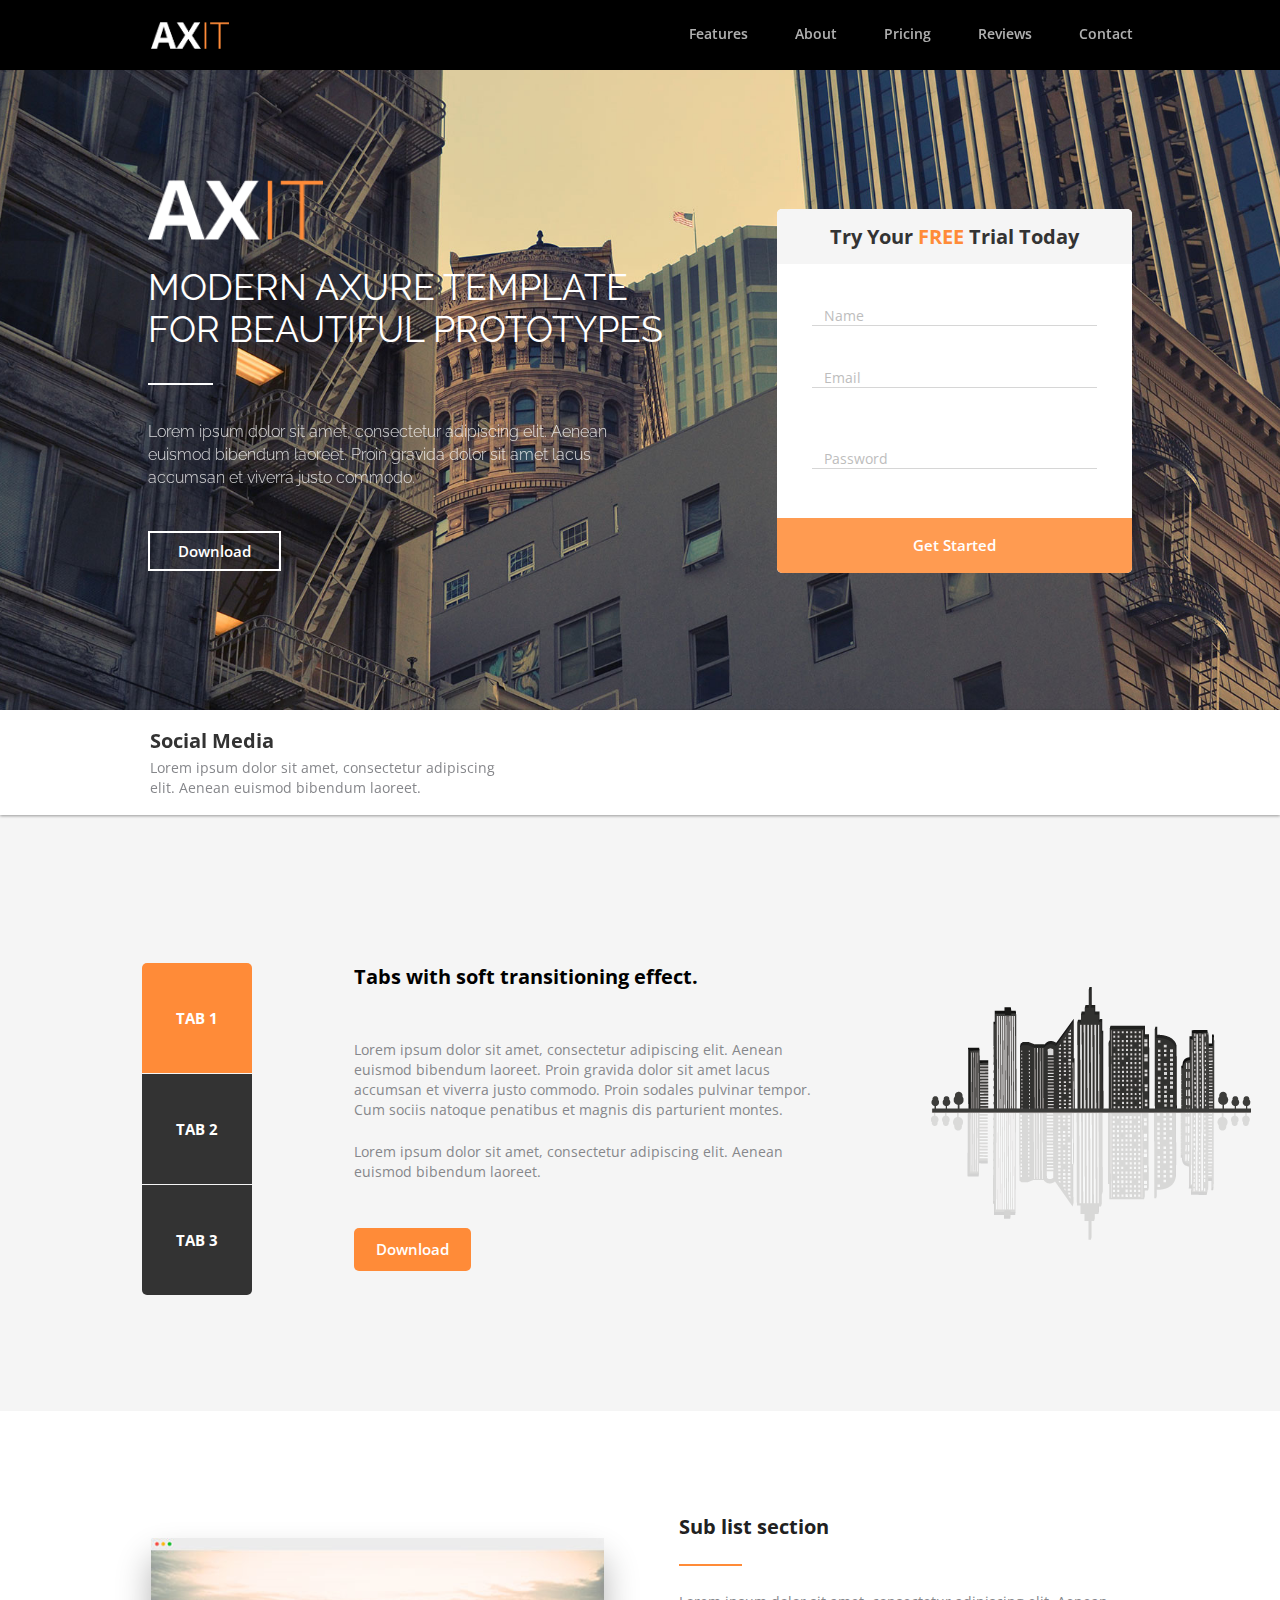
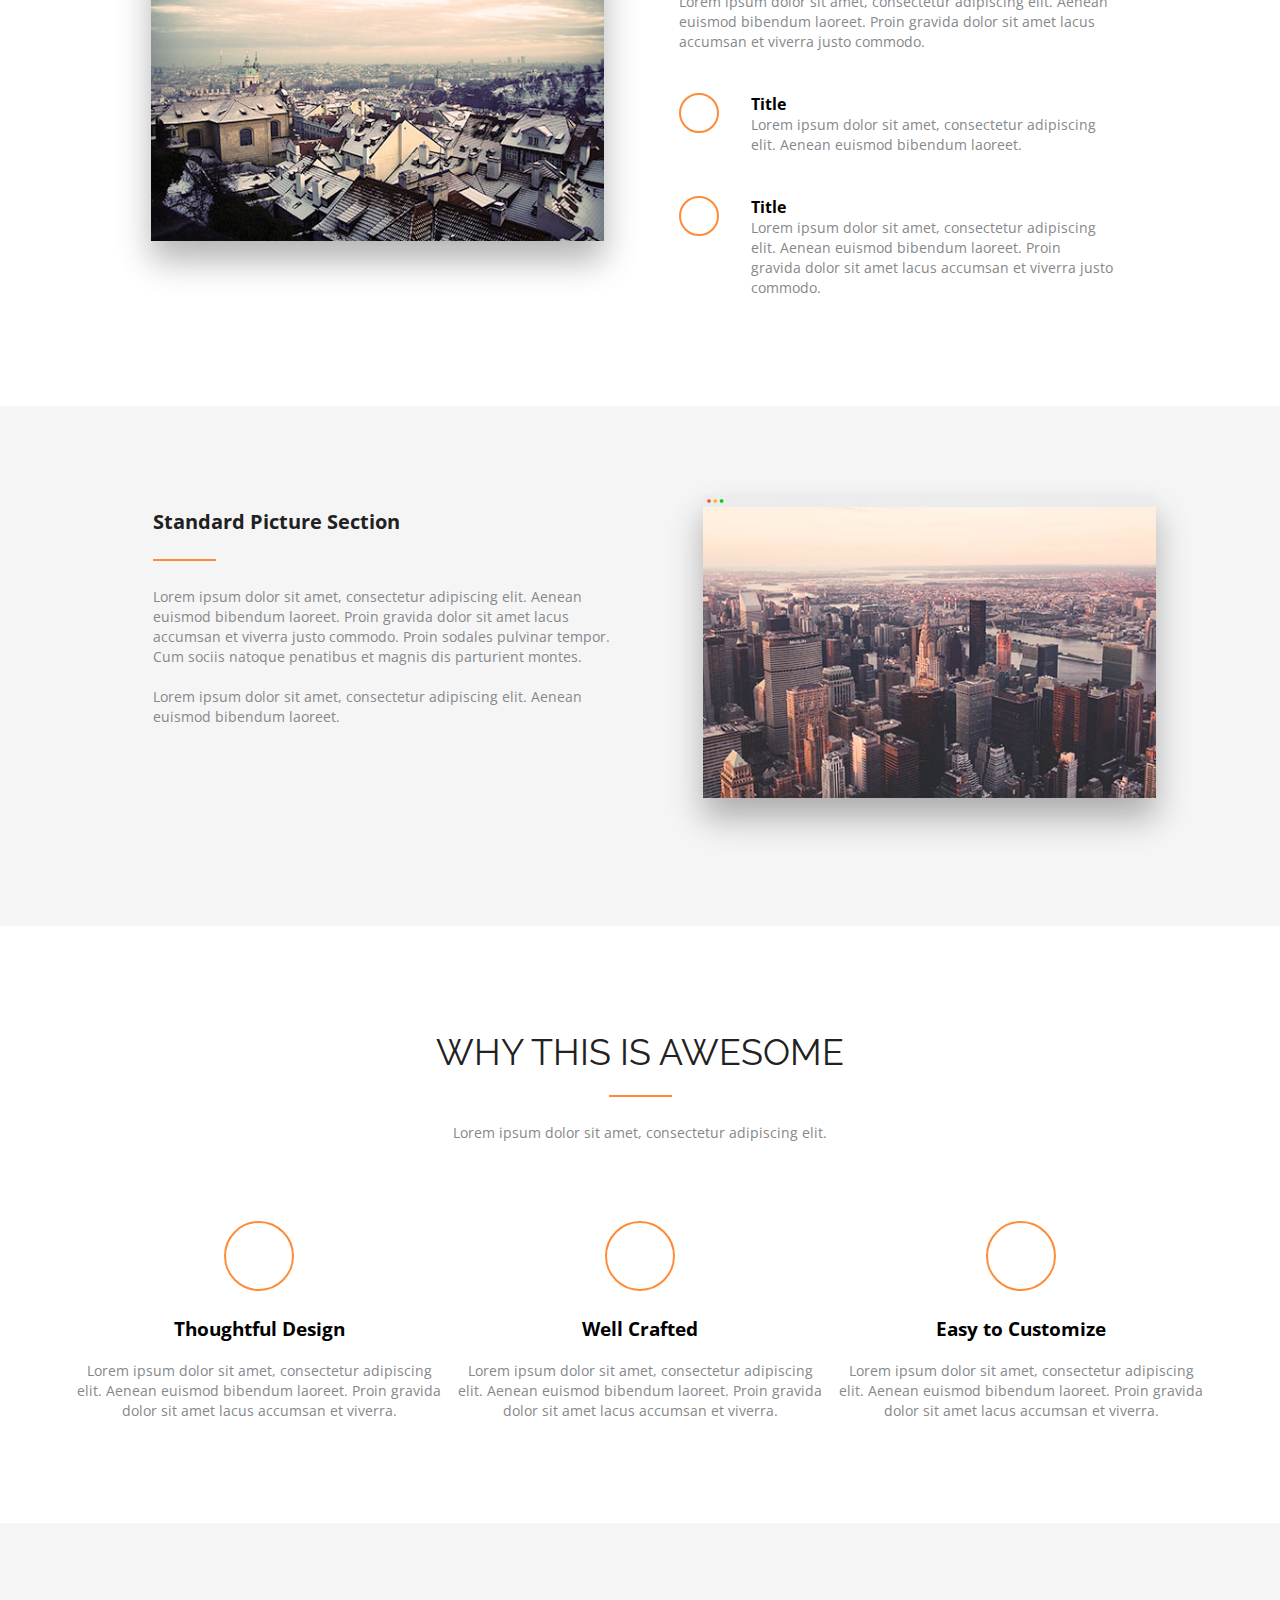
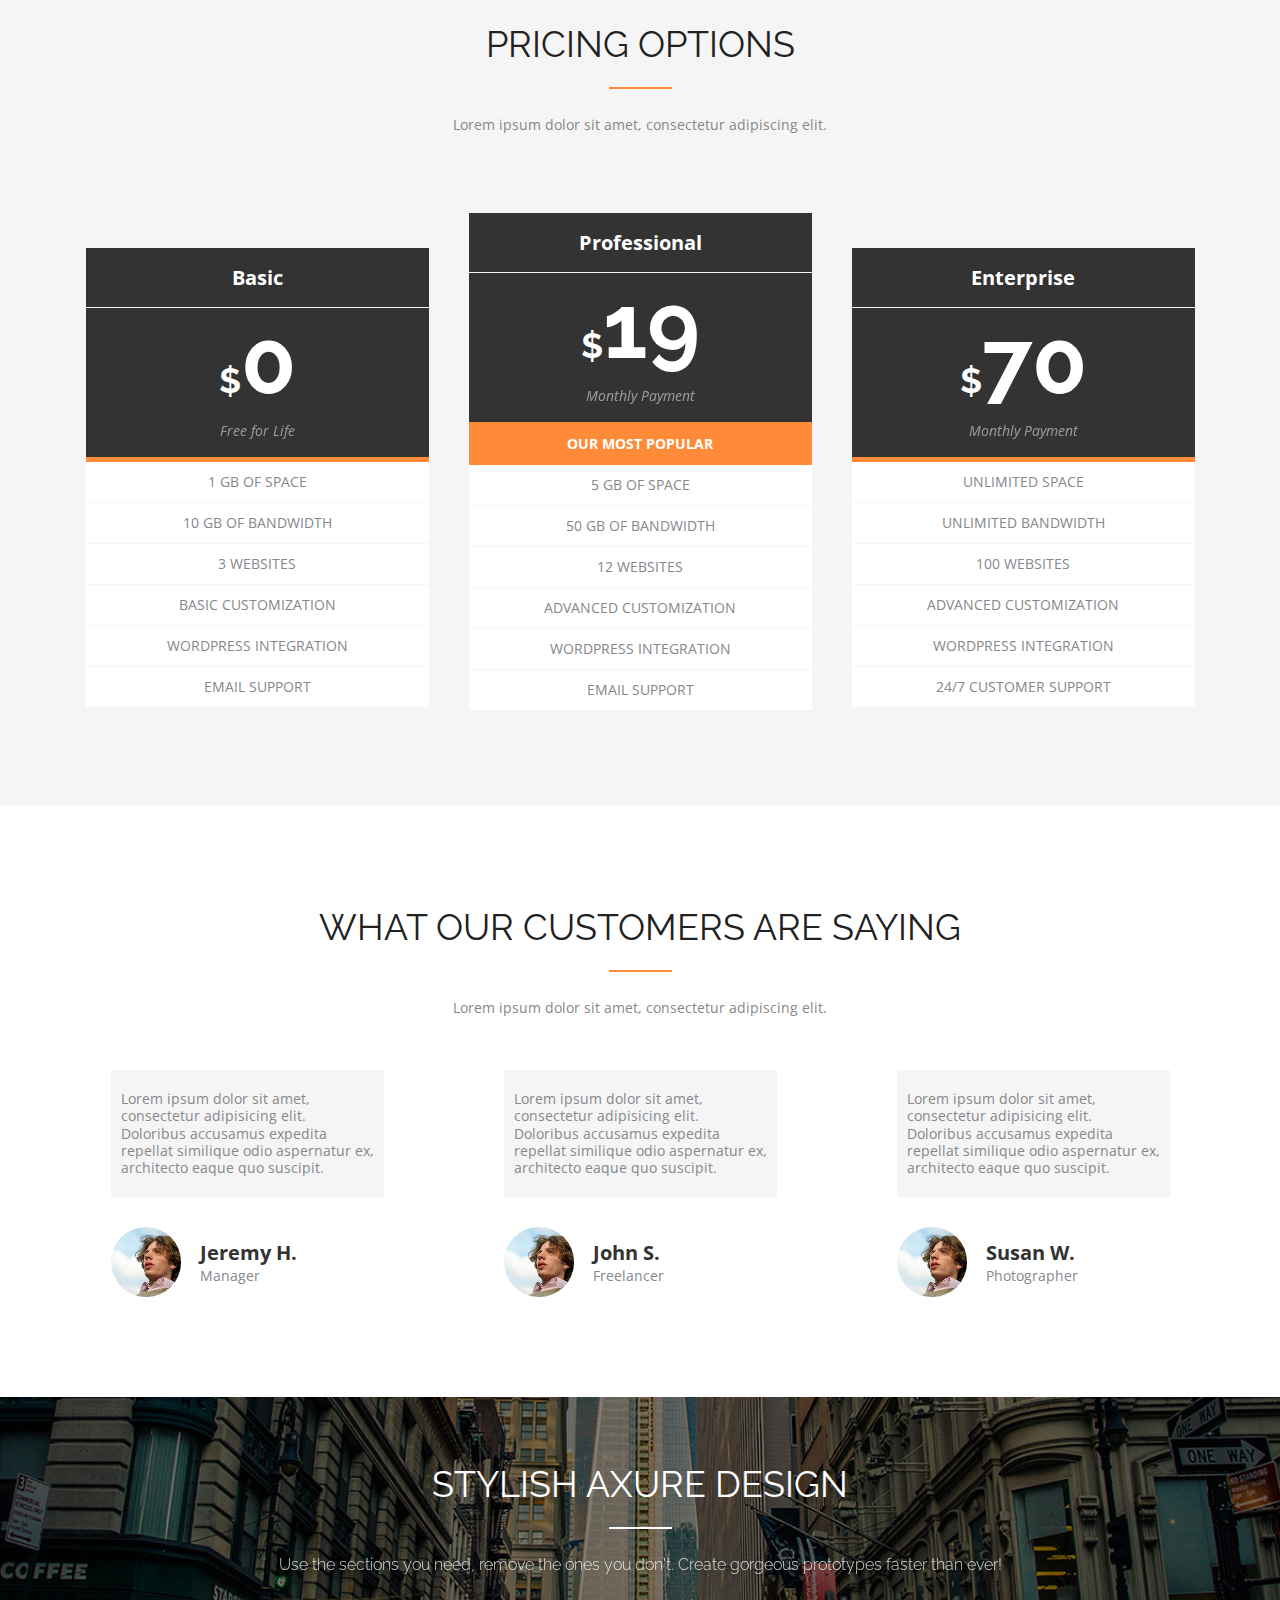
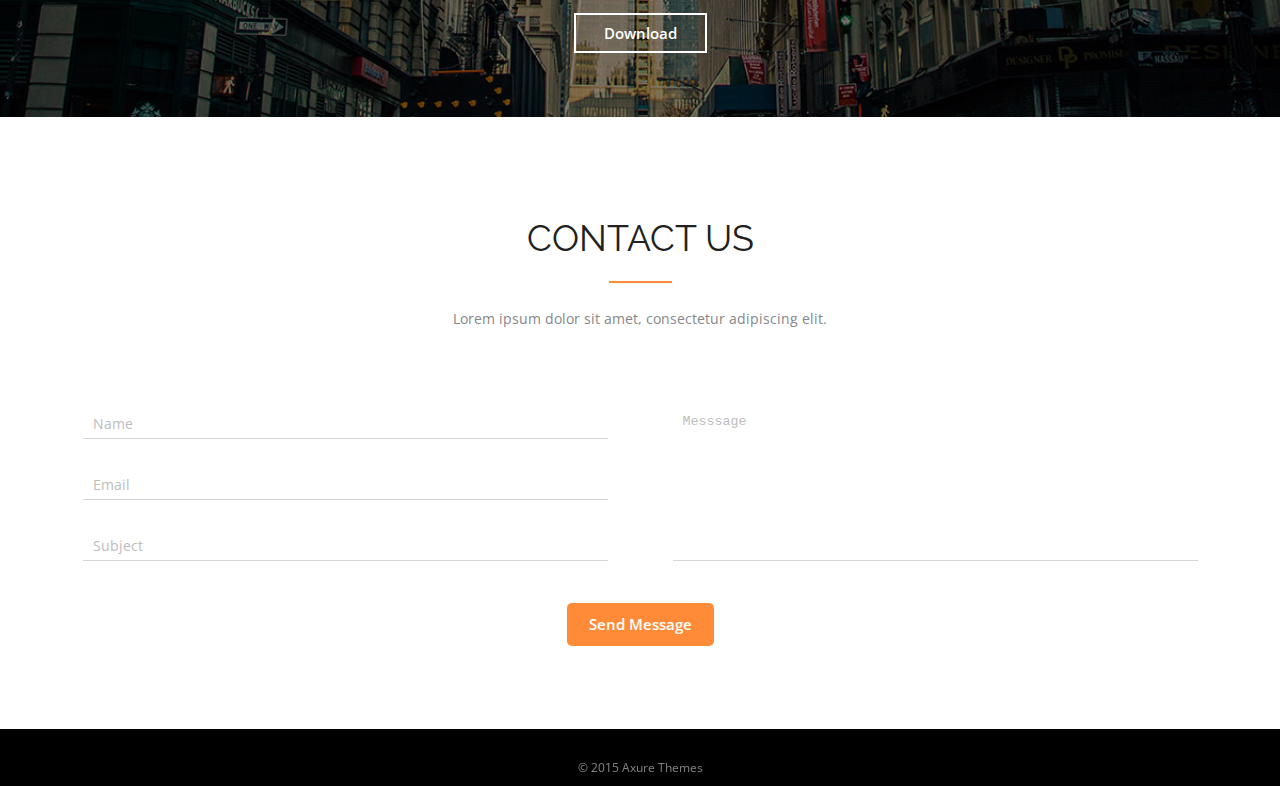
<file: axit/index.html>
<!DOCTYPE html>
<html lang="en">

<head>
  <meta charset="UTF-8">
  <meta name="viewport" content="width=device-width, initial-scale=1.0">
  <link rel="stylesheet" href="https://cdnjs.cloudflare.com/ajax/libs/font-awesome/6.4.2/css/all.min.css" integrity="sha512-z3gLpd7yknf1YoNbCzqRKc4qyor8gaKU1qmn+CShxbuBusANI9QpRohGBreCFkKxLhei6S9CQXFEbbKuqLg0DA==" crossorigin="anonymous" referrerpolicy="no-referrer" />
  <link rel="preconnect" href="https://fonts.googleapis.com">
  <link rel="preconnect" href="https://fonts.gstatic.com" crossorigin>
  <link href="https://fonts.googleapis.com/css2?family=Open+Sans:ital,wght@0,300;0,400;0,500;0,600;0,700;0,800;1,300;1,400;1,500;1,600;1,700;1,800&family=Raleway:ital,wght@0,100;0,200;0,300;0,400;0,500;0,600;0,700;0,800;0,900;1,100;1,200;1,300;1,400;1,500;1,600;1,700;1,800;1,900&display=swap" rel="stylesheet">
  <link rel="stylesheet" href="./assets/css/index.css">
  <title>Axit</title>
</head>

<body>
  <div class="site-wrapper">
    <header>
      <div class="main-container">
        <img src="./assets/images/header-logo.svg" alt="logo">
        <nav>
          <ul>
            <li><a href="#">Features</a></li>
            <li><a href="#">About</a></li>
            <li><a href="#">Pricing</a></li>
            <li><a href="#">Reviews</a></li>
            <li><a href="#">Contact</a></li>
          </ul>
        </nav>
      </div>
    </header>

    <main>
      <section class="section-1">
        <div class="main-container">
          <div class="left">
            <img src="./assets/images/header-logo.svg" alt="logo" class="logo">
            <h1>MODERN AXURE TEMPLATE FOR BEAUTIFUL PROTOTYPES</h1>
            <div class="line"></div>
            <p>Lorem ipsum dolor sit amet, consectetur adipiscing elit. Aenean euismod bibendum laoreet. Proin gravida dolor sit amet lacus accumsan et viverra justo commodo.</p>
            <button class="btn">Download</button>
          </div>

          <div class="right">
            <p>Try Your <span>FREE</span> Trial Today</p>
            <form>
              <input type="text" placeholder="Name">
              <input type="email" placeholder="Email">
              <input type="password" placeholder="Password">
              <button class="btn" type="submit">Get Started</button>
            </form>
          </div>
        </div>
      </section>

      <section class="section-2">
        <div class="main-container">
          <div class="left">
            <h3>Social Media</h3>
            <p>Lorem ipsum dolor sit amet, consectetur adipiscing elit. Aenean euismod bibendum laoreet.</p>
          </div>

          <div class="right">
            <a href="#"><i class="fa-brands fa-facebook-f"></i></a>
            <a href="#"><i class="fa-brands fa-twitter"></i></a>
            <a href="#"><i class="fa-brands fa-google-plus-g"></i></a>
            <a href="#"><i class="fa-brands fa-pinterest"></i></a>
            <a href="#"><i class="fa-brands fa-instagram"></i></a>
            <a href="#"><i class="fa-brands fa-stumbleupon"></i></a>
            <a href="#"><i class="fa-solid fa-wifi"></i></a>
          </div>
        </div>
      </section>

      <section class="section-3">
        <div class="main-container">
          <div class="left">
            <div class="item-1">
              TAB 1
            </div>
            <div>
              TAB 2
            </div>
            <div class="item-3">
              TAB 3
            </div>
          </div>

          <div class="middle">
            <h3>Tabs with soft transitioning effect.</h3>
            <p>Lorem ipsum dolor sit amet, consectetur adipiscing elit. Aenean euismod bibendum laoreet. Proin gravida dolor sit amet lacus accumsan et viverra justo commodo. Proin sodales pulvinar tempor. Cum sociis natoque penatibus et magnis dis parturient montes.</p>
            <br>
            <p>Lorem ipsum dolor sit amet, consectetur adipiscing elit. Aenean euismod bibendum laoreet.</p>
            <button class="btn">Download</button>
          </div>

          <div class="right">
            <img src="./assets/images/section-3-1.png" alt="city">
          </div>
        </div>
      </section>

      <section class="section-4">
        <div class="main-container">
          <div class="left">
            <img src="./assets/images/section-4-1.png" alt="city">
          </div>

          <div class="right">
            <h3>Sub list section</h3>
            <div class="line"></div>
            <p>Lorem ipsum dolor sit amet, consectetur adipiscing elit. Aenean euismod bibendum laoreet. Proin gravida dolor sit amet lacus accumsan et viverra justo commodo.</p>

            <div class="item">
              <div class="icon-wrapper">
                <i class="fa-solid fa-cloud-arrow-up"></i>
              </div>
              <div class="text">
                <h4>Title</h4>
                <p>Lorem ipsum dolor sit amet, consectetur adipiscing elit. Aenean euismod bibendum laoreet.</p>
              </div>
            </div>

            <div class="item">
              <div class="icon-wrapper">
                <i class="fa-solid fa-cloud-arrow-down"></i>
              </div>
              <div class="text">
                <h4>Title</h4>
                <p>Lorem ipsum dolor sit amet, consectetur adipiscing elit. Aenean euismod bibendum laoreet. Proin gravida dolor sit amet lacus accumsan et viverra justo commodo.</p>
              </div>
            </div>
          </div>
        </div>
      </section>

      <section class="section-5">
        <div class="main-container">
          <div class="left">
            <h3>Standard Picture Section</h3>
            <div class="line"></div>
            <p>Lorem ipsum dolor sit amet, consectetur adipiscing elit. Aenean euismod bibendum laoreet. Proin gravida dolor sit amet lacus accumsan et viverra justo commodo. Proin sodales pulvinar tempor. Cum sociis natoque penatibus et magnis dis parturient montes.</p>
            <br>
            <p>Lorem ipsum dolor sit amet, consectetur adipiscing elit. Aenean euismod bibendum laoreet.</p>
          </div>

          <div class="right">
            <img src="./assets/images/section-5-1.png" alt="city">
          </div>
        </div>
      </section>

      <section class="section-6">
        <div class="main-container">
          <h2>WHY THIS IS AWESOME</h2>
          <div class="line"></div>
          <p>Lorem ipsum dolor sit amet, consectetur adipiscing elit.</p>

          <div class="cards-container">
            <div class="card">
              <div class="icon-wrapper">
                <i class="fa-regular fa-lightbulb"></i>
              </div>
              <h3>Thoughtful Design</h3>
              <p>Lorem ipsum dolor sit amet, consectetur adipiscing elit. Aenean euismod bibendum laoreet. Proin gravida dolor sit amet lacus accumsan et viverra.</p>
            </div>
            <div class="card">
              <div class="icon-wrapper">
                <i class="fa-regular fa-keyboard"></i>
              </div>
              <h3>Well Crafted</h3>
              <p>Lorem ipsum dolor sit amet, consectetur adipiscing elit. Aenean euismod bibendum laoreet. Proin gravida dolor sit amet lacus accumsan et viverra.</p>
            </div>
            <div class="card">
              <div class="icon-wrapper">
                <i class="fa-solid fa-bolt-lightning"></i>
              </div>
              <h3>Easy to Customize</h3>
              <p>Lorem ipsum dolor sit amet, consectetur adipiscing elit. Aenean euismod bibendum laoreet. Proin gravida dolor sit amet lacus accumsan et viverra.</p>
            </div>
          </div>
        </div>
      </section>

      <section class="section-7">
        <div class="main-container">
          <h2>PRICING OPTIONS</h2>
          <div class="line"></div>
          <p>Lorem ipsum dolor sit amet, consectetur adipiscing elit.</p>

          <div class="cards-container">
            <div class="card">
              <h4>Basic</h4>
              <div class="price">
                <p class="number"><span>$</span>0</p>
                <p class="text">Free for Life</p>
              </div>
              <div class="line"></div>
              <div class="bottom">
                <p>1 gb of space</p>
                <p>10 gb of bandwidth</p>
                <p>3 websites</p>
                <p>basic customization</p>
                <p>wordpress integration</p>
                <p>email support</p>
              </div>
            </div>

            <div class="card">
              <h4>Professional</h4>
              <div class="price">
                <p class="number"><span>$</span>19</p>
                <p class="text">Monthly Payment</p>
              </div>
              <div class="line">OUR MOST POPULAR</div>
              <div class="bottom">
                <p>5 gb of space</p>
                <p>50 gb of bandwidth</p>
                <p>12 websites</p>
                <p>advanced customization</p>
                <p>wordpress integration</p>
                <p>email support</p>
              </div>
            </div>

            <div class="card">
              <h4>Enterprise</h4>
              <div class="price">
                <p class="number"><span>$</span>70</p>
                <p class="text">Monthly Payment</p>
              </div>
              <div class="line"></div>
              <div class="bottom">
                <p>unlimited space</p>
                <p>unlimited bandwidth</p>
                <p>100 websites</p>
                <p>advanced customization</p>
                <p>wordpress integration</p>
                <p>24/7 customer support</p>
              </div>
            </div>
          </div>
        </div>
      </section>

      <section class="section-8">
        <div class="main-container">
          <h2>WHAT OUR CUSTOMERS ARE SAYING</h2>
          <div class="line"></div>
          <p>Lorem ipsum dolor sit amet, consectetur adipiscing elit.</p>

          <div class="cards-container">
            <div class="card">
              <p class="text-top">Lorem ipsum dolor sit amet, consectetur adipisicing elit. Doloribus accusamus expedita repellat similique odio aspernatur ex, architecto eaque quo suscipit.</p>
              <div class="author">
                <img src="./assets/images/section-8-1.png" alt="person">
                <div class="text">
                  <h3>Jeremy H.</h3>
                  <p>Manager</p>
                </div>
              </div>
            </div>

            <div class="card">
              <p class="text-top">Lorem ipsum dolor sit amet, consectetur adipisicing elit. Doloribus accusamus expedita repellat similique odio aspernatur ex, architecto eaque quo suscipit.</p>
              <div class="author">
                <img src="./assets/images/section-8-1.png" alt="person">
                <div class="text">
                  <h3>John S.</h3>
                  <p>Freelancer</p>
                </div>
              </div>
            </div>

            <div class="card">
              <p class="text-top">Lorem ipsum dolor sit amet, consectetur adipisicing elit. Doloribus accusamus expedita repellat similique odio aspernatur ex, architecto eaque quo suscipit.</p>
              <div class="author">
                <img src="./assets/images/section-8-1.png" alt="person">
                <div class="text">
                  <h3>Susan W.</h3>
                  <p>Photographer</p>
                </div>
              </div>
            </div>
          </div>
        </div>
      </section>

      <section class="section-9">
        <div class="main-container">
          <h2>STYLISH AXURE DESIGN</h2>
          <div class="line"></div>
          <p>Use the sections you need, remove the ones you don't. Create gorgeous prototypes faster than ever!</p>
          <button class="btn">Download</button>
        </div>
      </section>

      <section class="section-10">
        <div class="main-container">
          <h2>CONTACT US</h2>
          <div class="line"></div>
          <p>Lorem ipsum dolor sit amet, consectetur adipiscing elit.</p>

          <form>
            <div class="flex-container">
              <div class="left">
                <input type="text" placeholder="Name">
                <input type="email" placeholder="Email">
                <input type="text" placeholder="Subject">
              </div>

              <div class="right">
                <textarea placeholder="Messsage"></textarea>
              </div>
            </div>
            <button class="btn">Send Message</button>
          </form>
        </div>
      </section>
    </main>

    <footer>
      <div class="main-container">
        <div class="icons-container">
          <a href="#"><i class="fa-brands fa-facebook-f"></i></a>
          <a href="#"><i class="fa-brands fa-twitter"></i></a>
          <a href="#"><i class="fa-brands fa-google-plus-g"></i></a>
          <a href="#"><i class="fa-brands fa-pinterest"></i></a>
          <a href="#"><i class="fa-brands fa-instagram"></i></a>
          <a href="#"><i class="fa-brands fa-stumbleupon"></i></a>
          <a href="#"><i class="fa-solid fa-wifi"></i></a>
        </div>
        <p>&copy; 2015 Axure Themes</p>
      </div>
    </footer>
  </div>
</body>

</html>
</file>
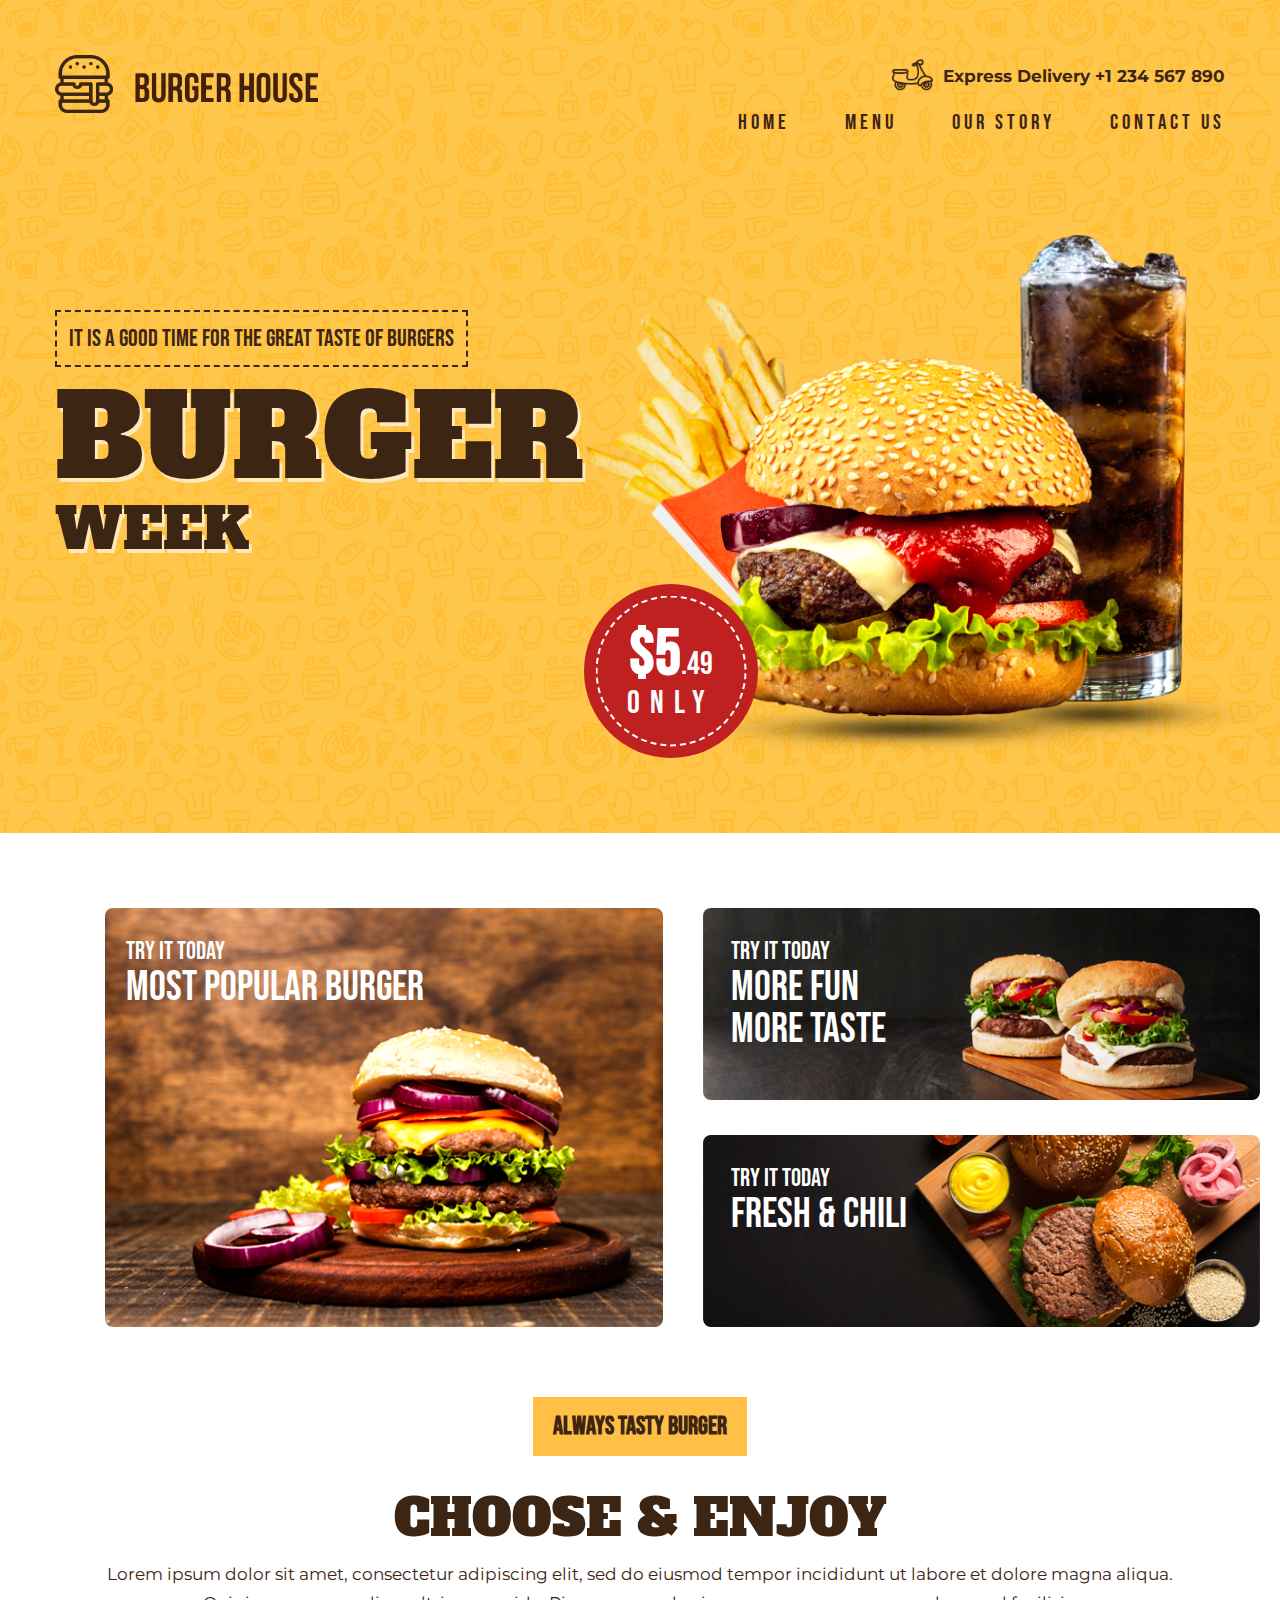
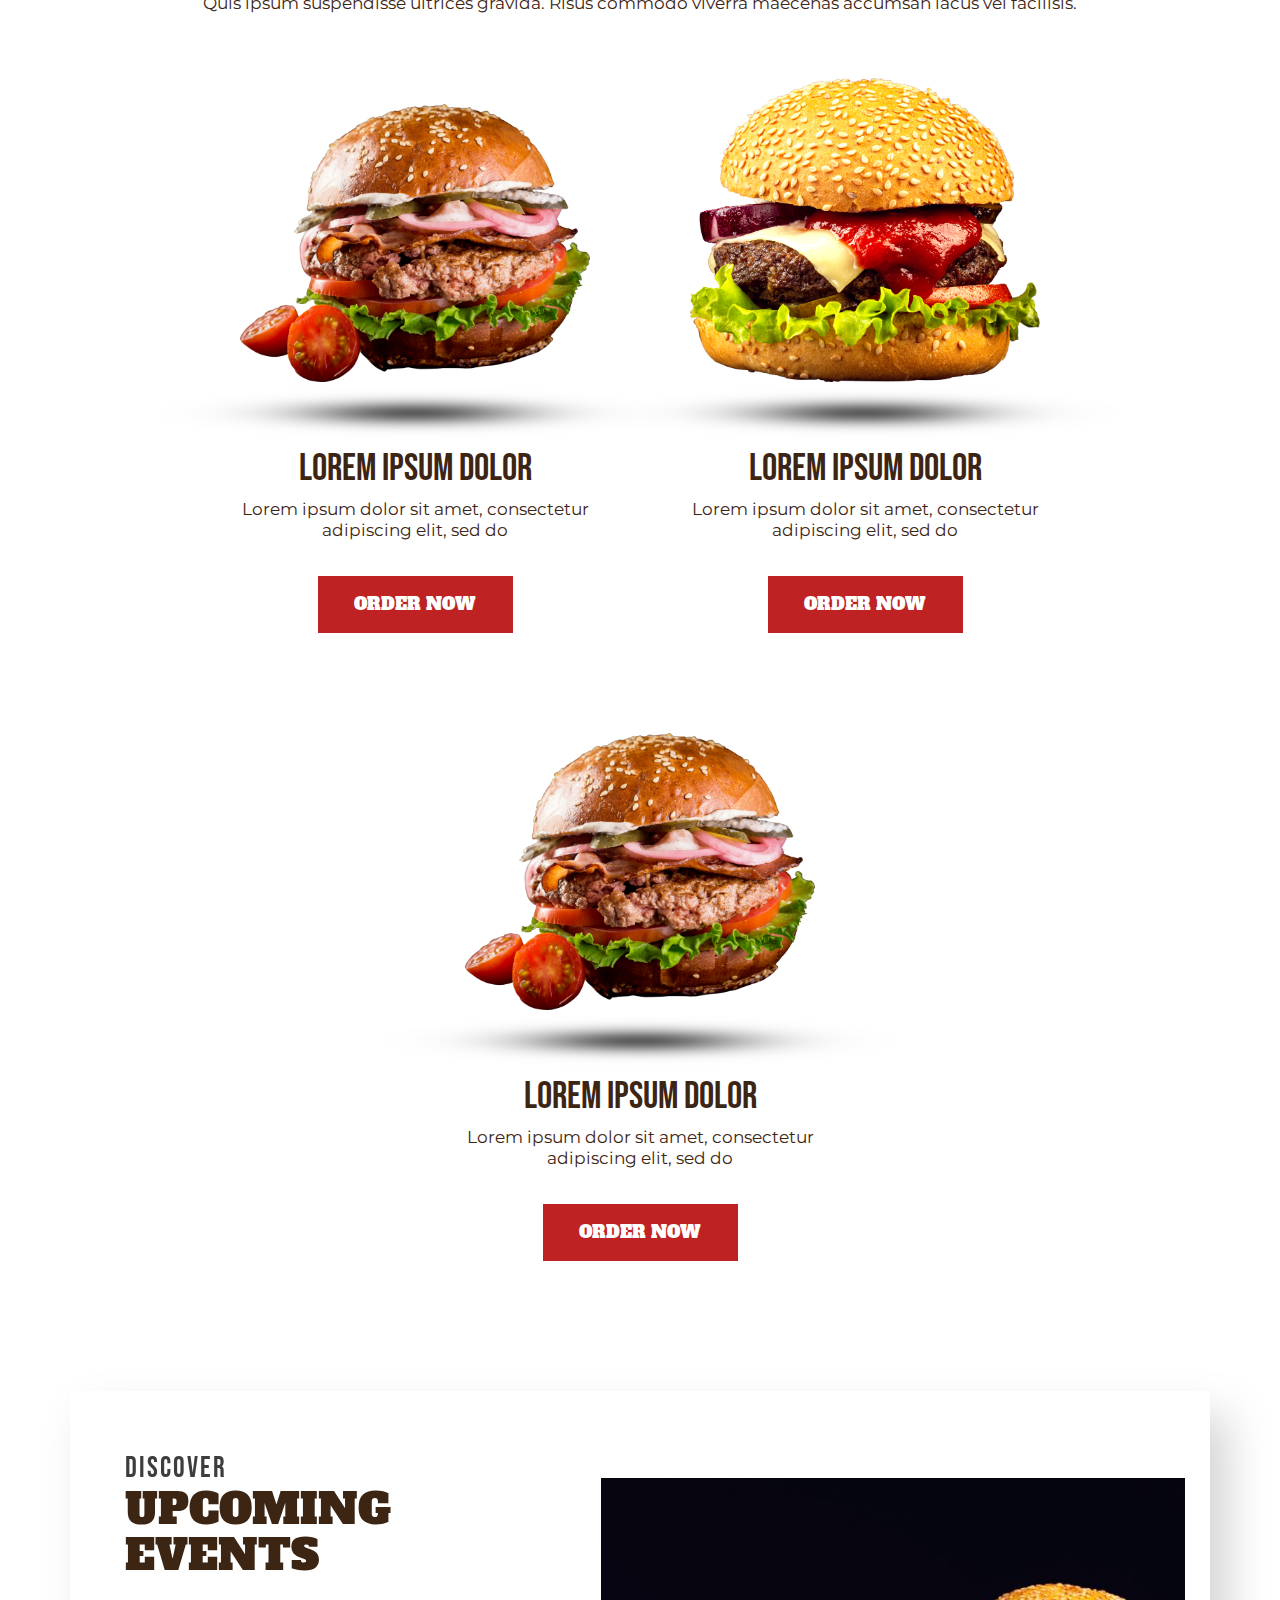
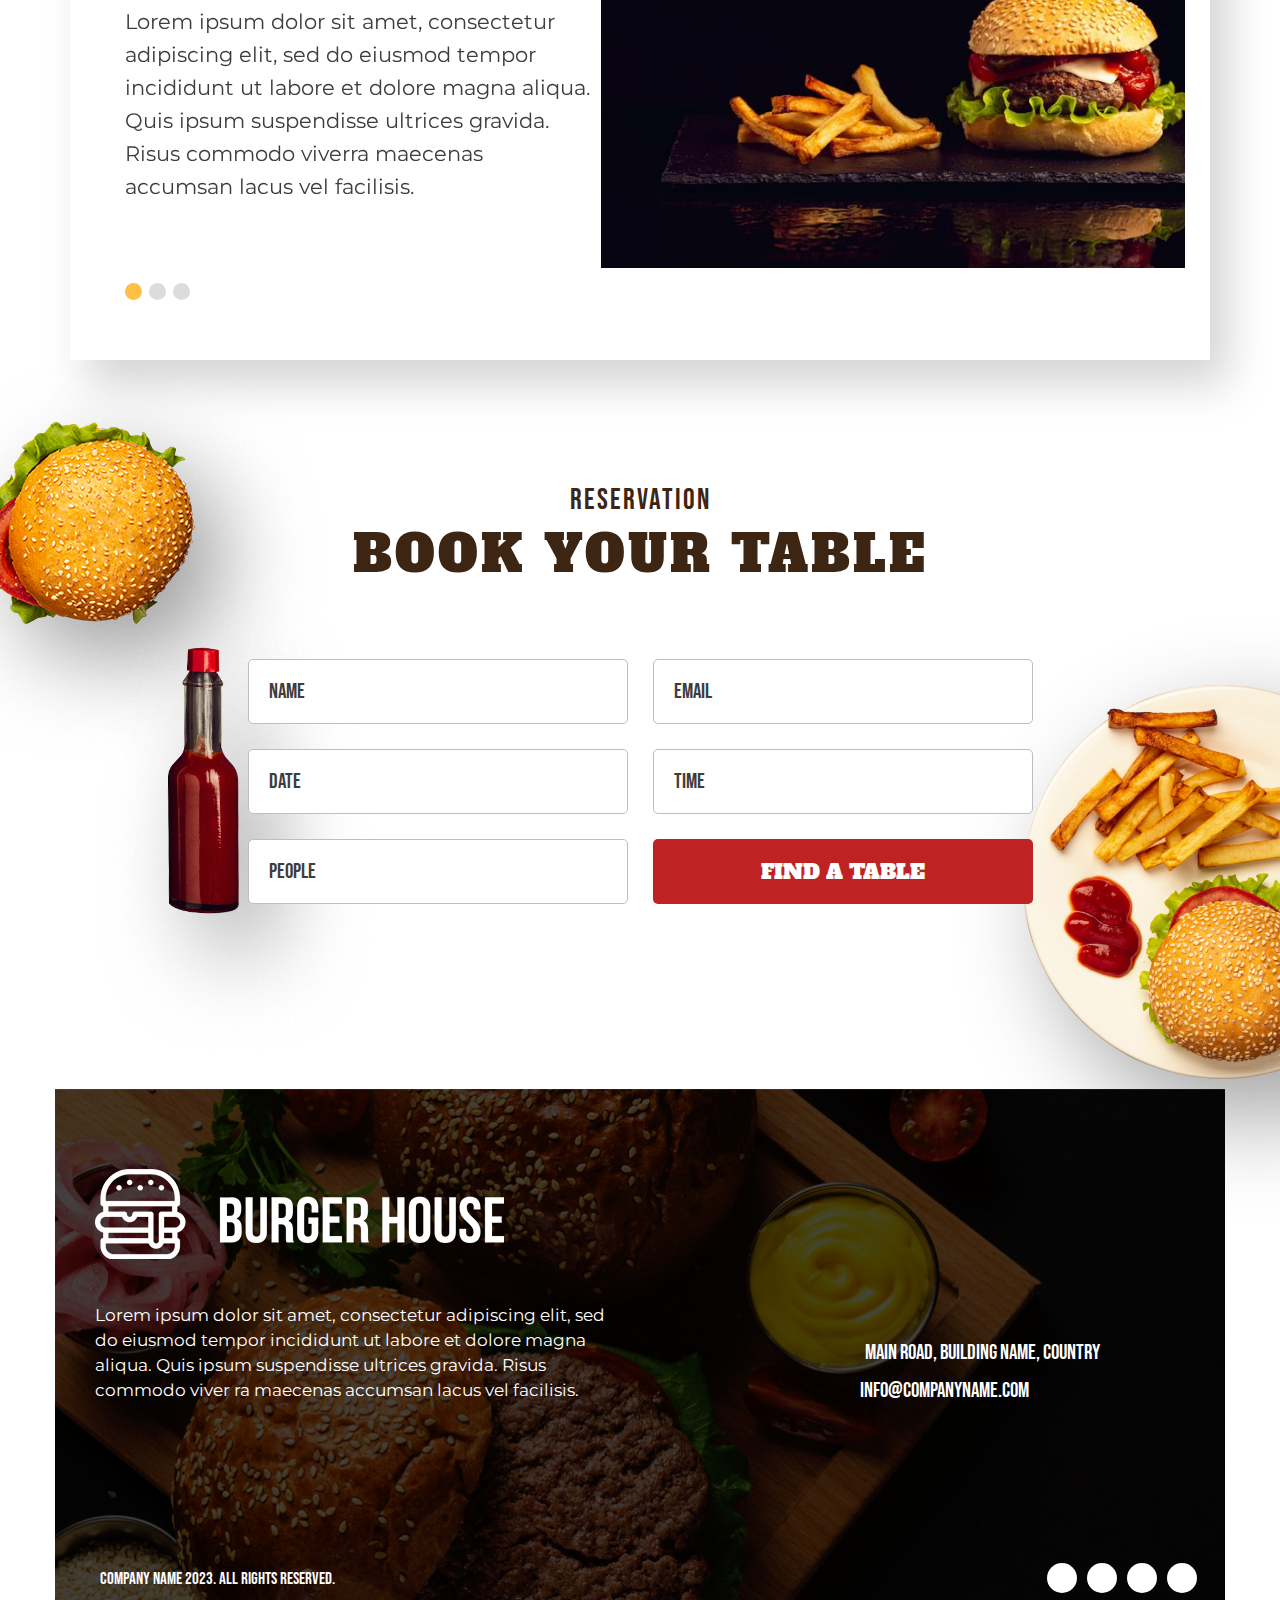
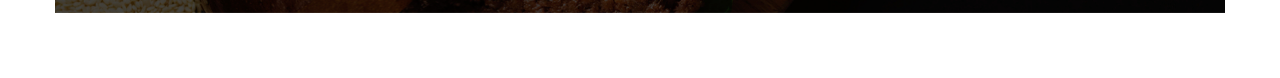
<file: burgers-wide/index.html>
<!DOCTYPE html>
<html lang="en">

<head>
  <meta charset="UTF-8">
  <meta name="viewport" content="width=device-width, initial-scale=1.0">
  <link rel="stylesheet" href="https://cdnjs.cloudflare.com/ajax/libs/font-awesome/6.4.2/css/all.min.css" integrity="sha512-z3gLpd7yknf1YoNbCzqRKc4qyor8gaKU1qmn+CShxbuBusANI9QpRohGBreCFkKxLhei6S9CQXFEbbKuqLg0DA==" crossorigin="anonymous" referrerpolicy="no-referrer" />
  <link rel="preconnect" href="https://fonts.googleapis.com">
  <link rel="preconnect" href="https://fonts.gstatic.com" crossorigin>
  <link href="https://fonts.googleapis.com/css2?family=Alfa+Slab+One&family=Bebas+Neue&family=Montserrat:ital,wght@0,100;0,200;0,300;0,400;0,500;0,600;0,700;0,800;0,900;1,100;1,200;1,300;1,400;1,500;1,600;1,700;1,800;1,900&display=swap" rel="stylesheet">
  <link rel="stylesheet" href="https://cdnjs.cloudflare.com/ajax/libs/font-awesome/6.5.1/css/all.min.css" integrity="sha512-DTOQO9RWCH3ppGqcWaEA1BIZOC6xxalwEsw9c2QQeAIftl+Vegovlnee1c9QX4TctnWMn13TZye+giMm8e2LwA==" crossorigin="anonymous" referrerpolicy="no-referrer" />
  <link rel="stylesheet" href="./assets/css/index.css">
  <title>Burgers</title>
</head>

<body>
  <div class="site-wrapper">
    <header>
      <div class="main-container">
        <div class="top">
          <img class="logo" src="./assets/images/header-logo.png" alt="logo">

          <div class="right">
            <div class="right-top">
              <img class="scooter" src="./assets/images/header-scooter.png" alt="scooter">
              <p>Express Delivery +1 234 567 890</p>
            </div>
            <nav>
              <ul>
                <li><a href="#">home</a></li>
                <li><a href="#">menu</a></li>
                <li><a href="#">our story</a></li>
                <li><a href="#">contact us</a></li>
              </ul>
              <button id="close-nav-btn"><i class="fa-solid fa-xmark"></i></button>
            </nav>
          </div>

          <button id="open-nav-btn"><i class="fa-solid fa-bars"></i></button>
        </div>

        <div class="bottom">
          <div class="left">
            <p>It is a good time for the great taste of burgers</p>
            <h1>burger</h1>
            <h2>week</h2>
          </div>

          <div class="right">
            <div class="price">
              <p><span>$5</span>.49</p>
              <p>only</p>
            </div>
            <img src="./assets/images/header-food.png" alt="food" class="food">
          </div>
        </div>
      </div>
    </header>

    <main>
      <section class="section-1">
        <div class="main-container">
          <div class="grid-container">
            <div class="item item-1">
              <p class="small">try it today</p>
              <p class="big">most popular burger</p>
            </div>
            <div class="item item-2">
              <p class="small">try it today</p>
              <p class="big">more fun</p>
              <p class="big">more taste</p>
            </div>
            <div class="item item-3">
              <p class="small">try it today</p>
              <p class="big">fresh & chili</p>
            </div>
          </div>
        </div>
      </section>

      <section class="section-2">
        <div class="main-container">
          <div class="label">always tasty burger</div>
          <h2>choose & enjoy</h2>
          <p class="text">Lorem ipsum dolor sit amet, consectetur adipiscing elit, sed do eiusmod tempor incididunt ut labore et dolore magna aliqua. Quis ipsum suspendisse ultrices gravida. Risus commodo viverra maecenas accumsan lacus vel facilisis.</p>
          <div class="cards-container">
            <div class="card">
              <div class="img-wrapper">
                <img class="burger" src="./assets/images/section-2-1.png" alt="burger">
                <img src="./assets/images/section-2-shadow.png" alt="shadow" class="shadow">
              </div>
              <h3>lorem ipsum dolor</h3>
              <p>Lorem ipsum dolor sit amet, consectetur adipiscing elit, sed do</p>
              <button class="btn">order now</button>
            </div>
            <div class="card">
              <div class="img-wrapper">
                <img class="burger" src="./assets/images/section-2-2.png" alt="burger">
                <img src="./assets/images/section-2-shadow.png" alt="shadow" class="shadow">
              </div>
              <h3>lorem ipsum dolor</h3>
              <p>Lorem ipsum dolor sit amet, consectetur adipiscing elit, sed do</p>
              <button class="btn">order now</button>
            </div>
            <div class="card">
              <div class="img-wrapper">
                <img class="burger" src="./assets/images/section-2-1.png" alt="burger">
                <img src="./assets/images/section-2-shadow.png" alt="shadow" class="shadow">
              </div>
              <h3>lorem ipsum dolor</h3>
              <p>Lorem ipsum dolor sit amet, consectetur adipiscing elit, sed do</p>
              <button class="btn">order now</button>
            </div>
          </div>
        </div>
      </section>

      <section class="section-3">
        <div class="main-container">
          <div class="flex-container">
            <div class="left">
              <p class="before-title">discover</p>
              <h2>upcoming events</h2>
              <p class="text">Lorem ipsum dolor sit amet, consectetur adipiscing elit, sed do eiusmod tempor incididunt ut labore et dolore magna aliqua. Quis ipsum suspendisse ultrices gravida. Risus commodo viverra maecenas accumsan lacus vel facilisis.</p>
              <div class="circles-container">
                <div class="circle"></div>
                <div class="circle"></div>
                <div class="circle"></div>
              </div>
            </div>

            <div class="right">
              <img src="./assets/images/section-3.jpg" alt="burger">
            </div>
          </div>
        </div>
      </section>

      <section class="section-4">
        <div class="main-container">
          <h3 class="z10">reservation</h3>
          <h2 class="z10">book your table</h2>
          <form class="z10">
            <input type="text" placeholder="name">
            <input type="text" placeholder="email">
            <input type="text" placeholder="date">
            <input type="text" placeholder="time">
            <input type="text" placeholder="people">
            <button>find a table</button>
          </form>
          <img src="./assets/images/section-4-1.png" alt="burger" class="img-1">
          <img src="./assets/images/section-4-2.png" alt="plate" class="img-2">
        </div>
      </section>
    </main>

    <footer>
      <div class="main-container">
        <div class="container">
          <div class="flex-container">
            <div class="left">
              <img src="./assets/images/footer-logo.png" alt="logo" class="logo">
              <p>Lorem ipsum dolor sit amet, consectetur adipiscing elit, sed do eiusmod tempor incididunt ut labore et dolore magna aliqua. Quis ipsum suspendisse ultrices gravida. Risus commodo viver ra maecenas accumsan lacus vel facilisis.</p>
            </div>

            <div class="right">
              <div>
                <i class="fa-solid fa-location-dot"></i>
                <p>Main Road, Building Name, Country</p>
              </div>
              <div>
                <i class="fa-solid fa-envelope"></i>
                <p>info@companyname.com</p>
              </div>
            </div>
          </div>

          <div class="copyright">
            <i class="fa-regular fa-copyright"></i>
            <p>Company Name 2023. All rights reserved.</p>
          </div>

          <div class="icons-container">
            <div class="icon-wrapper">
              <a href="https://www.instagram.com/" target="_blank">
                <i class="fa-brands fa-instagram"></i>
              </a>
            </div>
            <div class="icon-wrapper">
              <a href="https://www.facebook.com/" target="_blank">
                <i class="fa-brands fa-facebook-f"></i>
              </a>
            </div>
            <div class="icon-wrapper">
              <a href="https://twitter.com/?lang=en" target="_blank">
                <i class="fa-brands fa-twitter"></i>
              </a>
            </div>
            <div class="icon-wrapper">
              <a href="https://www.whatsapp.com/" target="_blank">
                <i class="fa-brands fa-whatsapp"></i>
              </a>
            </div>
          </div>
        </div>
      </div>
    </footer>
  </div>

  <script src="./assets/js/script.js"></script>
</body>

</html>
</file>
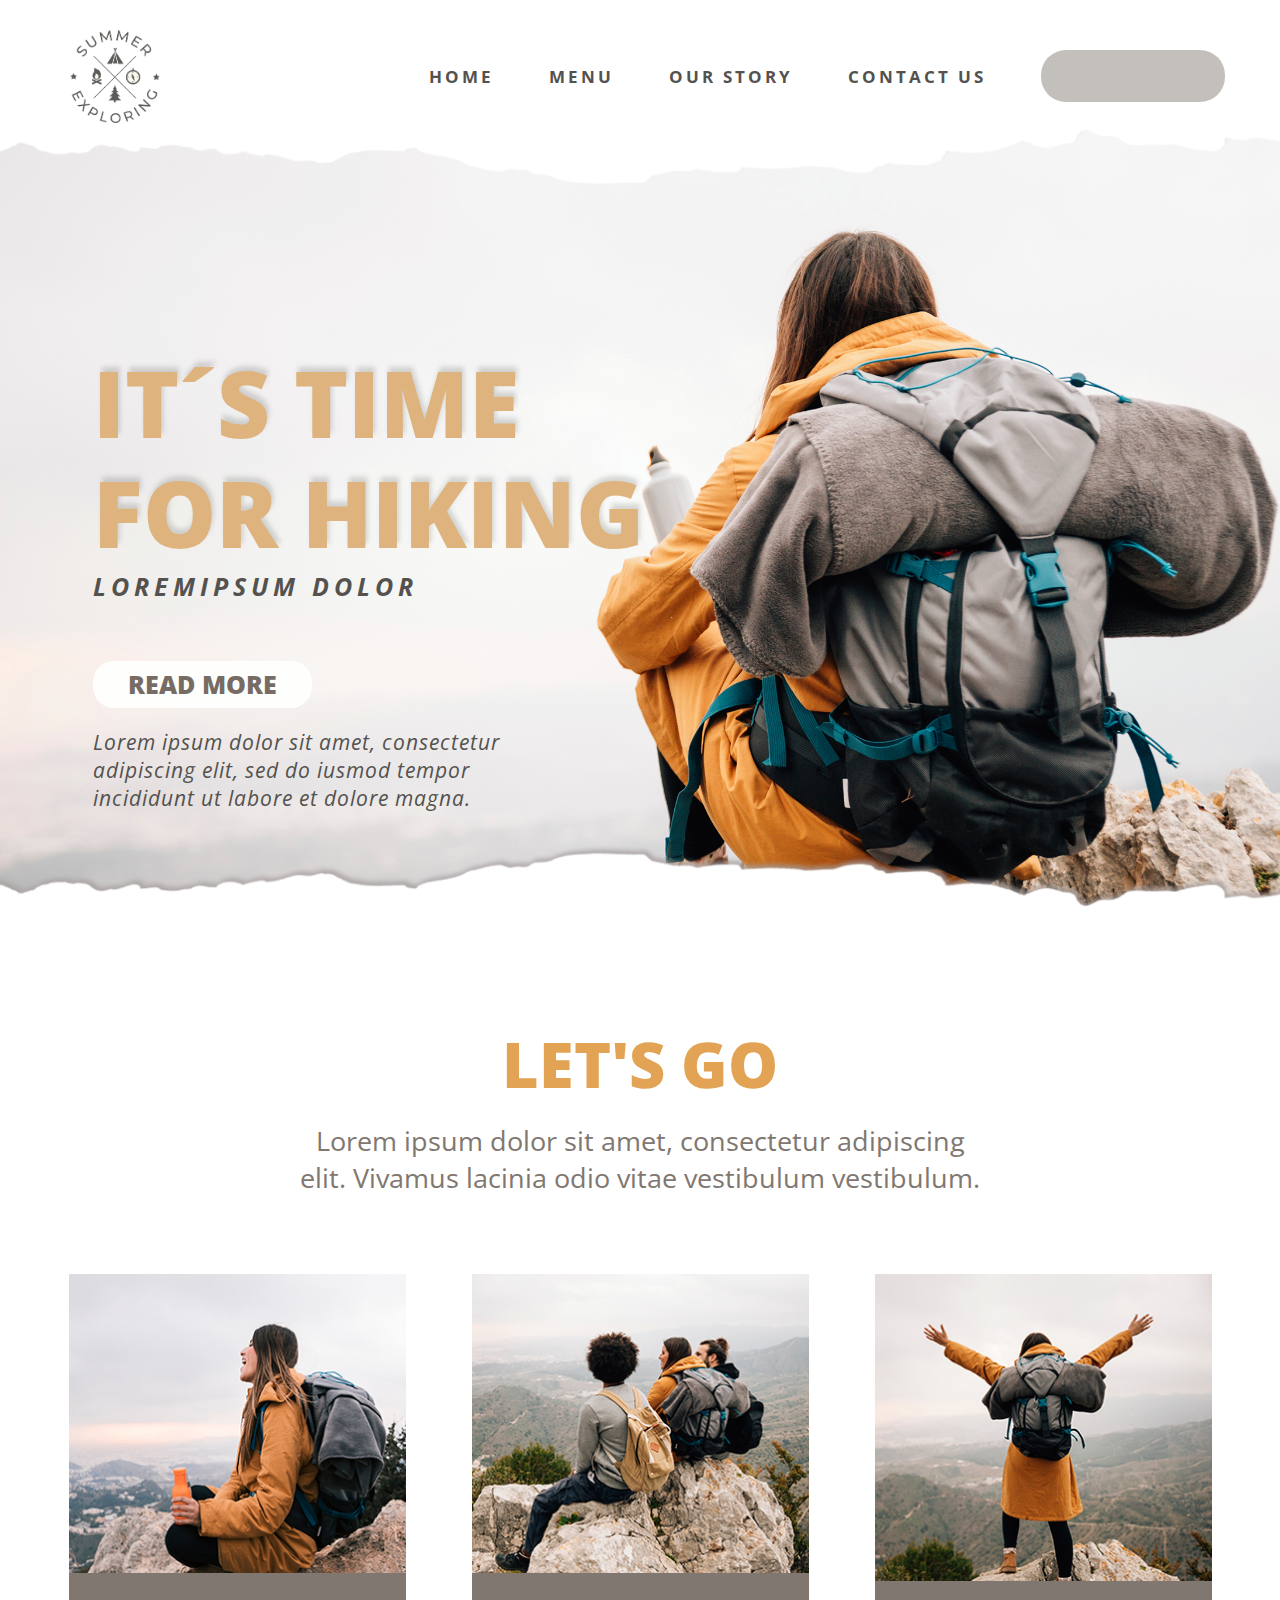
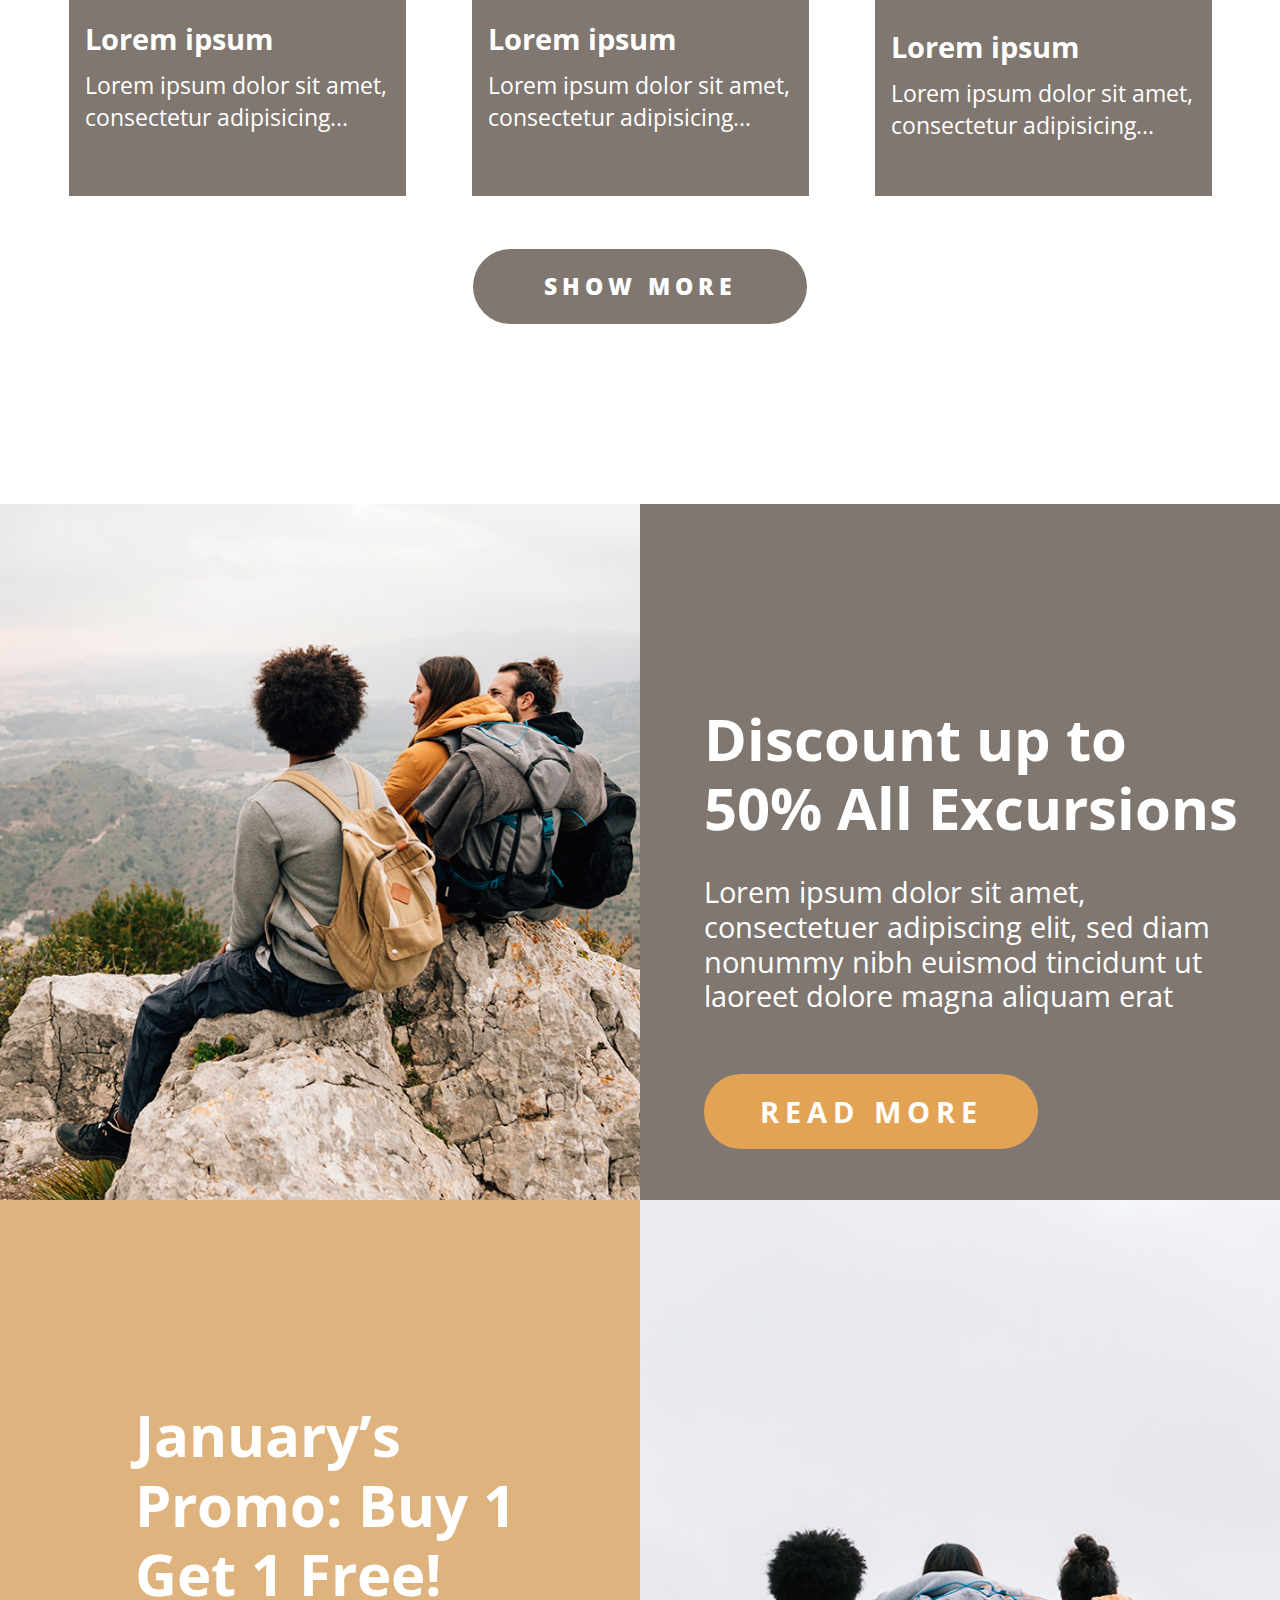
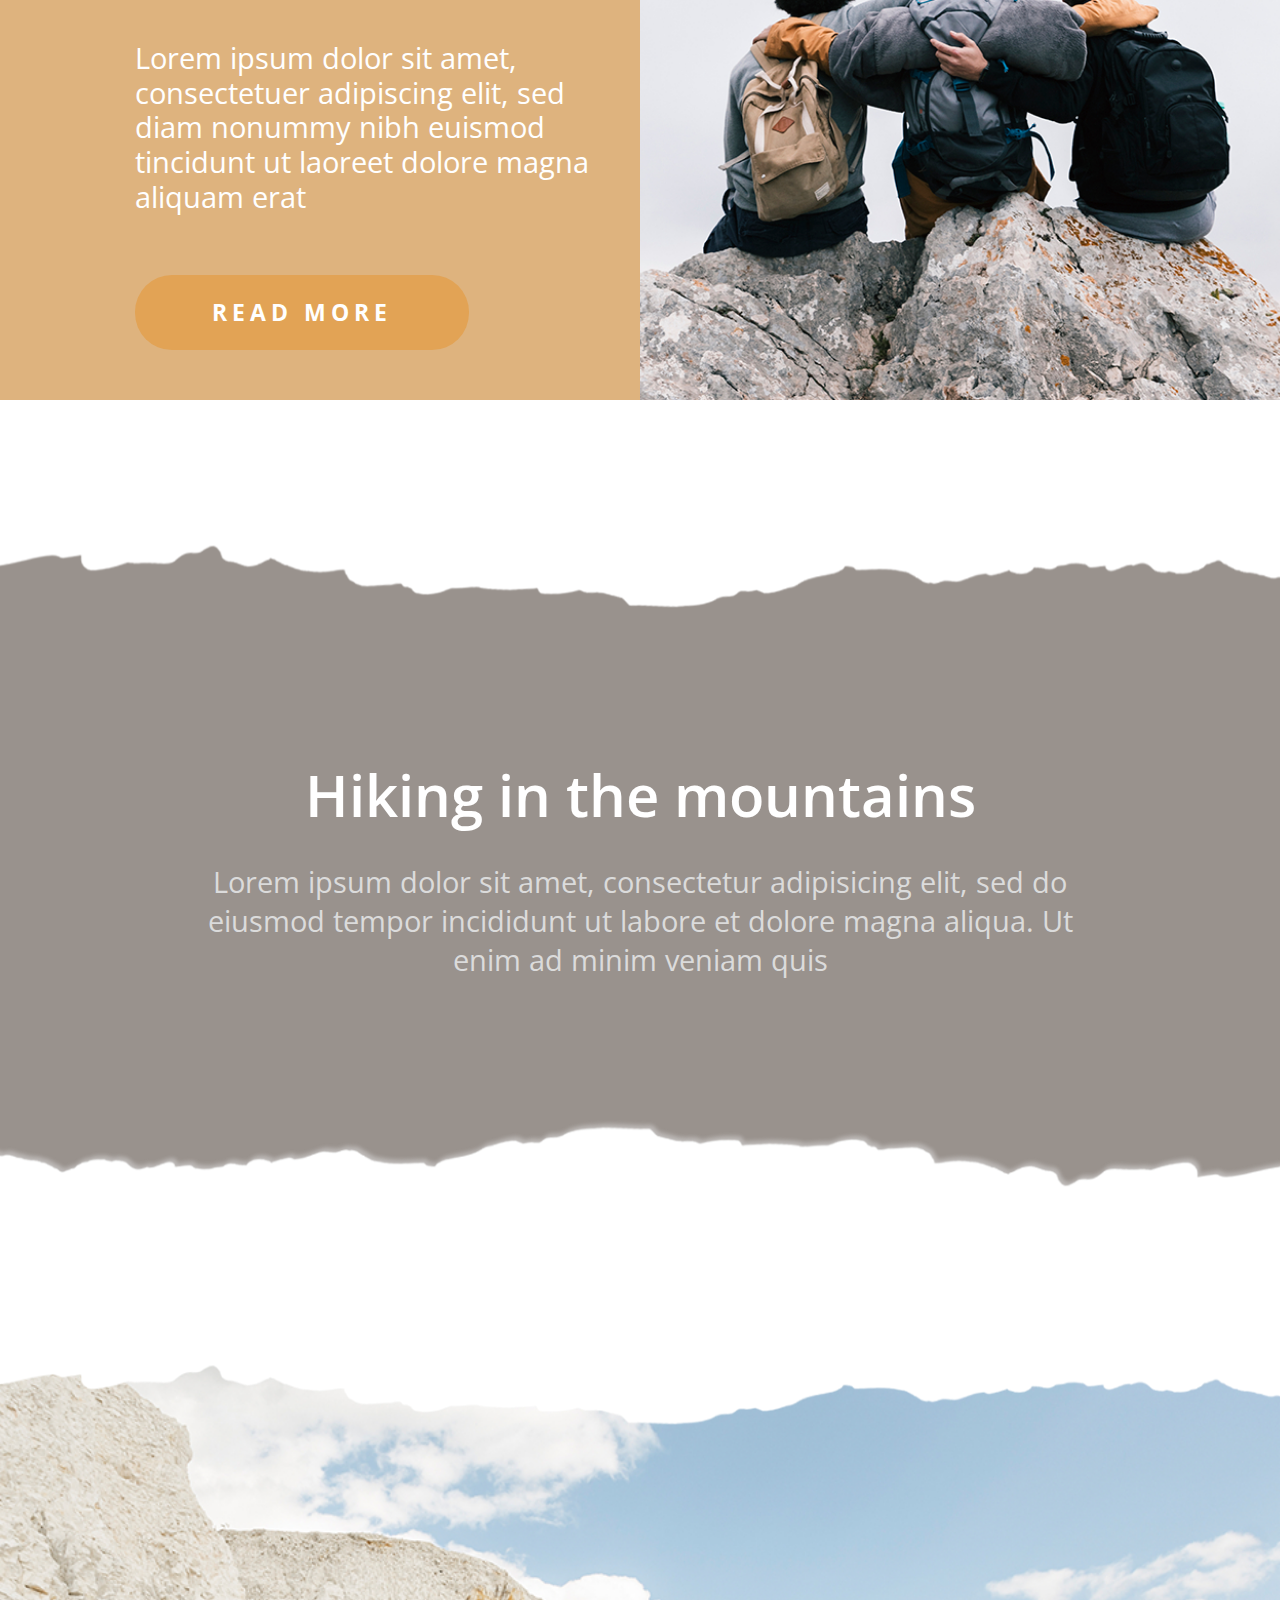
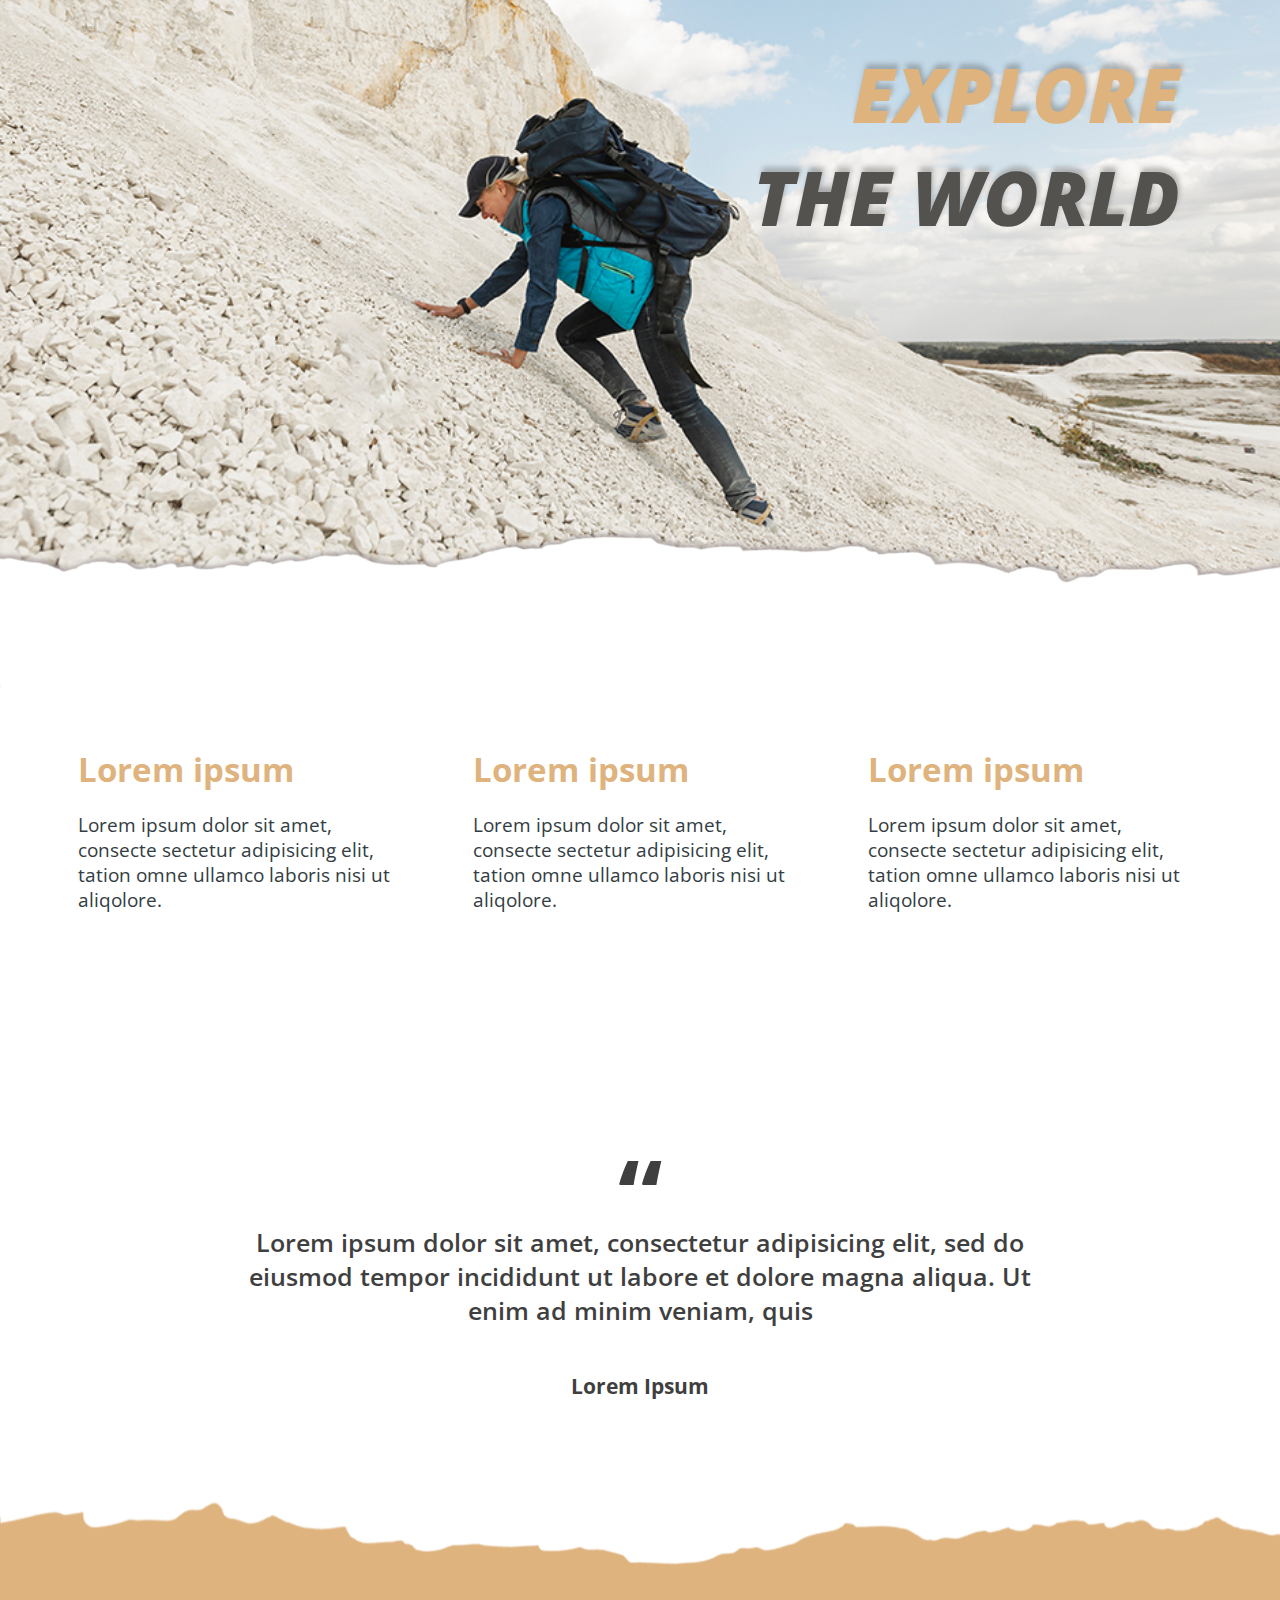
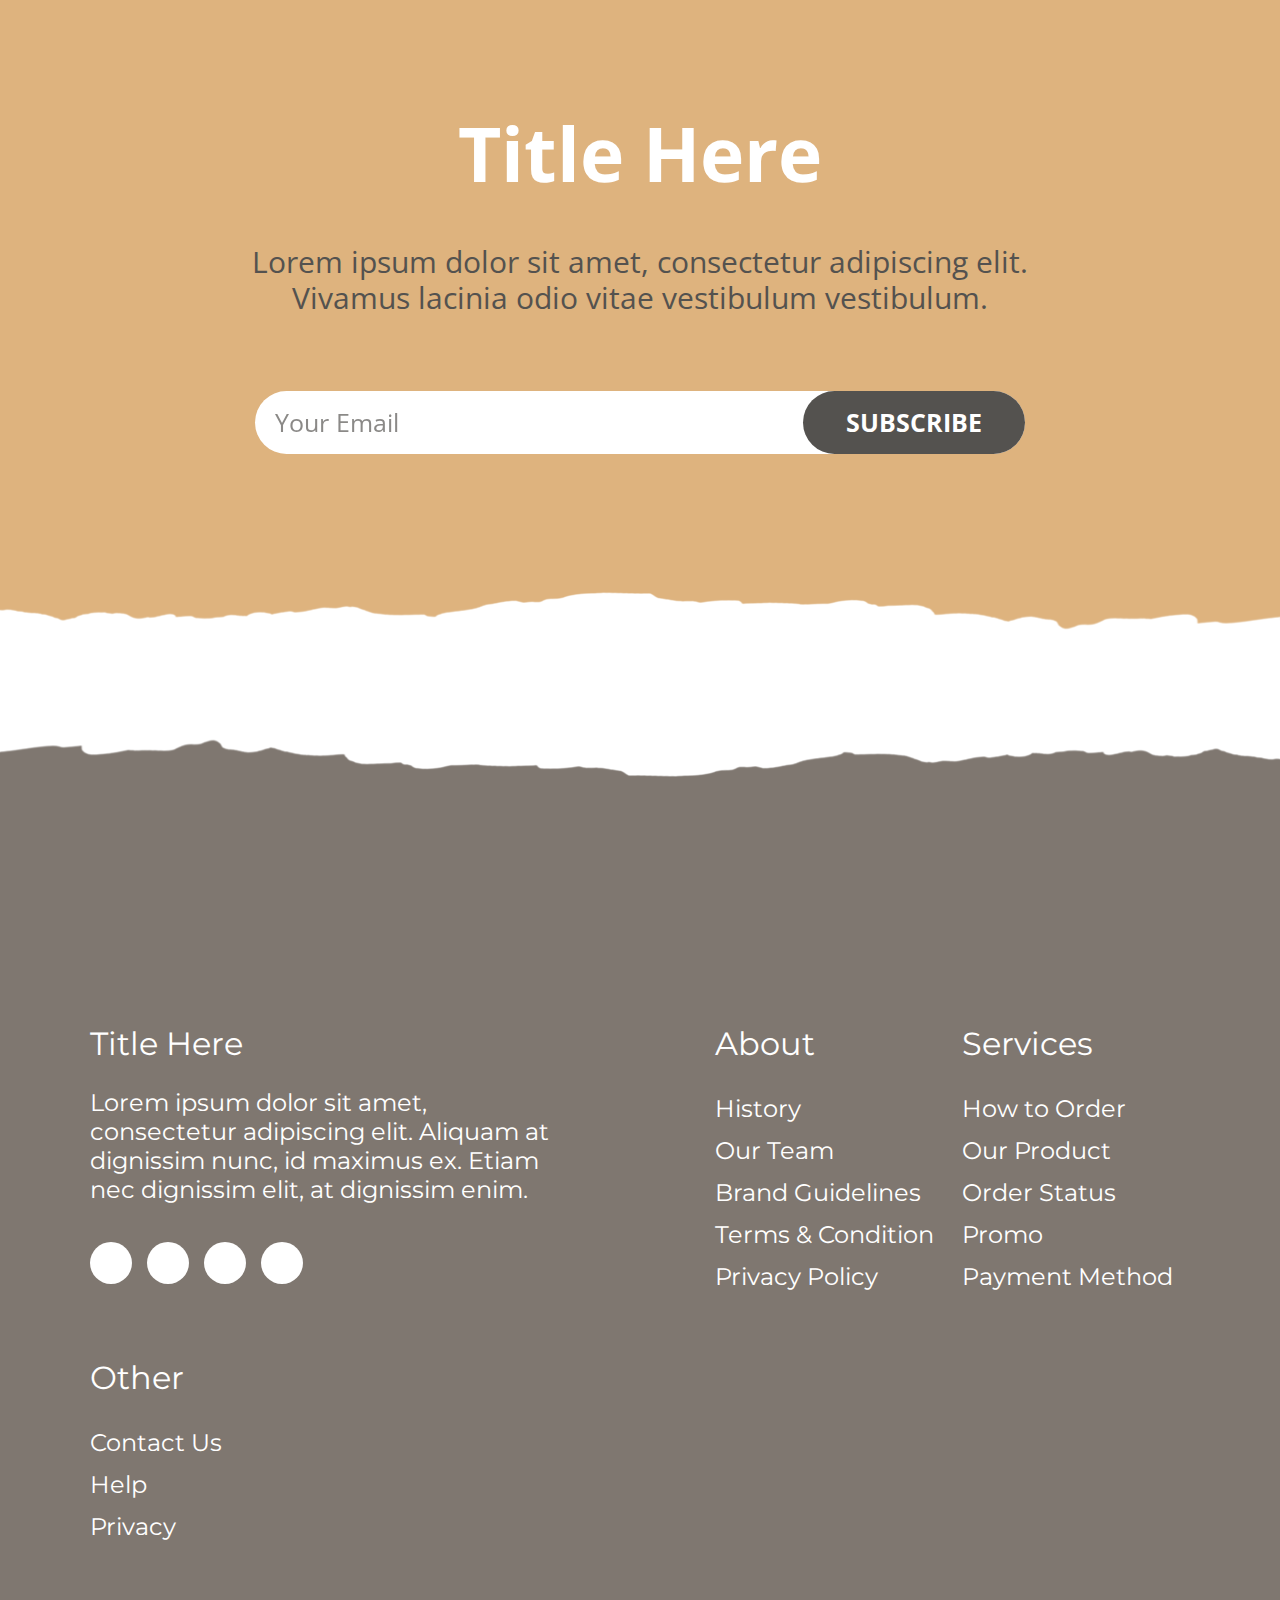
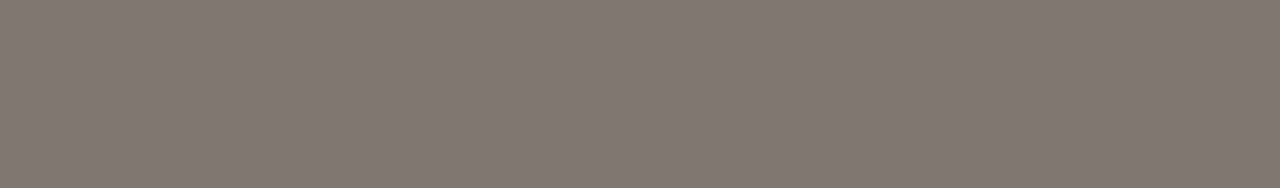
<file: hiking/index.html>
<!DOCTYPE html>
<html lang="en">

<head>
  <meta charset="UTF-8">
  <meta name="viewport" content="width=device-width, initial-scale=1.0">
  <link rel="preconnect" href="https://fonts.googleapis.com">
  <link rel="preconnect" href="https://fonts.gstatic.com" crossorigin>
  <link href="https://fonts.googleapis.com/css2?family=Montserrat:ital,wght@0,100;0,200;0,300;0,400;0,500;0,600;0,700;0,800;0,900;1,100;1,200;1,300;1,400;1,500;1,600;1,700;1,800;1,900&family=Open+Sans:ital,wght@0,300;0,400;0,500;0,600;0,700;0,800;1,300;1,400;1,500;1,600;1,700;1,800&display=swap" rel="stylesheet">
  <link rel="stylesheet" href="https://cdnjs.cloudflare.com/ajax/libs/font-awesome/6.4.2/css/all.min.css" integrity="sha512-z3gLpd7yknf1YoNbCzqRKc4qyor8gaKU1qmn+CShxbuBusANI9QpRohGBreCFkKxLhei6S9CQXFEbbKuqLg0DA==" crossorigin="anonymous" referrerpolicy="no-referrer" />
  <link rel="stylesheet" href="./assets/css/index.css">
  <title>Hiking</title>
</head>

<body>
  <div class="site-wrapper">
    <header>
      <div class="main-container">
        <div class="top z10">
          <img src="./assets/images/header-logo.png" alt="logo" class="logo">
          <div class="right">
            <nav>
              <ul>
                <li><a href="#">home</a></li>
                <li><a href="#">menu</a></li>
                <li><a href="#">our story</a></li>
                <li><a href="#">contact us</a></li>
              </ul>
            </nav>
            <form>
              <input type="text">
              <button class="btn">
                <i class="fa-solid fa-magnifying-glass"></i>
              </button>
            </form>
          </div>
        </div>

        <div class="bottom">
          <h1>IT´S TIME FOR HIKING</h1>
          <p class="subtitle">LOREMIPSUM DOLOR</p>
          <button class="btn">read more</button>
          <p class="text">Lorem ipsum dolor sit amet, consectetur adipiscing elit, sed do iusmod tempor incididunt ut labore et dolore magna.</p>
        </div>
      </div>

      <img src="./assets/images/header-shape-top.png" alt="shape" class="shape-top">
      <img src="./assets/images/header-shape-bottom.png" alt="shape" class="shape-bottom">
    </header>

    <main>
      <section class="section-1">
        <div class="main-container">
          <h2>let's go</h2>
          <p class="subtitle">Lorem ipsum dolor sit amet, consectetur adipiscing elit. Vivamus lacinia odio vitae vestibulum vestibulum.</p>
          <div class="cards-container">
            <div class="card">
              <img src="./assets/images/section-1-1.jpg" alt="person">
              <h3>Lorem ipsum</h3>
              <p>Lorem ipsum dolor sit amet, consectetur adipisicing...</p>
            </div>
            <div class="card">
              <img src="./assets/images/section-1-2.jpg" alt="people">
              <h3>Lorem ipsum</h3>
              <p>Lorem ipsum dolor sit amet, consectetur adipisicing...</p>
            </div>
            <div class="card">
              <img src="./assets/images/section-1-3.jpg" alt="person">
              <h3>Lorem ipsum</h3>
              <p>Lorem ipsum dolor sit amet, consectetur adipisicing...</p>
            </div>
          </div>
          <button class="btn">show more</button>
        </div>
      </section>

      <section class="section-2">
        <div class="main-container">
          <div class="left">
            <img src="./assets/images/section-2-1.jpg" alt="people">
          </div>

          <div class="right">
            <h2>Discount up to 50% All Excursions</h2>
            <p>Lorem ipsum dolor sit amet, consectetuer adipiscing elit, sed diam nonummy nibh euismod tincidunt ut laoreet dolore magna aliquam erat</p>
            <button class="btn">read more</button>
          </div>
        </div>
      </section>

      <section class="section-3">
        <div class="main-container">
          <div class="left">
            <h2>January’s Promo: Buy 1 Get 1 Free!</h2>
            <p>Lorem ipsum dolor sit amet, consectetuer adipiscing elit, sed diam nonummy nibh euismod tincidunt ut laoreet dolore magna aliquam erat</p>
            <button class="btn">read more</button>
          </div>

          <div class="right">
            <img src="./assets/images/section-3-1.jpg" alt="people">
          </div>
        </div>
      </section>

      <section class="section-4">
        <div class="main-container">
          <h2>Hiking in the mountains</h2>
          <p>Lorem ipsum dolor sit amet, consectetur adipisicing elit, sed do eiusmod tempor incididunt ut labore et dolore magna aliqua. Ut enim ad minim veniam quis</p>
        </div>

        <img src="./assets/images/section-4-shape-top.png" alt="shape" class="shape-top">
        <img src="./assets/images/section-4-shape-bottom.png" alt="shape" class="shape-bottom">
      </section>

      <section class="section-5">
        <div class="main-container">
          <h2>EXPLORE <span>THE WORLD</span></h2>
        </div>
        <img src="./assets/images/section-5-shape-bottom.png" alt="shape" class="shape-bottom">
      </section>

      <section class="section-6">
        <div class="main-container">
          <div class="cards-container">
            <div class="card">
              <h3>Lorem ipsum</h3>
              <p>Lorem ipsum dolor sit amet, consecte sectetur adipisicing elit, tation omne ullamco laboris nisi ut aliqolore.</p>
            </div>
            <div class="card">
              <h3>Lorem ipsum</h3>
              <p>Lorem ipsum dolor sit amet, consecte sectetur adipisicing elit, tation omne ullamco laboris nisi ut aliqolore.</p>
            </div>
            <div class="card">
              <h3>Lorem ipsum</h3>
              <p>Lorem ipsum dolor sit amet, consecte sectetur adipisicing elit, tation omne ullamco laboris nisi ut aliqolore.</p>
            </div>
          </div>
          <p class="quotation-mark">“</p>
          <p class="text">Lorem ipsum dolor sit amet, consectetur adipisicing elit, sed do eiusmod tempor incididunt ut labore et dolore magna aliqua. Ut enim ad minim veniam, quis</p>
          <p class="author z10">Lorem Ipsum</p>
        </div>
      </section>

      <section class="section-7">
        <div class="main-container">
          <h2>Title Here</h2>
          <p>Lorem ipsum dolor sit amet, consectetur adipiscing elit. Vivamus lacinia odio vitae vestibulum vestibulum.</p>
          <form>
            <input type="text" placeholder="Your Email">
            <button class="btn">subscribe</button>
          </form>
        </div>

        <img src="./assets/images/section-7-shape-top.png" alt="shape" class="shape-top">
        <img src="./assets/images/section-7-shape-bottom.png" alt="shape" class="shape-bottom">
      </section>
    </main>

    <footer>
      <div class="main-container">
        <div class="item-1">
          <h3>Title Here</h3>
          <p>Lorem ipsum dolor sit amet, consectetur adipiscing elit. Aliquam at dignissim nunc, id maximus ex. Etiam nec dignissim elit, at dignissim enim.</p>
          <div class="icons-container">
            <div class="icon-wrapper">
              <a href="https://www.instagram.com/" target="_blank">
                <i class="fa-brands fa-instagram"></i>
              </a>
            </div>
            <div class="icon-wrapper">
              <a href="https://www.facebook.com/" target="_blank">
                <i class="fa-brands fa-facebook-f"></i>
              </a>
            </div>
            <div class="icon-wrapper">
              <a href="https://twitter.com/?lang=en" target="_blank">
                <i class="fa-brands fa-twitter"></i>
              </a>
            </div>
            <div class="icon-wrapper">
              <a href="https://www.whatsapp.com/" target="_blank">
                <i class="fa-brands fa-whatsapp"></i>
              </a>
            </div>
          </div>
        </div>

        <div class="item-2">
          <h3>About</h3>
          <ul>
            <li><a href="#">History</a></li>
            <li><a href="#">Our Team</a></li>
            <li><a href="#">Brand Guidelines</a></li>
            <li><a href="#">Terms & Condition</a></li>
            <li><a href="#">Privacy Policy</a></li>
          </ul>
        </div>

        <div class="item-3">
          <h3>Services</h3>
          <ul>
            <li><a href="#">How to Order</a></li>
            <li><a href="#">Our Product</a></li>
            <li><a href="#">Order Status</a></li>
            <li><a href="#">Promo</a></li>
            <li><a href="#">Payment Method</a></li>
          </ul>
        </div>

        <div class="item-4">
          <h3>Other</h3>
          <ul>
            <li><a href="#">Contact Us</a></li>
            <li><a href="#">Help</a></li>
            <li><a href="#">Privacy</a></li>
          </ul>
        </div>
      </div>
    </footer>
  </div>
</body>

</html>
</file>
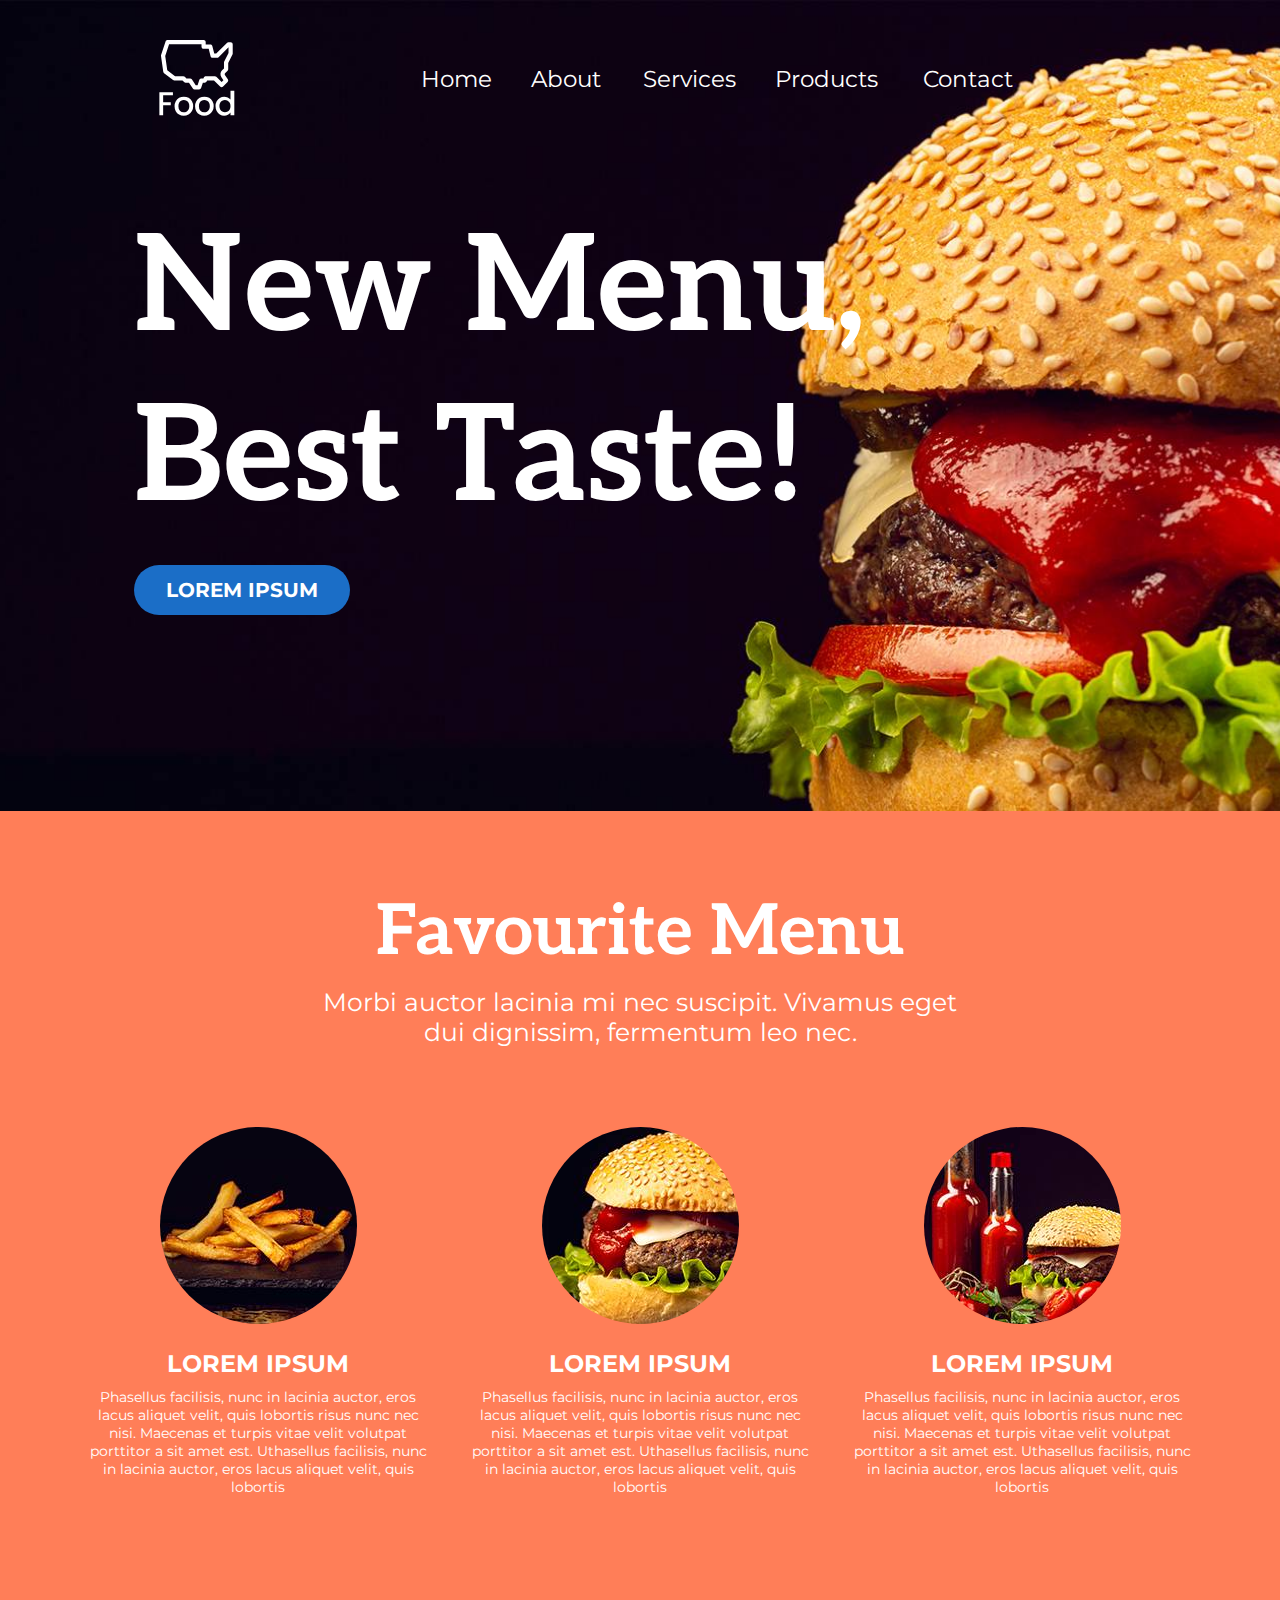
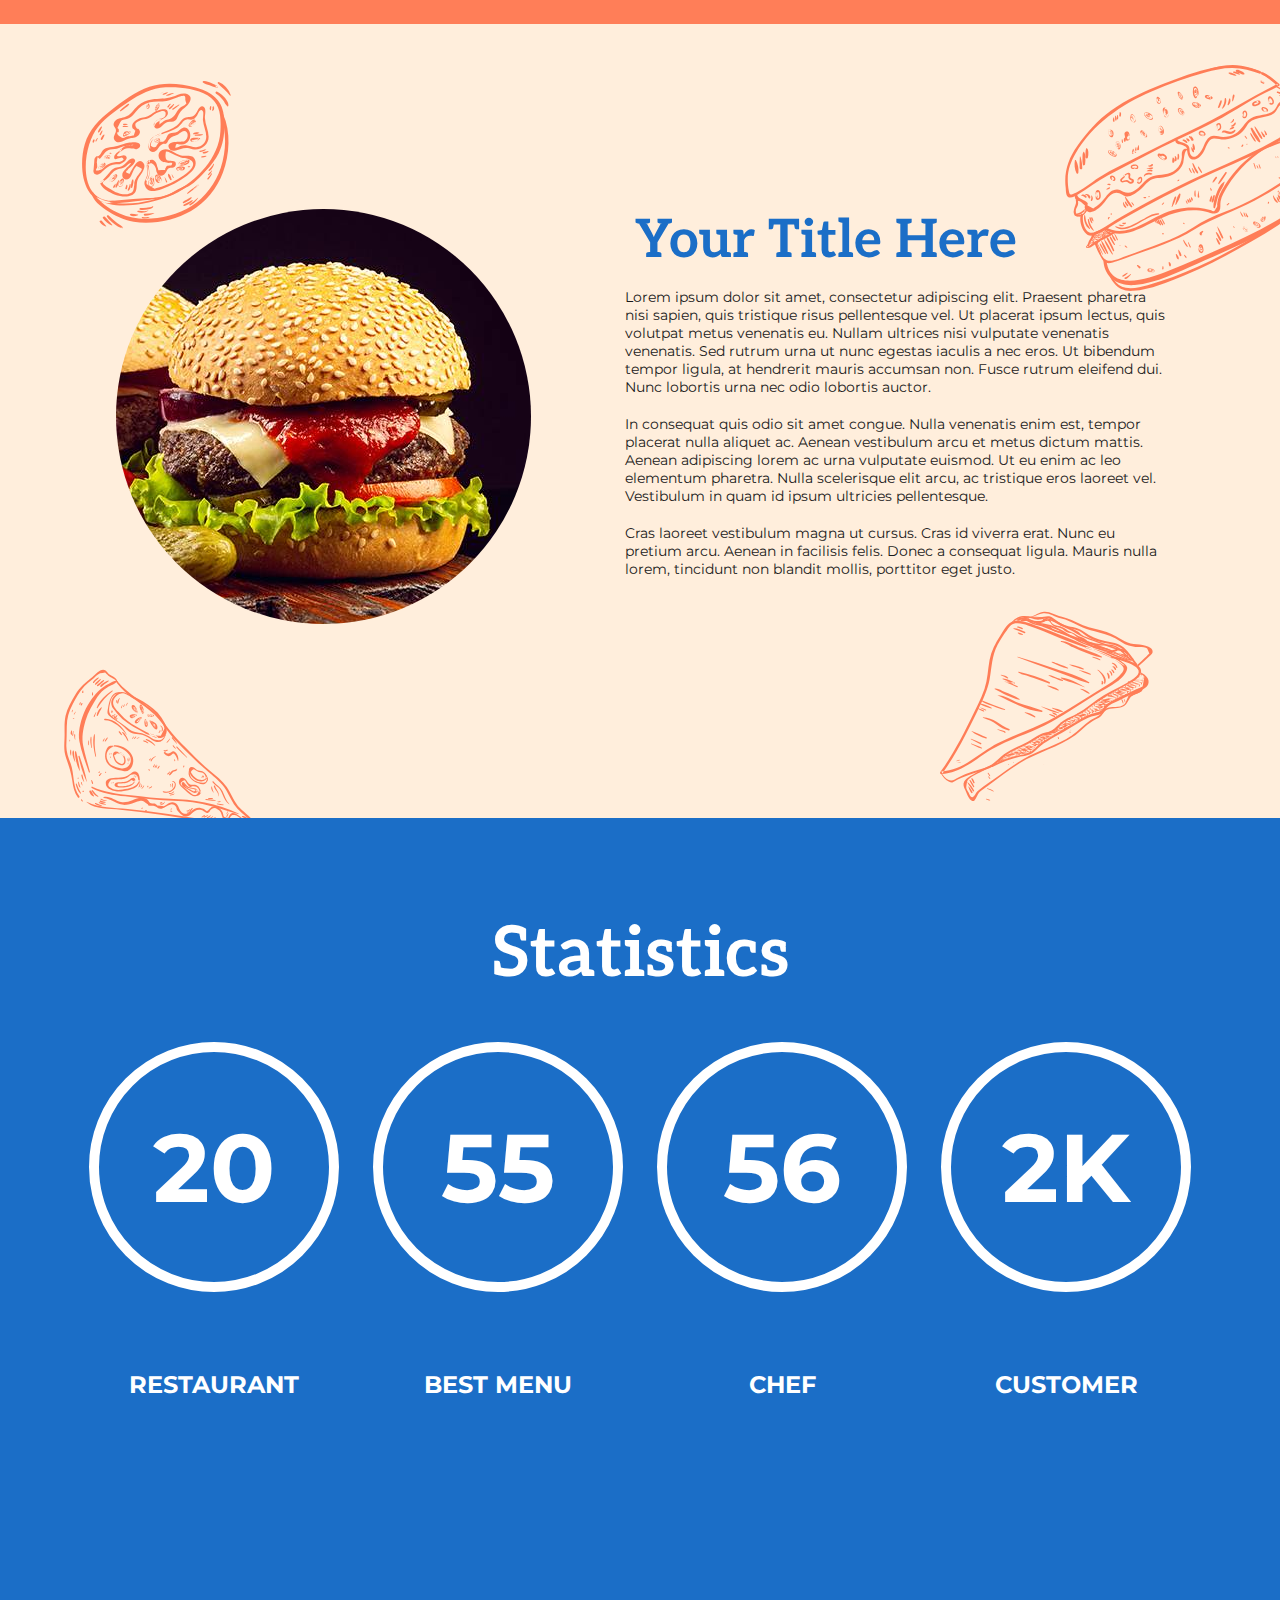
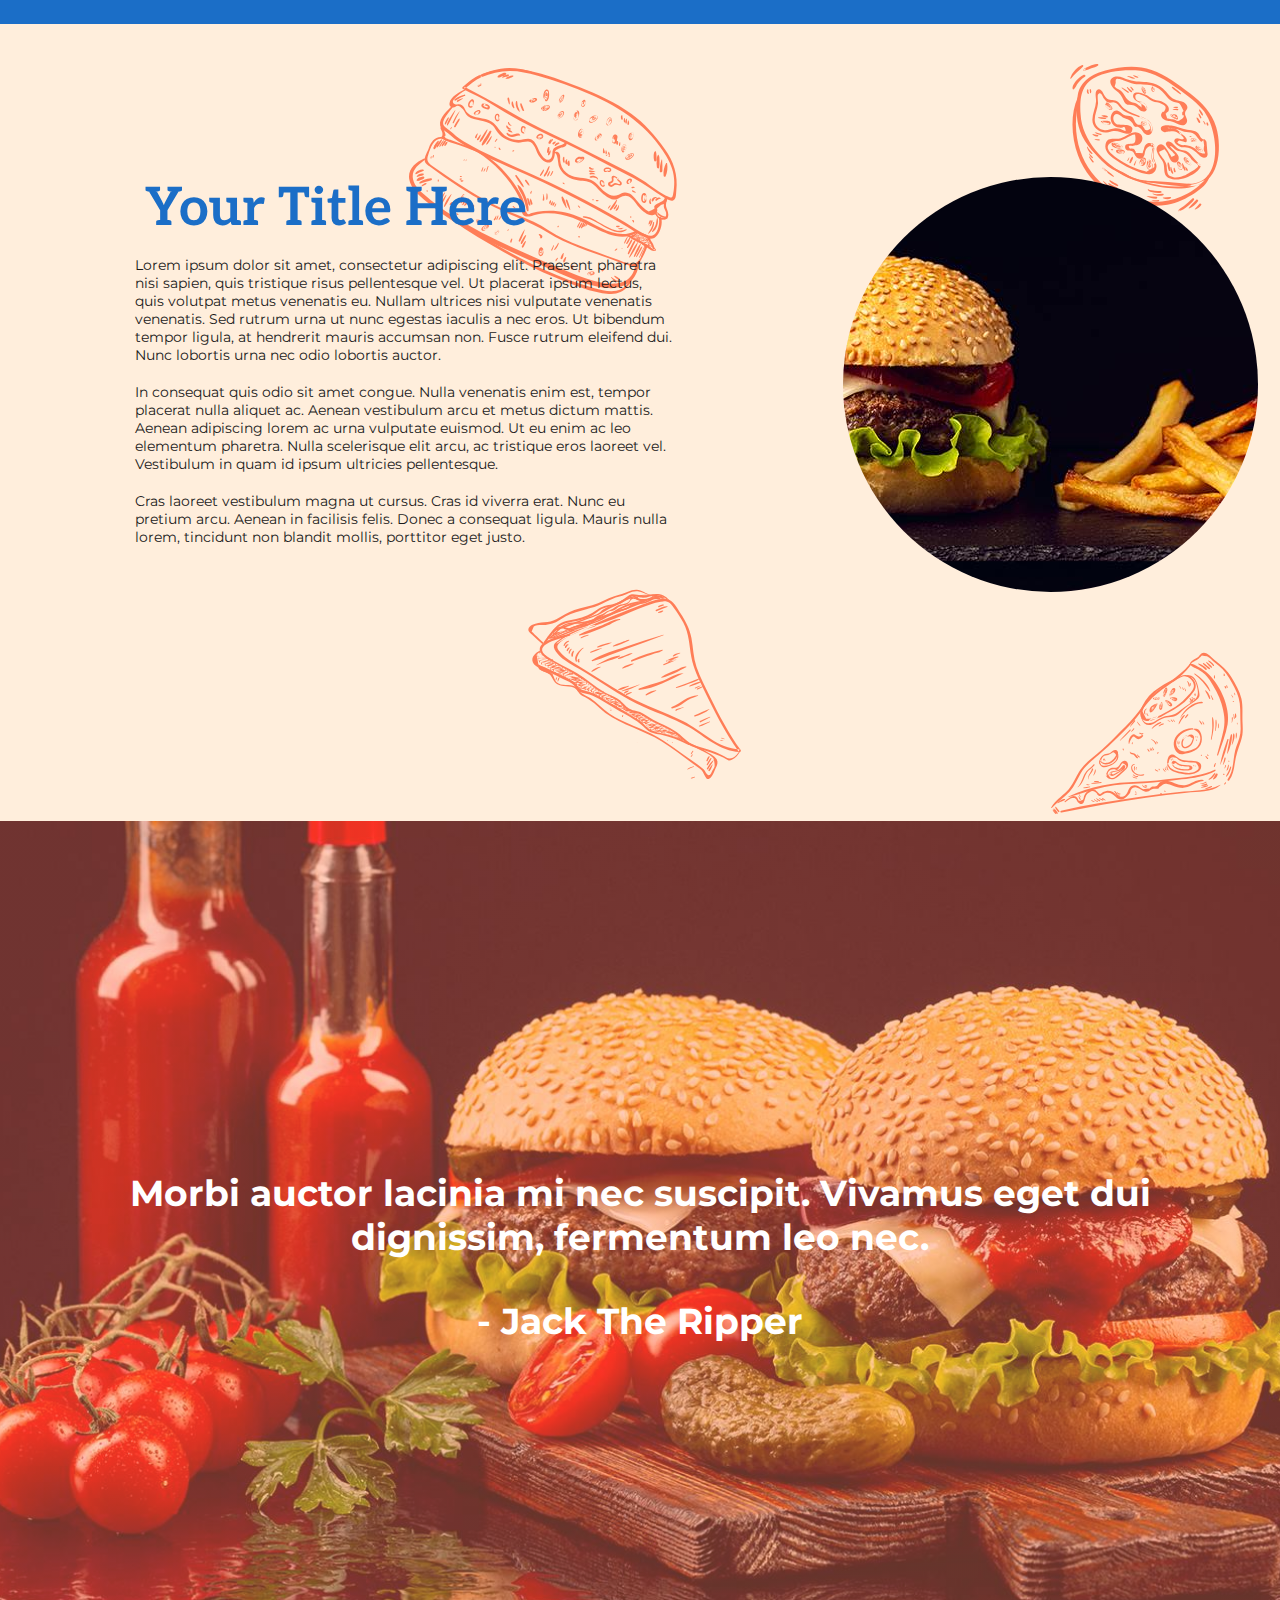
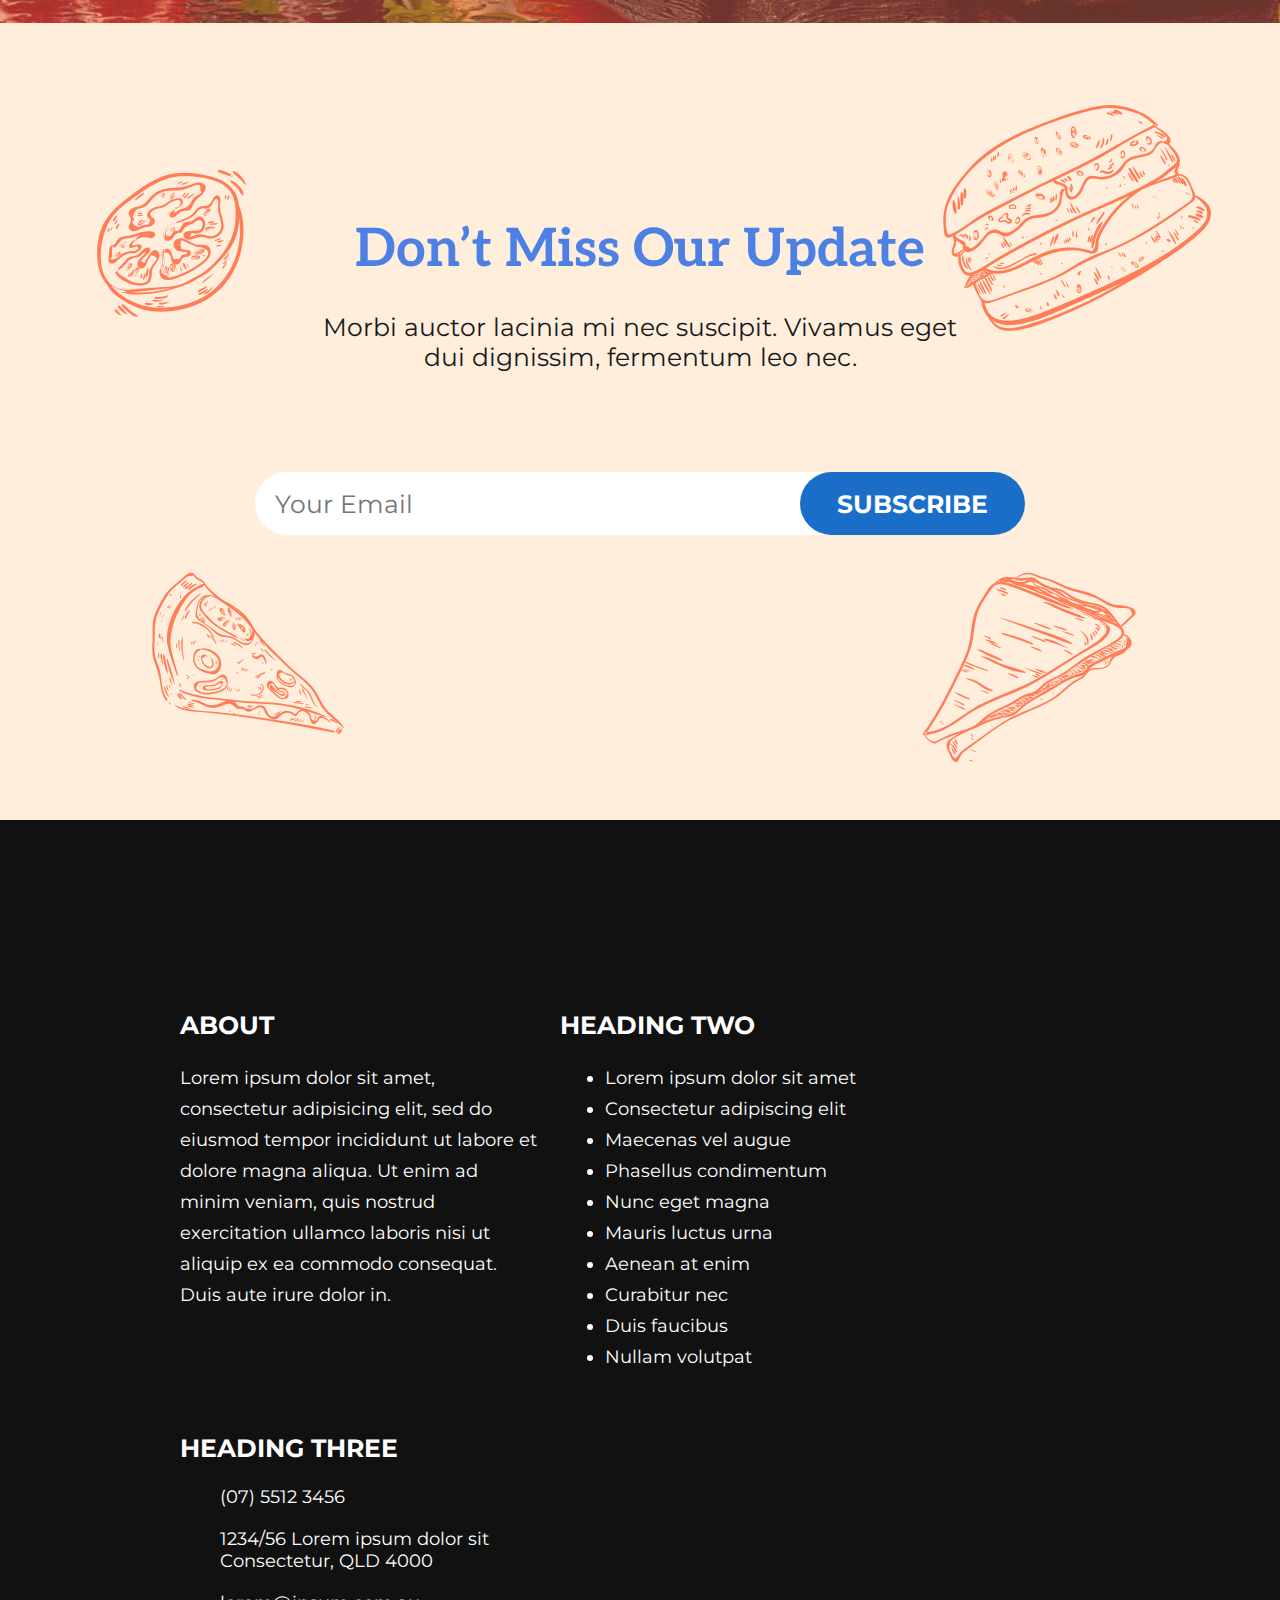
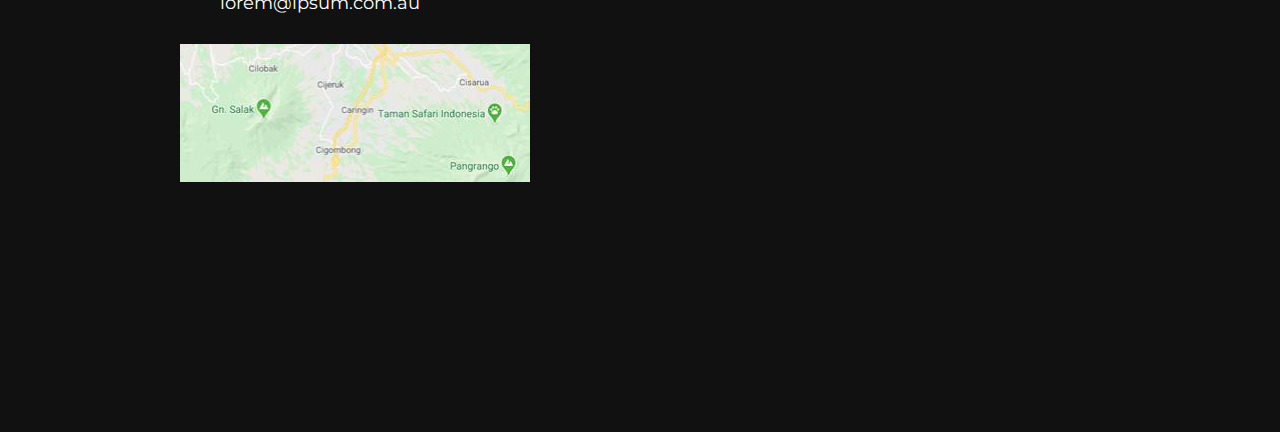
<file: menu/index.html>
<!DOCTYPE html>
<html lang="en">

<head>
  <meta charset="UTF-8">
  <meta name="viewport" content="width=device-width, initial-scale=1.0">
  <link rel="stylesheet" href="https://cdnjs.cloudflare.com/ajax/libs/font-awesome/6.4.2/css/all.min.css" integrity="sha512-z3gLpd7yknf1YoNbCzqRKc4qyor8gaKU1qmn+CShxbuBusANI9QpRohGBreCFkKxLhei6S9CQXFEbbKuqLg0DA==" crossorigin="anonymous" referrerpolicy="no-referrer" />
  <link rel="preconnect" href="https://fonts.googleapis.com">
  <link rel="preconnect" href="https://fonts.gstatic.com" crossorigin>
  <link href="https://fonts.googleapis.com/css2?family=Aleo:ital,wght@0,100;0,200;0,300;0,400;0,500;0,600;0,700;0,800;0,900;1,100;1,200;1,300;1,400;1,500;1,600;1,700;1,800;1,900&family=Montserrat:ital,wght@0,100;0,200;0,300;0,400;0,500;0,600;0,700;0,800;0,900;1,100;1,200;1,300;1,400;1,500;1,600;1,700;1,800;1,900&display=swap" rel="stylesheet">
  <link rel="stylesheet" href="./assets/css/index.css">
  <title>Menu</title>
</head>

<body>
  <div class="main-container">
    <header>
      <div class="nav-container">
        <div class="logo-wrapper">
          <img class="logo" src="./assets/images/logo.svg" alt="logo">
        </div>

        <nav>
          <ul>
            <li><a href="#">Home</a></li>
            <li><a href="#">About</a></li>
            <li><a href="#">Services</a></li>
            <li><a href="#">Products</a></li>
            <li><a href="#">Contact</a></li>
          </ul>
          <button class="close-nav-btn">
            <i class="fa-solid fa-xmark"></i>
          </button>
        </nav>

        <button class="open-nav-btn">
          <i class="fa-solid fa-bars"></i>
        </button>
      </div>

      <div class="container">
        <h1>New Menu, Best Taste!</h1>
        <button class="btn">lorem ipsum</button>
      </div>
    </header>

    <main>
      <section class="section-1">
        <h2 class="title">Favourite Menu</h2>
        <p class="subtitle">Morbi auctor lacinia mi nec suscipit. Vivamus eget dui dignissim, fermentum leo nec.</p>
        <div class="cards-container">
          <div class="card">
            <img src="./assets/images/section-1-1.jpg" alt="french fries">
            <h3>LOREM IPSUM</h3>
            <p>Phasellus facilisis, nunc in lacinia auctor, eros lacus aliquet velit, quis lobortis risus nunc nec nisi. Maecenas et turpis vitae velit volutpat porttitor a sit amet est. Uthasellus facilisis, nunc in lacinia auctor, eros lacus aliquet velit, quis lobortis</p>
          </div>
          <div class="card">
            <img src="./assets/images/section-1-2.jpg" alt="burger">
            <h3>LOREM IPSUM</h3>
            <p>Phasellus facilisis, nunc in lacinia auctor, eros lacus aliquet velit, quis lobortis risus nunc nec nisi. Maecenas et turpis vitae velit volutpat porttitor a sit amet est. Uthasellus facilisis, nunc in lacinia auctor, eros lacus aliquet velit, quis lobortis</p>
          </div>
          <div class="card">
            <img src="./assets/images/section-1-3.jpg" alt="burger">
            <h3>LOREM IPSUM</h3>
            <p>Phasellus facilisis, nunc in lacinia auctor, eros lacus aliquet velit, quis lobortis risus nunc nec nisi. Maecenas et turpis vitae velit volutpat porttitor a sit amet est. Uthasellus facilisis, nunc in lacinia auctor, eros lacus aliquet velit, quis lobortis</p>
          </div>
        </div>
      </section>

      <section class="section-2">
        <div class="container">
          <div class="left">
            <img src="./assets/images/section-2-burger.jpg" alt="burger">
          </div>
          <div class="rigth">
            <h2>Your Title Here</h2>
            <p>Lorem ipsum dolor sit amet, consectetur adipiscing elit. Praesent pharetra nisi sapien, quis tristique risus pellentesque vel. Ut placerat ipsum lectus, quis volutpat metus venenatis eu. Nullam ultrices nisi vulputate venenatis venenatis. Sed rutrum urna ut nunc egestas iaculis a nec eros. Ut bibendum tempor ligula, at hendrerit mauris accumsan non. Fusce rutrum eleifend dui. Nunc lobortis urna nec odio lobortis auctor.</p>
            <br>
            <p>In consequat quis odio sit amet congue. Nulla venenatis enim est, tempor placerat nulla aliquet ac. Aenean vestibulum arcu et metus dictum mattis. Aenean adipiscing lorem ac urna vulputate euismod. Ut eu enim ac leo elementum pharetra. Nulla scelerisque elit arcu, ac tristique eros laoreet vel. Vestibulum in quam id ipsum ultricies pellentesque.</p>
            <br>
            <p>Cras laoreet vestibulum magna ut cursus. Cras id viverra erat. Nunc eu pretium arcu. Aenean in facilisis felis. Donec a consequat ligula. Mauris nulla lorem, tincidunt non blandit mollis, porttitor eget justo.</p>
          </div>
        </div>
        <img class="el el-1" src="./assets/images/section-2-1.png" alt="tomato">
        <img class="el el-2" src="./assets/images/section-2-2.png" alt="burger">
        <img class="el el-3" src="./assets/images/section-2-3.png" alt="pizza">
        <img class="el el-4" src="./assets/images/section-2-4.png" alt="pizza">
      </section>

      <section class="section-3">
        <h2>Statistics</h2>
        <div class="cards-container">
          <div class="card">
            <div class="number-wrapper">20</div>
            <p>restaurant</p>
          </div>
          <div class="card">
            <div class="number-wrapper">55</div>
            <p>best menu</p>
          </div>
          <div class="card">
            <div class="number-wrapper">56</div>
            <p>chef</p>
          </div>
          <div class="card">
            <div class="number-wrapper">2K</div>
            <p>customer</p>
          </div>
        </div>
      </section>

      <section class="section-4">
        <div class="container">
          <div class="left">
            <h2>Your Title Here</h2>
            <p>Lorem ipsum dolor sit amet, consectetur adipiscing elit. Praesent pharetra nisi sapien, quis tristique risus pellentesque vel. Ut placerat ipsum lectus, quis volutpat metus venenatis eu. Nullam ultrices nisi vulputate venenatis venenatis. Sed rutrum urna ut nunc egestas iaculis a nec eros. Ut bibendum tempor ligula, at hendrerit mauris accumsan non. Fusce rutrum eleifend dui. Nunc lobortis urna nec odio lobortis auctor.</p>
            <br>
            <p>In consequat quis odio sit amet congue. Nulla venenatis enim est, tempor placerat nulla aliquet ac. Aenean vestibulum arcu et metus dictum mattis. Aenean adipiscing lorem ac urna vulputate euismod. Ut eu enim ac leo elementum pharetra. Nulla scelerisque elit arcu, ac tristique eros laoreet vel. Vestibulum in quam id ipsum ultricies pellentesque.</p>
            <br>
            <p>Cras laoreet vestibulum magna ut cursus. Cras id viverra erat. Nunc eu pretium arcu. Aenean in facilisis felis. Donec a consequat ligula. Mauris nulla lorem, tincidunt non blandit mollis, porttitor eget justo.</p>
          </div>
          <div class="right">
            <img src="./assets/images/section-4-burger.jpg" alt="burger">
          </div>
        </div>
        <img class="el el-1" src="./assets/images/section-4-1.png" alt="burger">
        <img class="el el-2" src="./assets/images/section-4-2.png" alt="tomato">
        <img class="el el-3" src="./assets/images/section-4-3.png" alt="pizza">
        <img class="el el-4" src="./assets/images/section-4-4.png" alt="pizza">
      </section>

      <section class="section-5">
        <p>Morbi auctor lacinia mi nec suscipit. Vivamus eget dui dignissim, fermentum leo nec.</p>
        <p>- Jack The Ripper</p>
      </section>

      <section class="section-6">
        <h2>Don’t Miss Our Update</h2>
        <p>Morbi auctor lacinia mi nec suscipit. Vivamus eget dui dignissim, fermentum leo nec.</p>
        <form>
          <input type="text" placeholder="Your Email">
          <button class="btn">subscribe</button>
        </form>
        <img class="el el-1" src="./assets/images/section-2-1.png" alt="tomato">
        <img class="el el-2" src="./assets/images/section-2-2.png" alt="burger">
        <img class="el el-3" src="./assets/images/section-2-3.png" alt="pizza">
        <img class="el el-4" src="./assets/images/section-2-4.png" alt="pizza">
      </section>
    </main>

    <footer>
      <div class="container">
        <div class="item-1">
          <h3>about</h3>
          <p>Lorem ipsum dolor sit amet, consectetur adipisicing elit, sed do eiusmod tempor incididunt ut labore et dolore magna aliqua. Ut enim ad minim veniam, quis nostrud exercitation ullamco laboris nisi ut aliquip ex ea commodo consequat. Duis aute irure dolor in.</p>
        </div>
        <div class="item-2">
          <h3>heading two</h3>
          <ul>
            <li>Lorem ipsum dolor sit amet</li>
            <li>Consectetur adipiscing elit</li>
            <li>Maecenas vel augue</li>
            <li>Phasellus condimentum</li>
            <li>Nunc eget magna</li>
            <li>Mauris luctus urna</li>
            <li>Aenean at enim</li>
            <li>Curabitur nec</li>
            <li>Duis faucibus</li>
            <li>Nullam volutpat</li>
          </ul>
        </div>
        <div class="item-3">
          <h3>heading three</h3>
          <div class="wrapper">
            <i class="fa-solid fa-phone"></i>
            <p>(07) 5512 3456</p>
          </div>
          <div class="wrapper">
            <i class="fa-solid fa-house"></i>
            <p>1234/56 Lorem ipsum dolor sit Consectetur, QLD 4000</p>
          </div>
          <div class="wrapper">
            <i class="fa-regular fa-envelope"></i>
            <p>lorem@ipsum.com.au</p>
          </div>
          <img src="./assets/images/footer-map.jpg" alt="map">
        </div>
      </div>
    </footer>
  </div>

  <script src="./assets/js/index.js"></script>
</body>

</html>
</file>
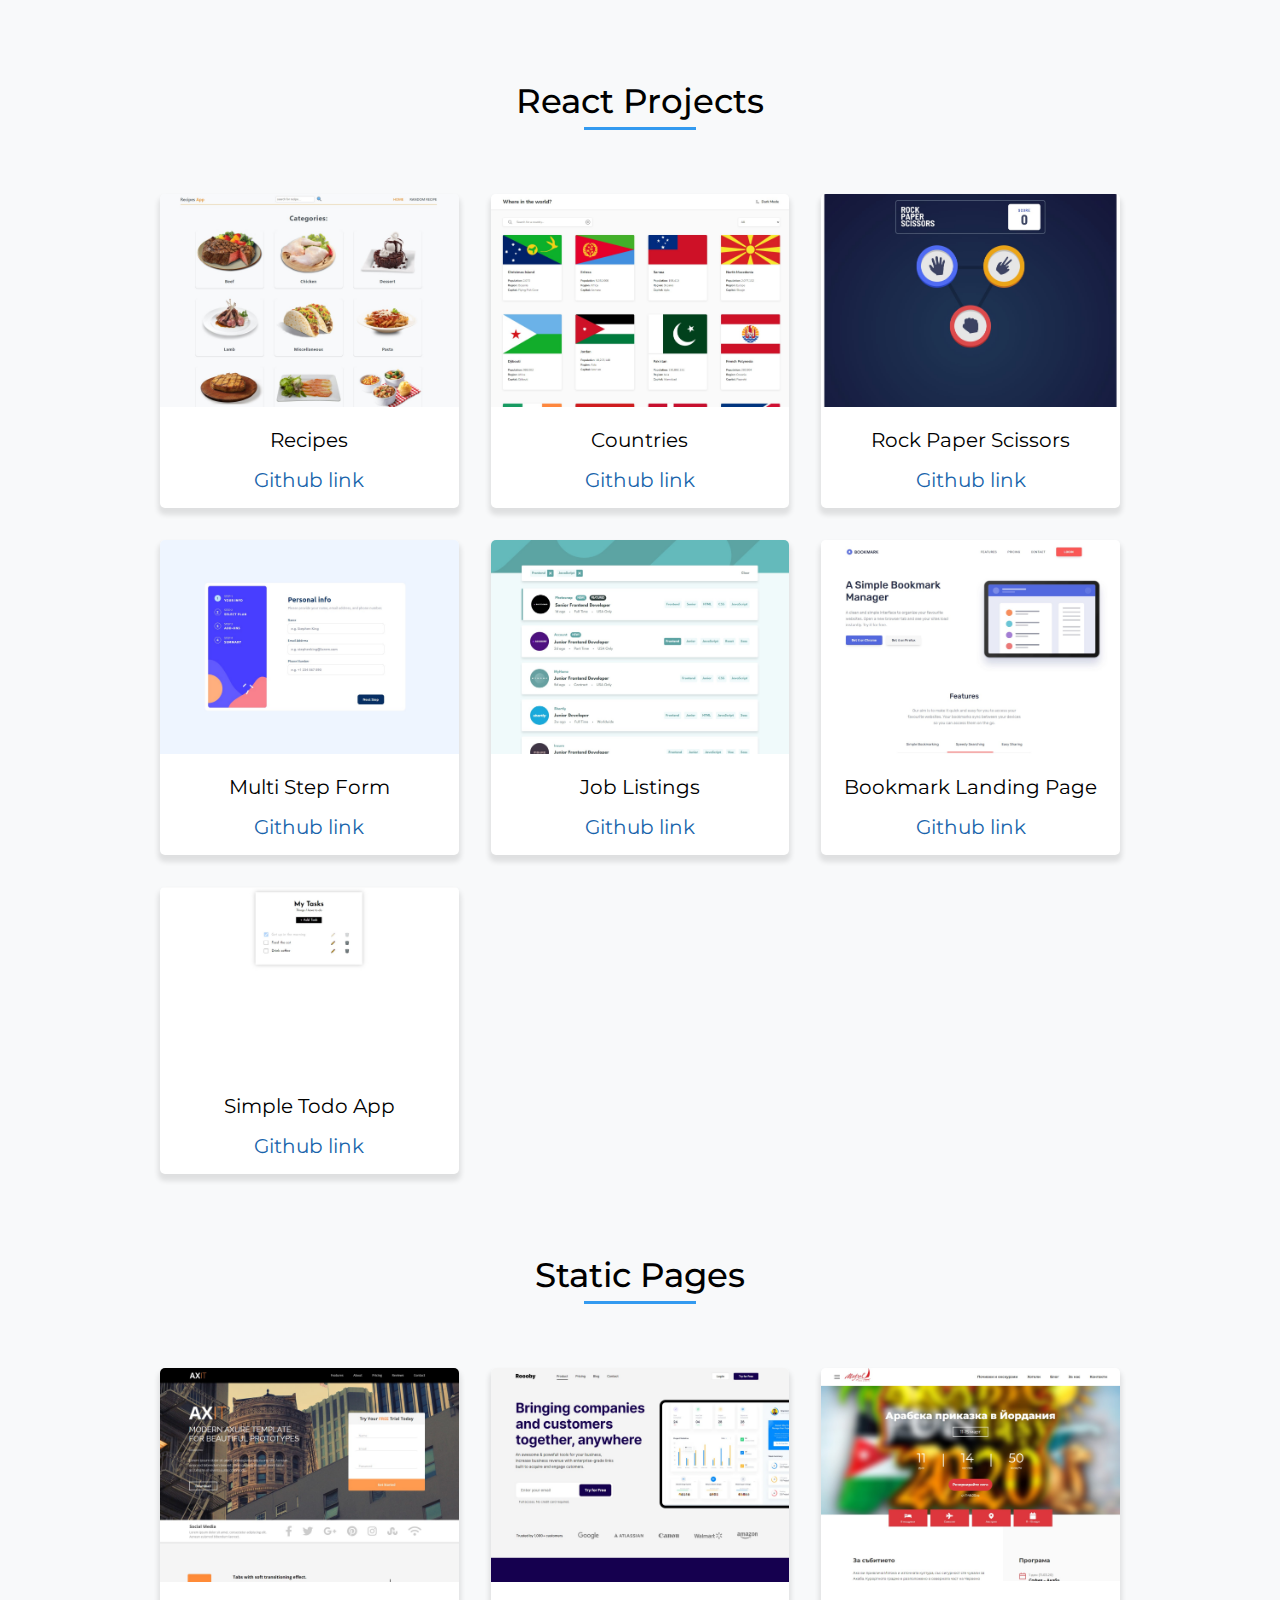
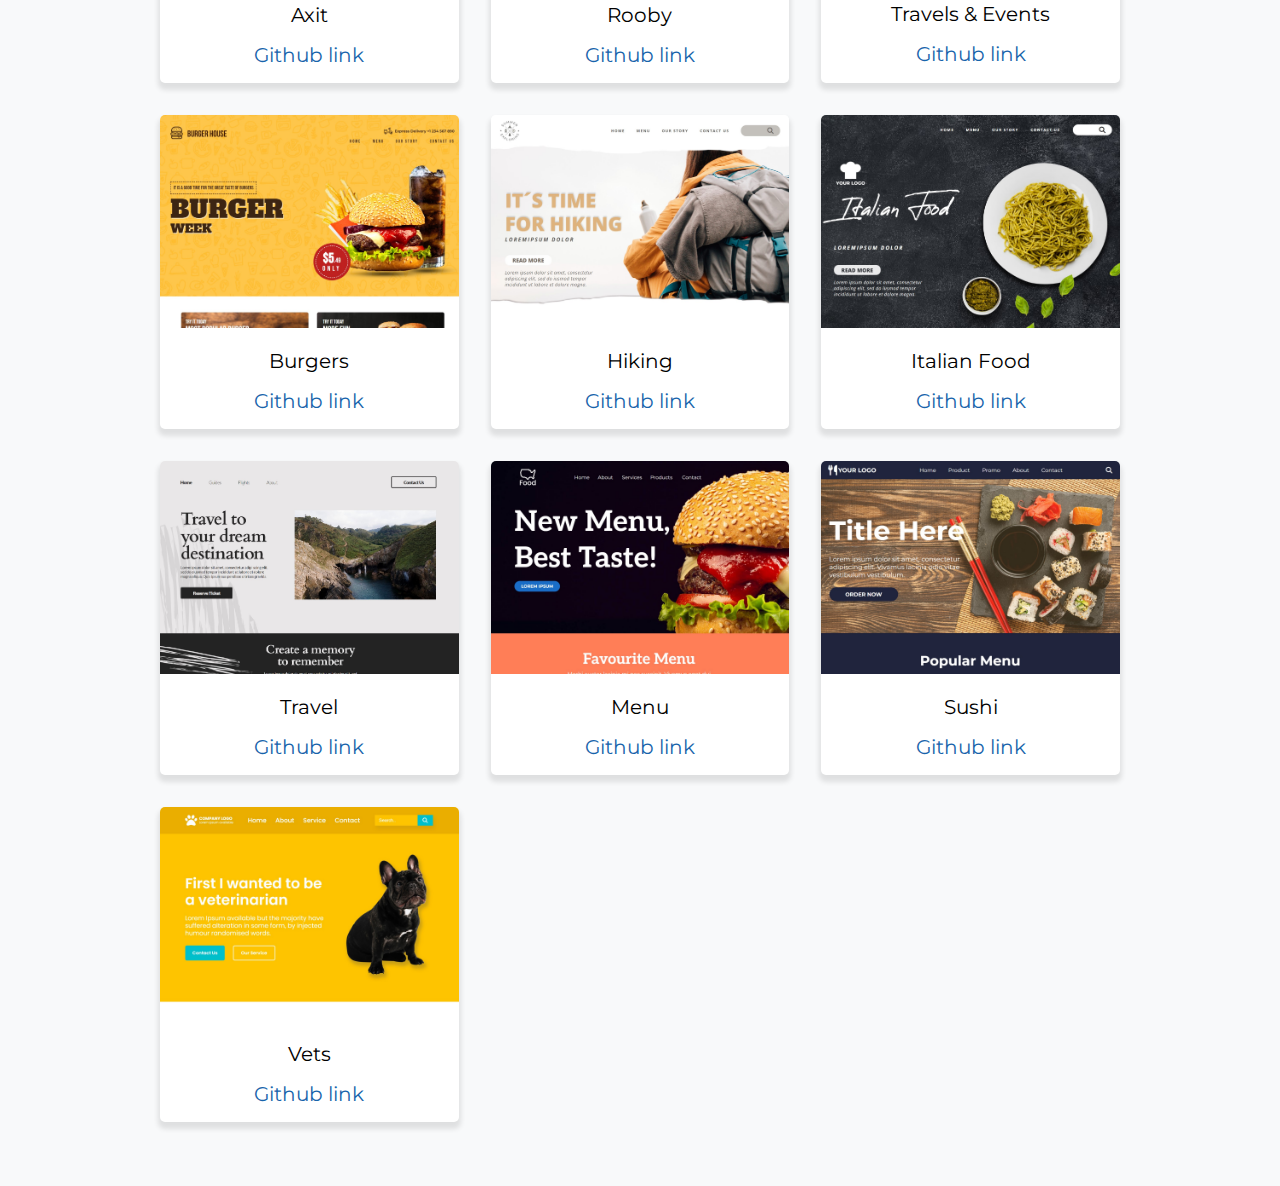
<file: projects/index.html>
<!DOCTYPE html>
<html lang="en">

<head>
  <meta charset="UTF-8">
  <meta name="viewport" content="width=device-width, initial-scale=1.0">
  <link rel="preconnect" href="https://fonts.googleapis.com">
  <link rel="preconnect" href="https://fonts.gstatic.com" crossorigin>
  <link href="https://fonts.googleapis.com/css2?family=Montserrat:wght@400;500;600;700&display=swap" rel="stylesheet">
  <link rel="stylesheet" href="assets/css/style.css">
  <title>Projects</title>
</head>

<body>
  <h2>React Projects</h2>
  <div class="line"></div>
  <section>
    <div class="card">
      <a href="https://nkasabov-recipes-app.netlify.app/" target="_blank">
        <img src="./assets/images/recipes-app.jpg" alt="recipes">
        <p class="link-text">Recipes</p>
      </a>
      <a href="https://github.com/NikolaKasabov/react-exercises/tree/main/4.recipes_app" target="_blank">Github link</a>
    </div>
    <div class="card">
      <a href="https://nkasabov-countries-app.netlify.app/" target="_blank">
        <img src="./assets/images/countries-app.jpg" alt="countries">
        <p class="link-text">Countries</p>
      </a>
      <a href="https://github.com/NikolaKasabov/frontendmentor.io-exercises/tree/main/rest-countries-api-with-color-theme-switcher-react" target="_blank">Github link</a>
    </div>
    <div class="card">
      <a href="https://nkasabov-rock-paper-scissors.netlify.app/" target="_blank">
        <img src="./assets/images/rock-paper-scissors-app.jpg" alt="rock paper scissors">
        <p class="link-text">Rock Paper Scissors</p>
      </a>
      <a href="https://github.com/NikolaKasabov/frontendmentor.io-exercises/tree/main/rock-paper-scissors-react" target="_blank">Github link</a>
    </div>
    <div class="card">
      <a href="https://nkasabov-multi-step-form.netlify.app/" target="_blank">
        <img src="./assets/images/multi-step-form-app.jpg" alt="form">
        <p class="link-text">Multi Step Form</p>
      </a>
      <a href="https://github.com/NikolaKasabov/frontendmentor.io-exercises/tree/main/multi-step-form-react" target="_blank">Github link</a>
    </div>
    <div class="card">
      <a href="https://nkasabov-job-listings.netlify.app/" target="_blank">
        <img src="./assets/images/job-listings-app.jpg" alt="job listings">
        <p class="link-text">Job Listings</p>
      </a>
      <a href="https://github.com/NikolaKasabov/frontendmentor.io-exercises/tree/main/job-listings-react" target="_blank">Github link</a>
    </div>
    <div class="card">
      <a href="https://nkasabov-bookmark-landing-page.netlify.app/" target="_blank">
        <img src="./assets/images/bookmark-landing-page-app.jpg" alt="bookmark landing page">
        <p class="link-text">Bookmark Landing Page</p>
      </a>
      <a href="https://github.com/NikolaKasabov/frontendmentor.io-exercises/tree/main/bookmark-landing-page-react" target="_blank">Github link</a>
    </div>

    <div class="card">
      <a href="https://nkasabov-todo.netlify.app/" target="_blank">
        <img src="./assets/images/todo.jpg" alt="todo app">
        <p class="link-text">Simple Todo App</p>
      </a>
      <a href="https://github.com/NikolaKasabov/simple-todo-app" target="_blank">Github link</a>
    </div>
  </section>

  <h2>Static Pages</h2>
  <div class="line"></div>
  <section>
    <div class="card">
      <a href="https://nkasabov-axit.netlify.app/" target="_blank">
        <img src="./assets/images/axit.jpg" alt="axit">
        <p class="link-text">Axit</p>
      </a>
      <a href="https://github.com/NikolaKasabov/HTML-CSS-exercises/tree/main/axit" target="_blank">Github link</a>
    </div>
    <div class="card">
      <a href="https://zing7-task02-vercel-nkasabov.vercel.app" target="_blank">
        <img src="./assets/images/rooby.jpg" alt="rooby">
        <p class="link-text">Rooby</p>
      </a>
      <a href="https://github.com/NikolaKasabov/zing7-task02-vercel-nkasabov" target="_blank">Github link</a>
    </div>
    <div class="card">
      <a href="https://zing7-task01-vercel.vercel.app/" target="_blank">
        <img src="./assets/images/travel2.jpg" alt="travel">
        <p class="link-text">Travels & Events</p>
      </a>
      <a href="https://github.com/NikolaKasabov/zing7-task01-vercel" target="_blank">Github link</a>
    </div>
    <div class="card">
      <a href="https://nkasabov-burgers.netlify.app/" target="_blank">
        <img src="./assets/images/burgers.jpg" alt="burgers">
        <p class="link-text">Burgers</p>
      </a>
      <a href="https://github.com/NikolaKasabov/HTML-CSS-exercises/tree/main/burgers-wide" target="_blank">Github link</a>
    </div>
    <div class="card">
      <a href="https://nkasabov-hiking.netlify.app/" target="_blank">
        <img src="./assets/images/hiking.jpg" alt="hiking">
        <p class="link-text">Hiking</p>
      </a>
      <a href="https://github.com/NikolaKasabov/HTML-CSS-exercises/tree/main/hiking" target="_blank">Github link</a>
    </div>
    <div class="card">
      <a href="https://nkasabov-italian-food.netlify.app/" target="_blank">
        <img src="./assets/images/italian-food.jpg" alt="italian food">
        <p class="link-text">Italian Food</p>
      </a>
      <a href="https://github.com/NikolaKasabov/HTML-CSS-exercises/tree/main/italian-food-wide" target="_blank">Github link</a>
    </div>
    <div class="card">
      <a href="https://nkasabov-travel.netlify.app/" target="_blank">
        <img src="./assets/images/travel.jpg" alt="travel">
        <p class="link-text">Travel</p>
      </a>
      <a href="https://github.com/NikolaKasabov/HTML-CSS-exercises/tree/main/travel" target="_blank">Github link</a>
    </div>
    <div class="card">
      <a href="https://nkasabov-menu.netlify.app/" target="_blank">
        <img src="./assets/images/menu.jpg" alt="menu">
        <p class="link-text">Menu</p>
      </a>
      <a href="https://github.com/NikolaKasabov/HTML-CSS-exercises/tree/main/menu" target="_blank">Github link</a>
    </div>
    <div class="card">
      <a href="https://nkasabov-sushi.netlify.app/" target="_blank">
        <img src="./assets/images/sushi.jpg" alt="sushi">
        <p class="link-text">Sushi</p>
      </a>
      <a href="https://github.com/NikolaKasabov/HTML-CSS-exercises/tree/main/sushi" target="_blank">Github link</a>
    </div>
    <div class="card">
      <a href="https://nkasabov-vets.netlify.app/" target="_blank">
        <img src="./assets/images/vets.jpg" alt="vets">
        <p class="link-text">Vets</p>
      </a>
      <a href="https://github.com/NikolaKasabov/HTML-CSS-exercises/tree/main/vets" target="_blank">Github link</a>
    </div>
  </section>
</body>

</html>
</file>
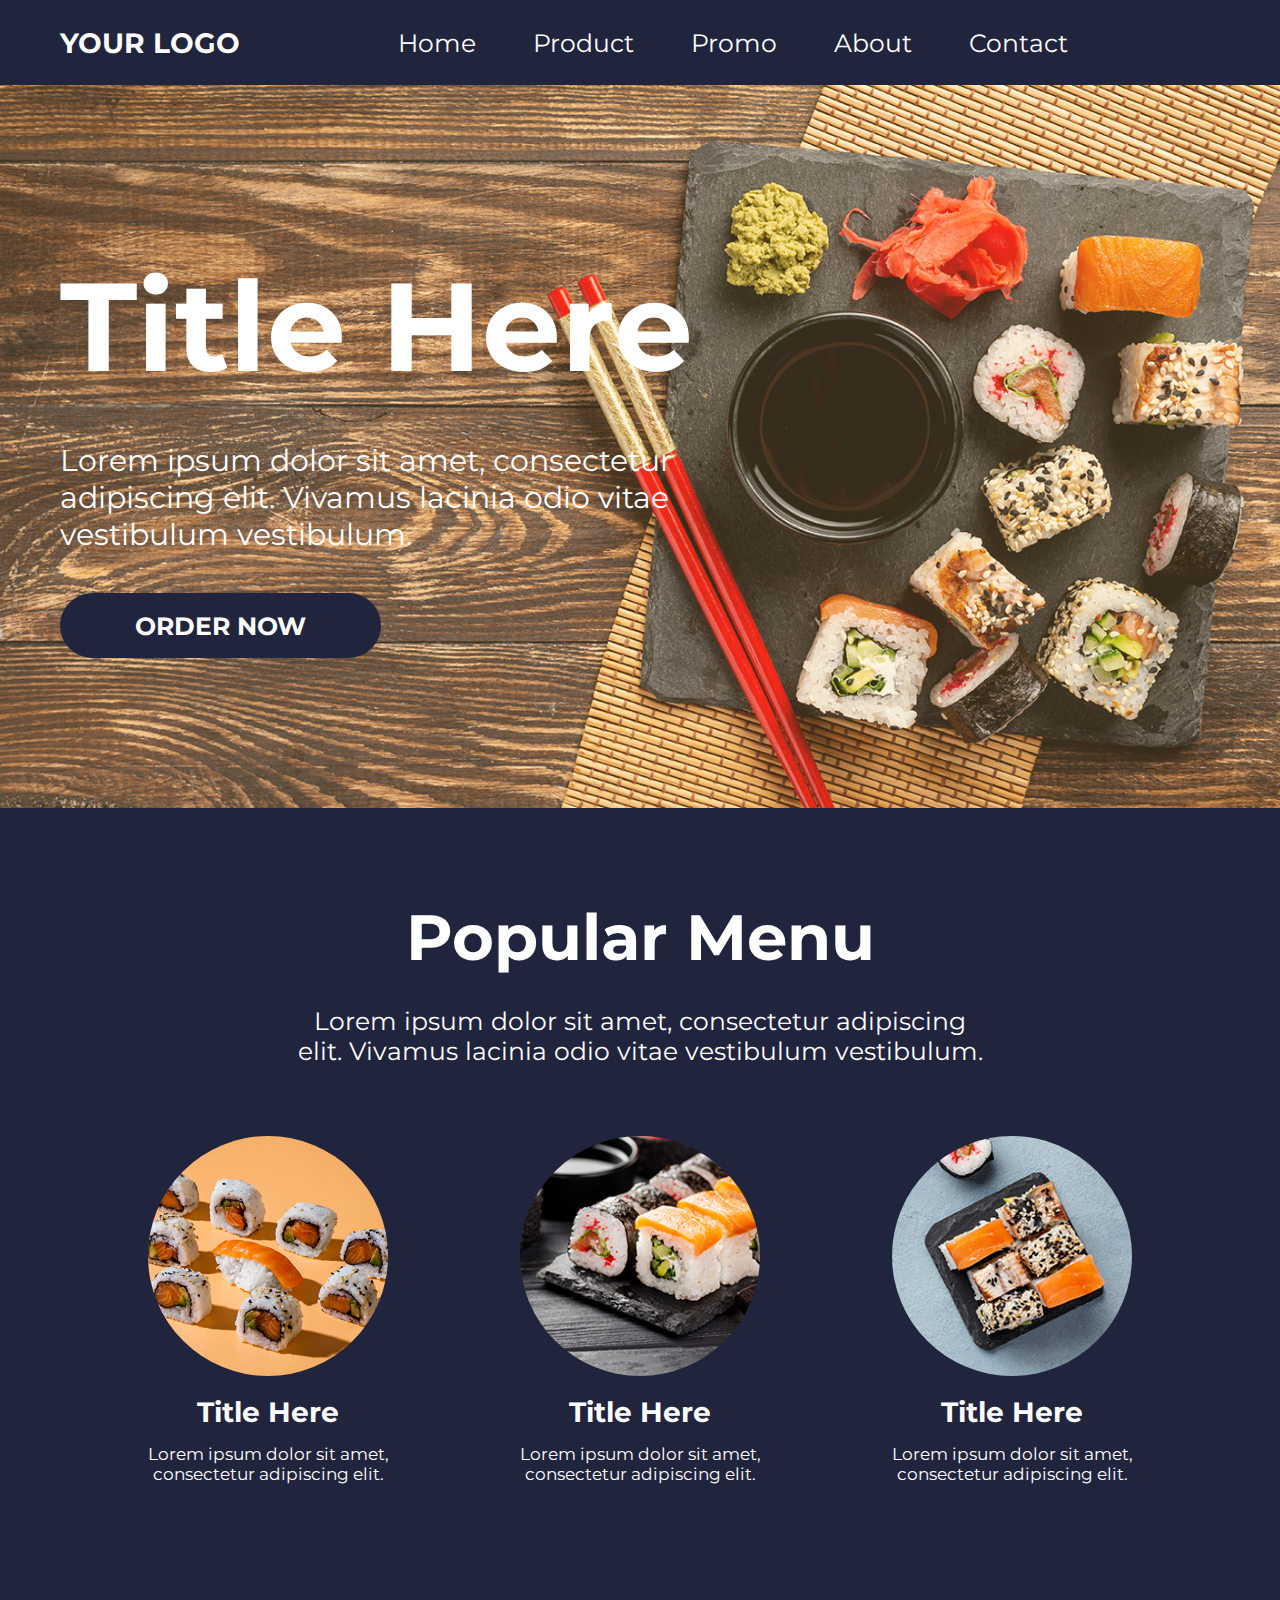
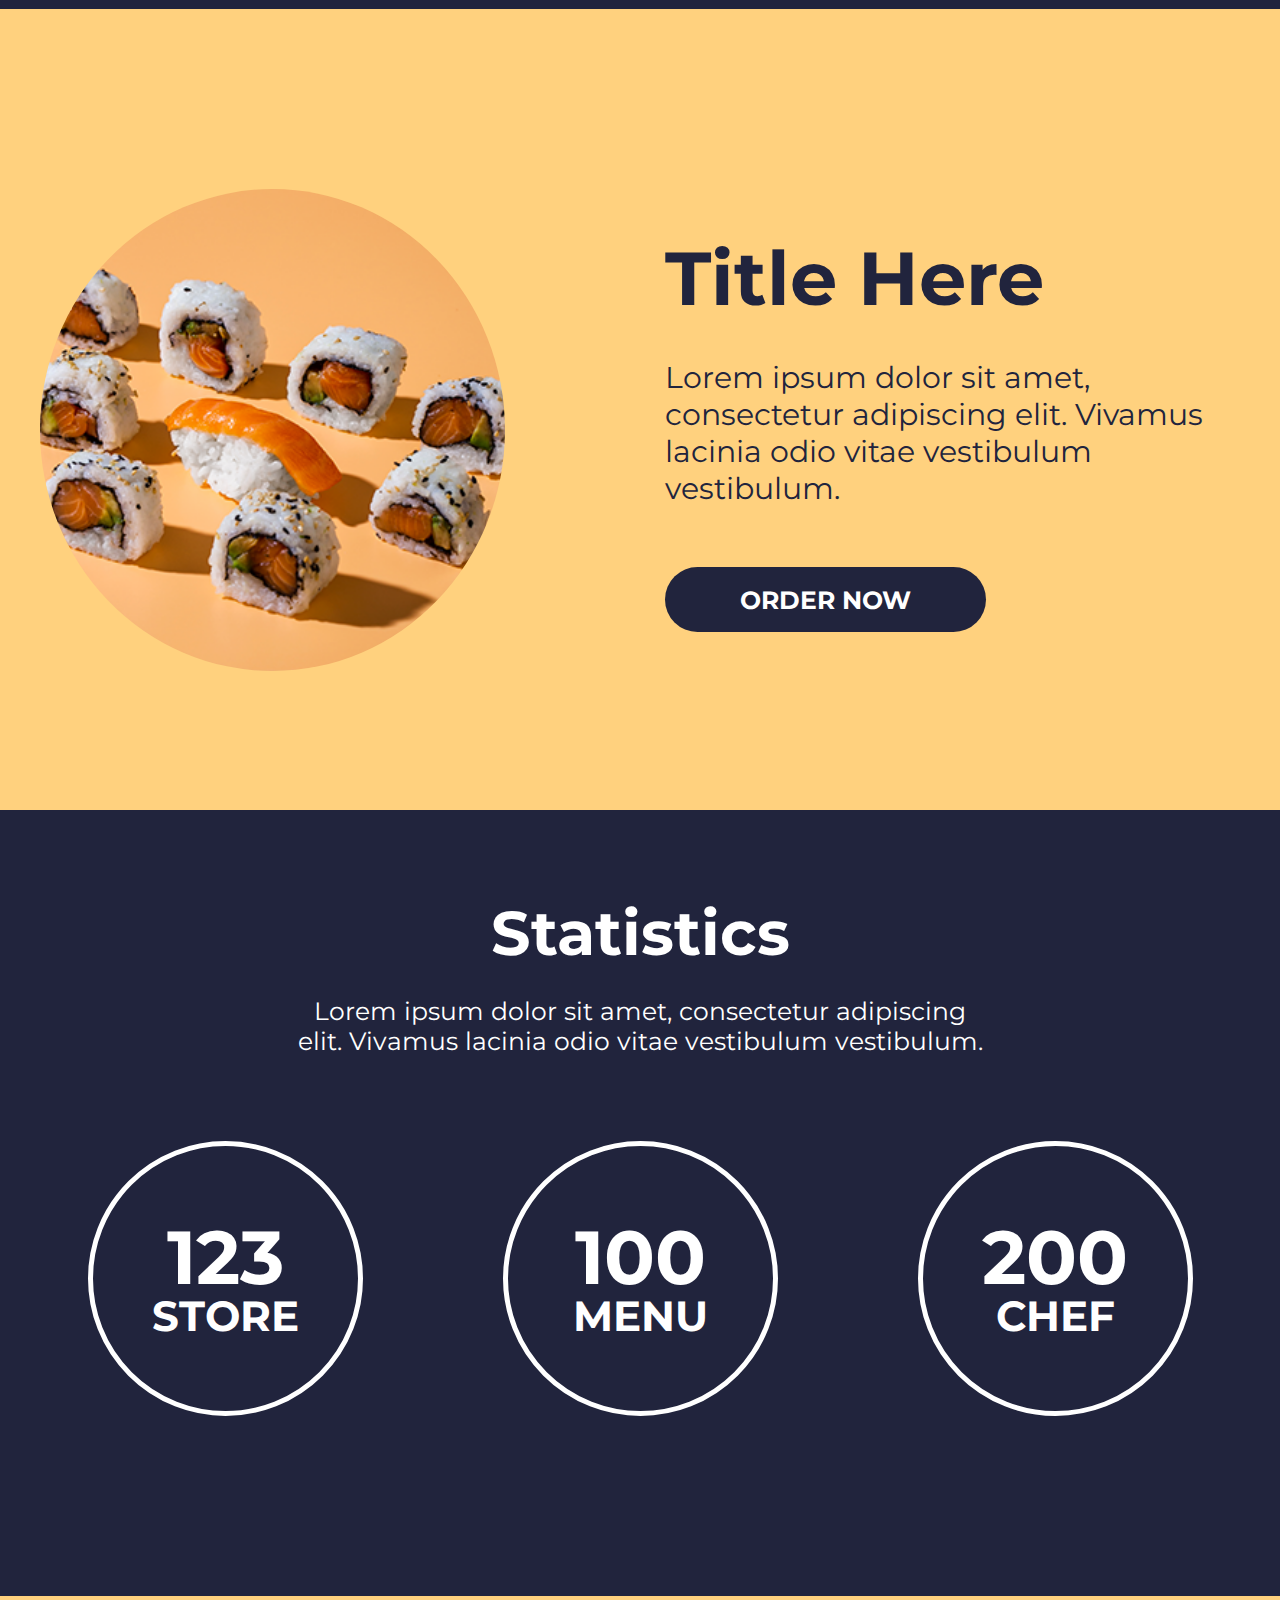
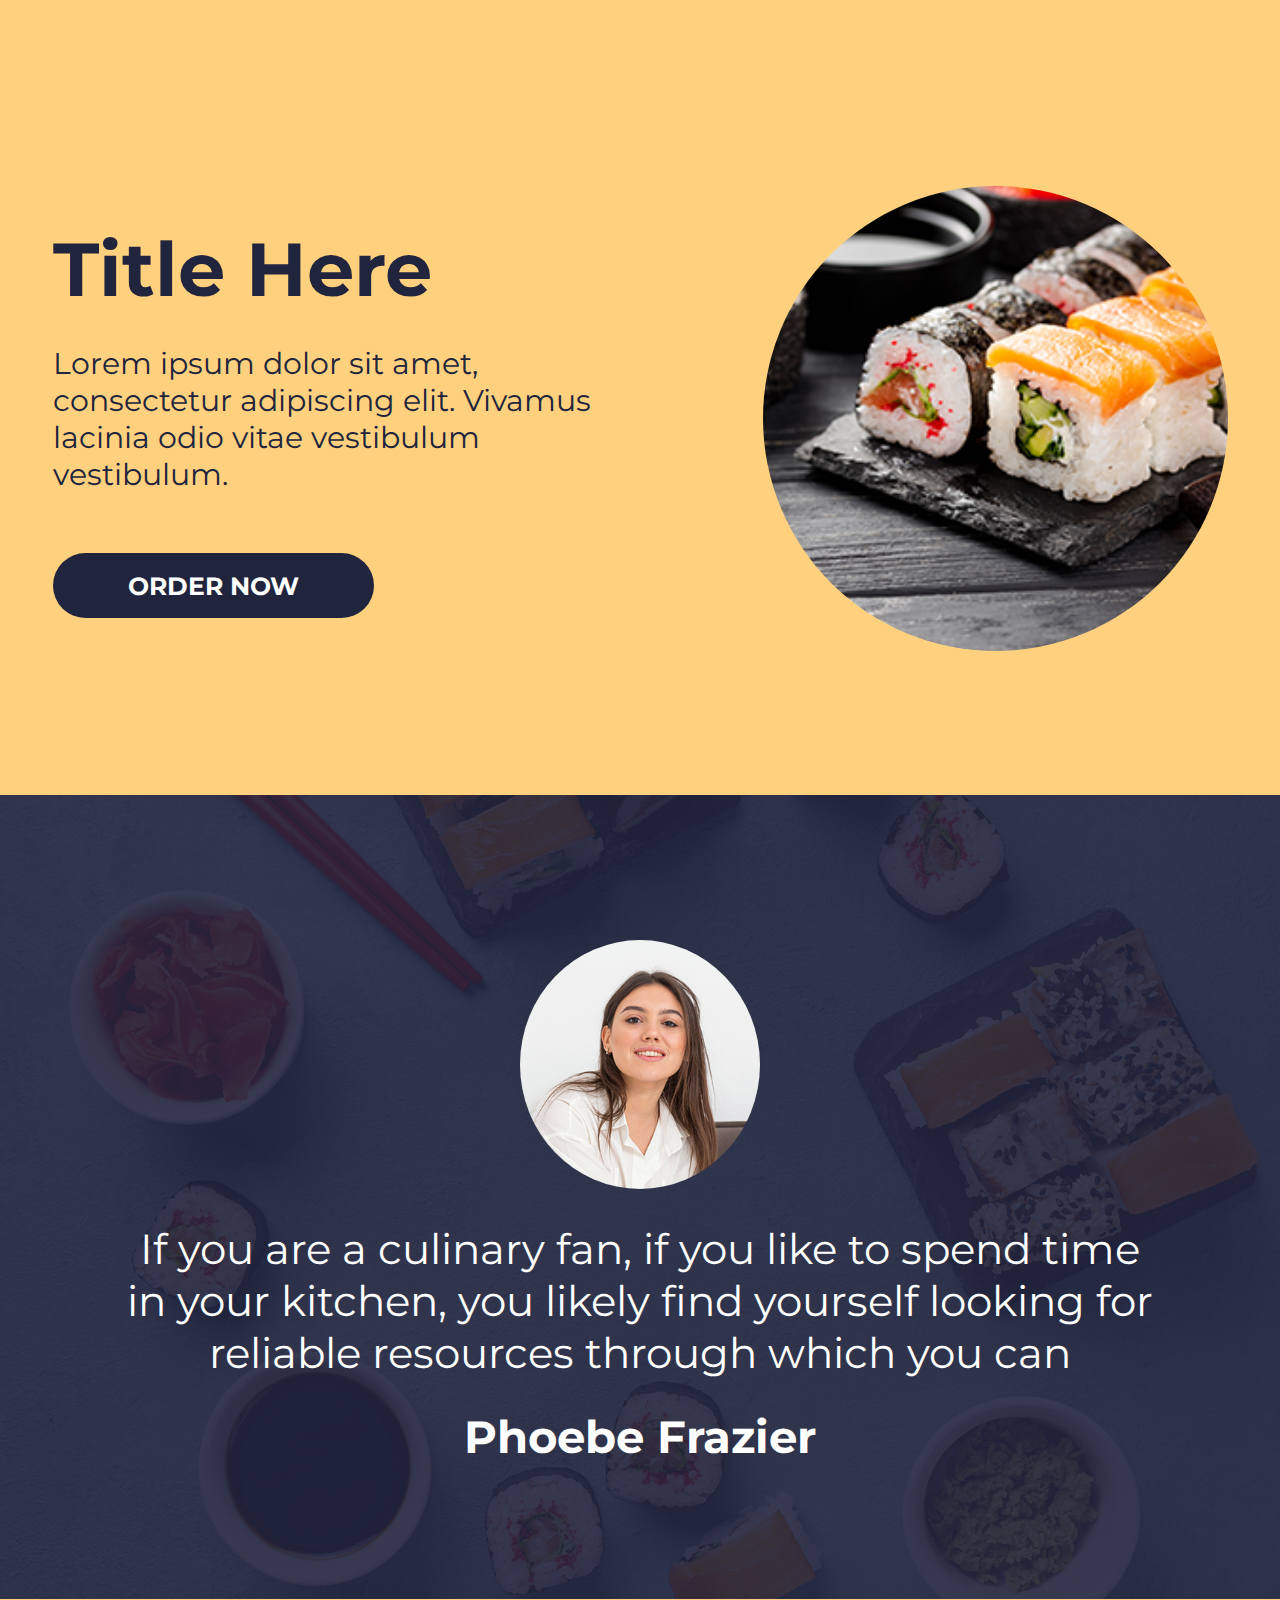
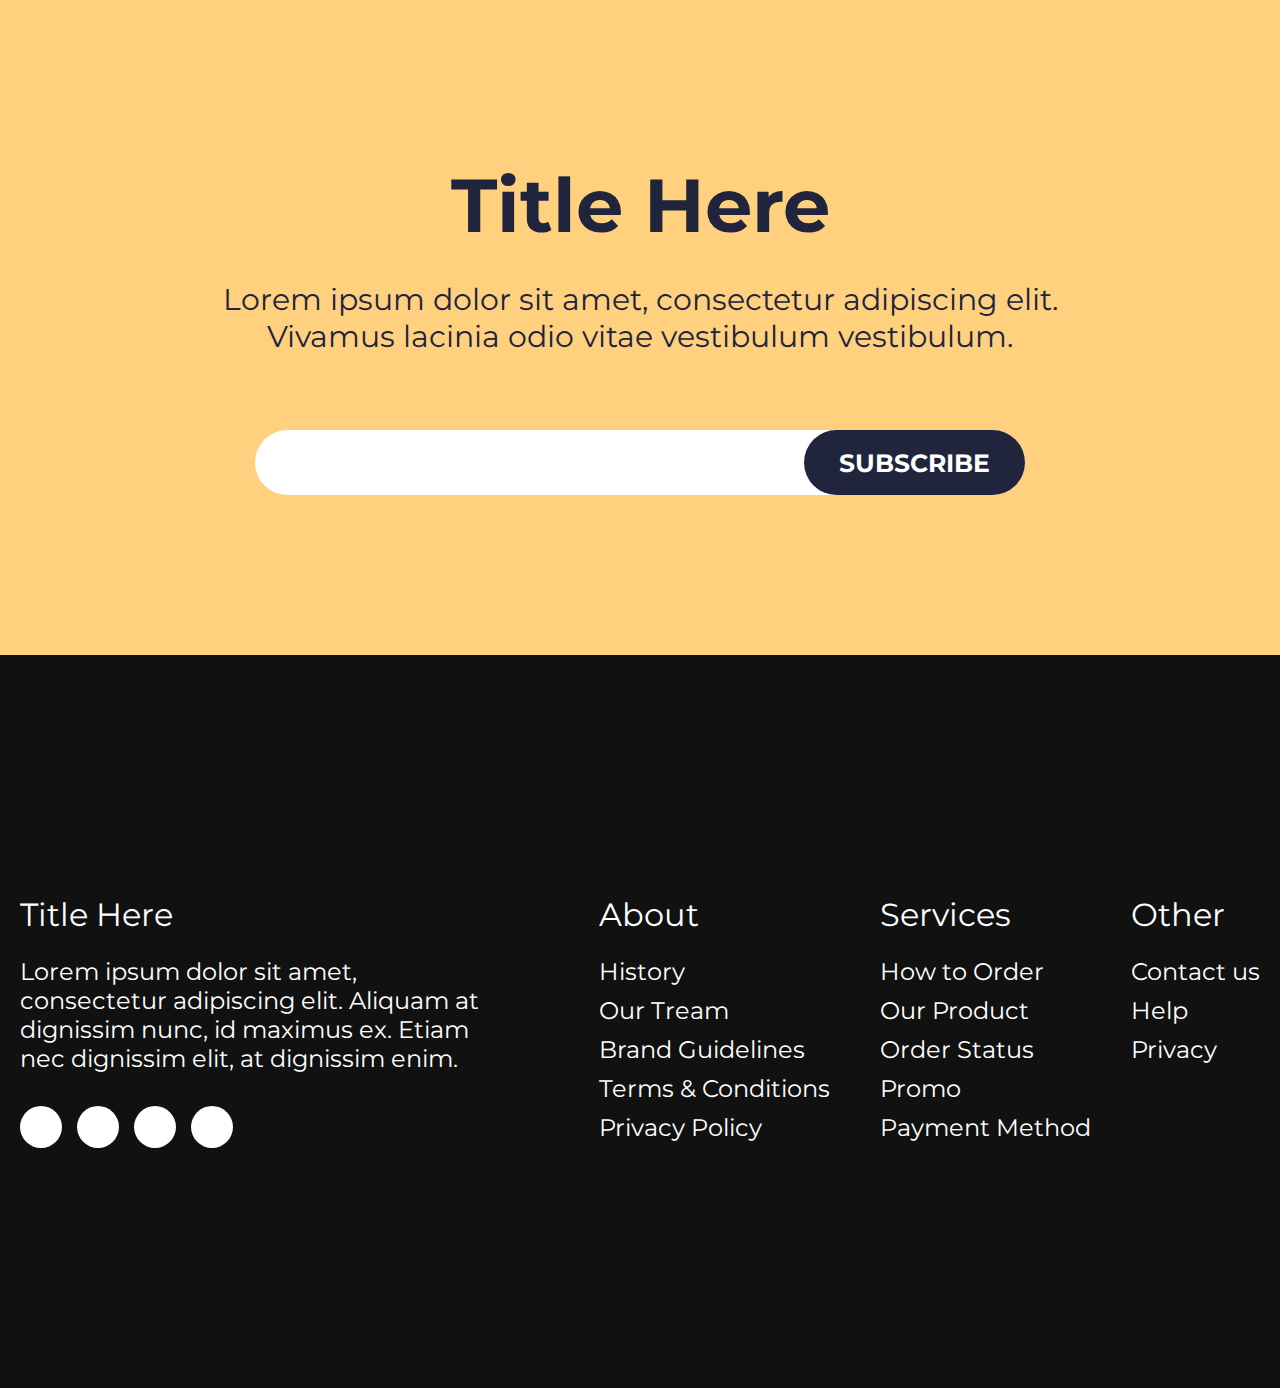
<file: sushi/index.html>
<!DOCTYPE html>
<html lang="en">

<head>
  <meta charset="UTF-8">
  <meta name="viewport" content="width=device-width, initial-scale=1.0">
  <link rel="preconnect" href="https://fonts.googleapis.com">
  <link rel="preconnect" href="https://fonts.gstatic.com" crossorigin>
  <link href="https://fonts.googleapis.com/css2?family=Montserrat:ital,wght@0,100;0,200;0,300;0,400;0,500;0,600;0,700;0,800;0,900;1,100;1,200;1,300;1,400;1,500;1,600;1,700;1,800;1,900&display=swap" rel="stylesheet">
  <link rel="stylesheet" href="https://cdnjs.cloudflare.com/ajax/libs/font-awesome/6.4.2/css/all.min.css" integrity="sha512-z3gLpd7yknf1YoNbCzqRKc4qyor8gaKU1qmn+CShxbuBusANI9QpRohGBreCFkKxLhei6S9CQXFEbbKuqLg0DA==" crossorigin="anonymous" referrerpolicy="no-referrer" />
  <link rel="stylesheet" href="./assets/css/index.css">
  <title>Sushi</title>
</head>

<body>

  <div class="main-container">
    <header>
      <div class="logo-wrapper">
        <i class="fa-solid fa-utensils"></i>
        <p>YOUR LOGO</p>
      </div>

      <nav id="main-nav">
        <button id="close-nav-btn"><i class="fa-solid fa-xmark"></i></button>
        <ul>
          <li><a href="#">Home</a></li>
          <li><a href="#">Product</a></li>
          <li><a href="#">Promo</a></li>
          <li><a href="#">About</a></li>
          <li><a href="#">Contact</a></li>
        </ul>
      </nav>

      <div class="search-wrapper">
        <i class="fa-solid fa-magnifying-glass"></i>
      </div>

      <button id="open-nav-btn"><i class="fa-solid fa-bars"></i></button>
    </header>

    <main>
      <section class="section-1">
        <h1>Title Here</h1>
        <p>Lorem ipsum dolor sit amet, consectetur adipiscing elit. Vivamus lacinia odio vitae vestibulum vestibulum.</p>
        <button class="btn">order now</button>
      </section>

      <section class="section-2">
        <h2 class="title">Popular Menu</h2>
        <p class="subtitle">Lorem ipsum dolor sit amet, consectetur adipiscing elit. Vivamus lacinia odio vitae vestibulum vestibulum.</p>
        <div class="cards-container">
          <div class="card">
            <img src="./assets/images/sushi-1.png" alt="sushi">
            <h3>Title Here</h3>
            <p>Lorem ipsum dolor sit amet, consectetur adipiscing elit.</p>
          </div>
          <div class="card">
            <img src="./assets/images/sushi-2.png" alt="sushi">
            <h3>Title Here</h3>
            <p>Lorem ipsum dolor sit amet, consectetur adipiscing elit.</p>
          </div>
          <div class="card">
            <img src="./assets/images/sushi-3.png" alt="sushi">
            <h3>Title Here</h3>
            <p>Lorem ipsum dolor sit amet, consectetur adipiscing elit.</p>
          </div>
        </div>
      </section>

      <section class="section-3">
        <div class="container">
          <div class="left">
            <img src="./assets/images/sushi-1.png" alt="sushi">
          </div>

          <div class="right">
            <h2>Title Here</h2>
            <p>Lorem ipsum dolor sit amet, consectetur adipiscing elit. Vivamus lacinia odio vitae vestibulum vestibulum.</p>
            <button class="btn">order now</button>
          </div>
        </div>
      </section>

      <section class="section-4">
        <h2 class="title">Statistics</h2>
        <p class="subtitle">Lorem ipsum dolor sit amet, consectetur adipiscing elit. Vivamus lacinia odio vitae vestibulum vestibulum.</p>
        <div class="items-container">
          <div class="item">
            <p class="number">123</p>
            <p class="text">store</p>
          </div>
          <div class="item">
            <p class="number">100</p>
            <p class="text">menu</p>
          </div>
          <div class="item">
            <p class="number">200</p>
            <p class="text">chef</p>
          </div>
        </div>
      </section>

      <section class="section-5">
        <div class="left">
          <h2>Title Here</h2>
          <p>Lorem ipsum dolor sit amet, consectetur adipiscing elit. Vivamus lacinia odio vitae vestibulum vestibulum.</p>
          <button class="btn">order now</button>
        </div>

        <div class="right">
          <img src="./assets/images/sushi-2.png" alt="sushi">
        </div>
      </section>

      <section class="section-6">
        <img src="./assets/images/person.png" alt="person">
        <p>If you are a culinary fan, if you like to spend time in your kitchen, you likely find yourself looking for reliable resources through which you can</p>
        <h3>Phoebe Frazier</h3>
      </section>

      <section class="section-7">
        <h2>Title Here</h2>
        <p>Lorem ipsum dolor sit amet, consectetur adipiscing elit. Vivamus lacinia odio vitae vestibulum vestibulum.</p>
        <form>
          <input type="text">
          <button class="btn">subscribe</button>
        </form>
      </section>
    </main>

    <footer>
      <div class="container">
        <div class="item-1">
          <h2>Title Here</h2>
          <p>Lorem ipsum dolor sit amet, consectetur adipiscing elit. Aliquam at dignissim nunc, id maximus ex. Etiam nec dignissim elit, at dignissim enim.</p>
          <div class="icons-container">
            <div class="icon"><i class="fa-brands fa-instagram"></i></div>
            <div class="icon"><i class="fa-brands fa-facebook-f"></i></div>
            <div class="icon"><i class="fa-brands fa-twitter"></i></div>
            <div class="icon"><i class="fa-brands fa-whatsapp"></i></div>
          </div>
        </div>

        <div class="item-2">
          <h2>About</h2>
          <ul>
            <li><a href="#">History</a></li>
            <li><a href="#">Our Tream</a></li>
            <li><a href="#">Brand Guidelines</a></li>
            <li><a href="#">Terms & Conditions</a></li>
            <li><a href="#">Privacy Policy</a></li>
          </ul>
        </div>

        <div class="item-3">
          <h2>Services</h2>
          <ul>
            <li><a href="#">How to Order</a></li>
            <li><a href="#">Our Product</a></li>
            <li><a href="#">Order Status</a></li>
            <li><a href="#">Promo</a></li>
            <li><a href="#">Payment Method</a></li>
          </ul>
        </div>

        <div class="item-4">
          <h2>Other</h2>
          <ul>
            <li><a href="#">Contact us</a></li>
            <li><a href="#">Help</a></li>
            <li><a href="#">Privacy</a></li>
          </ul>
        </div>
      </div>
    </footer>
  </div>

  <script src="./assets/js/app.js"></script>
</body>

</html>
</file>
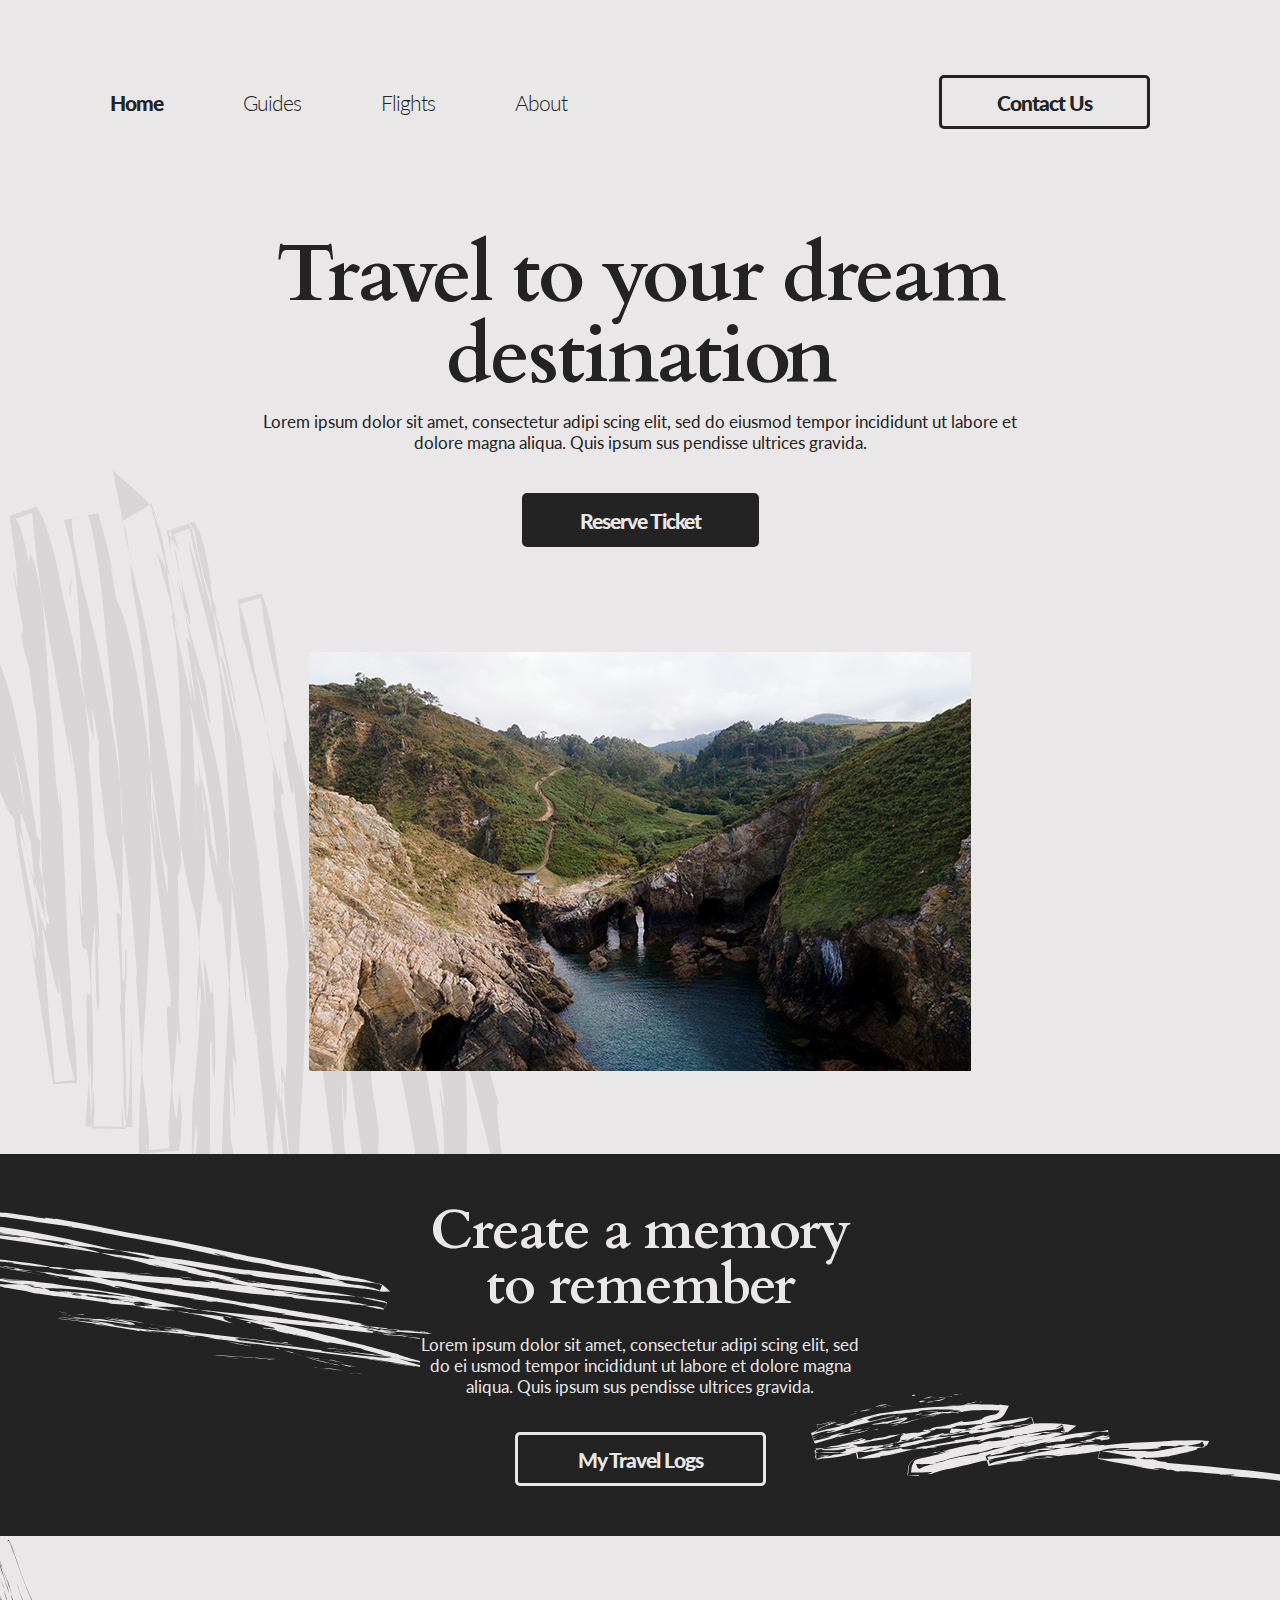
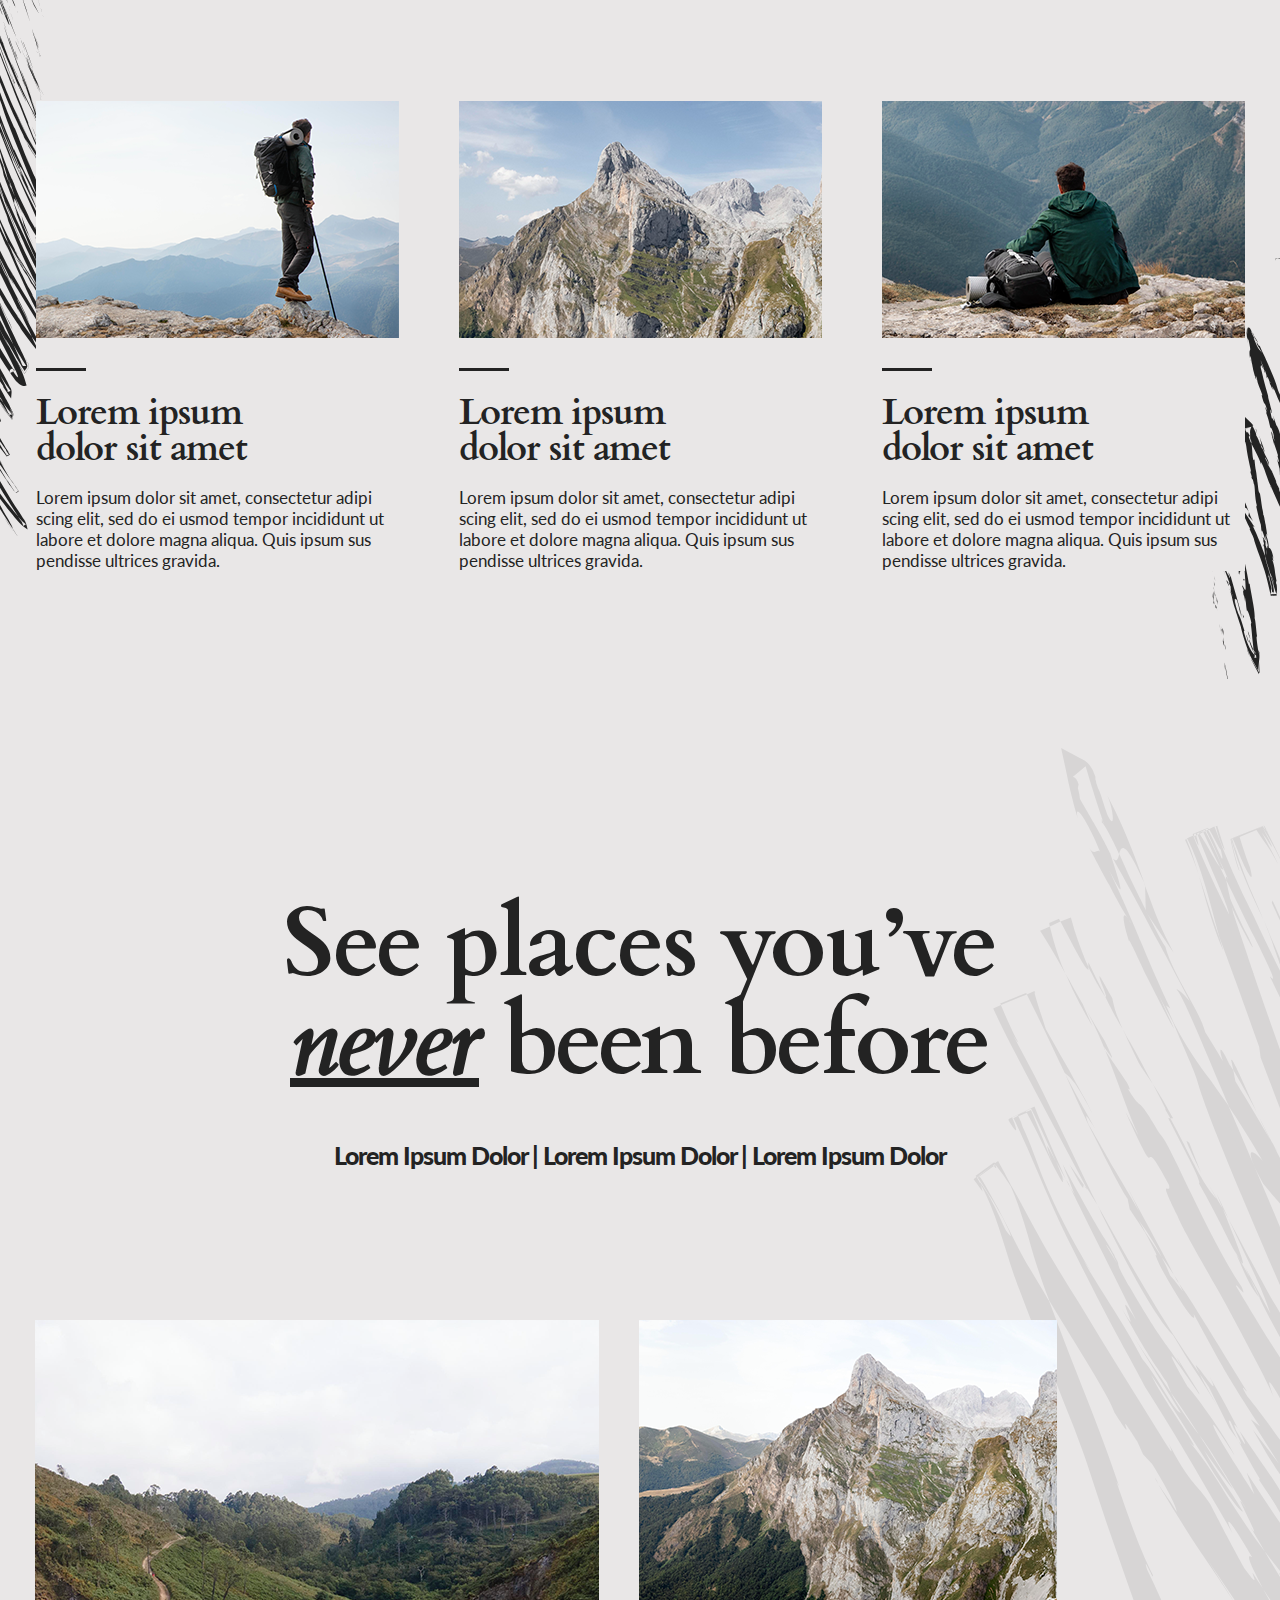
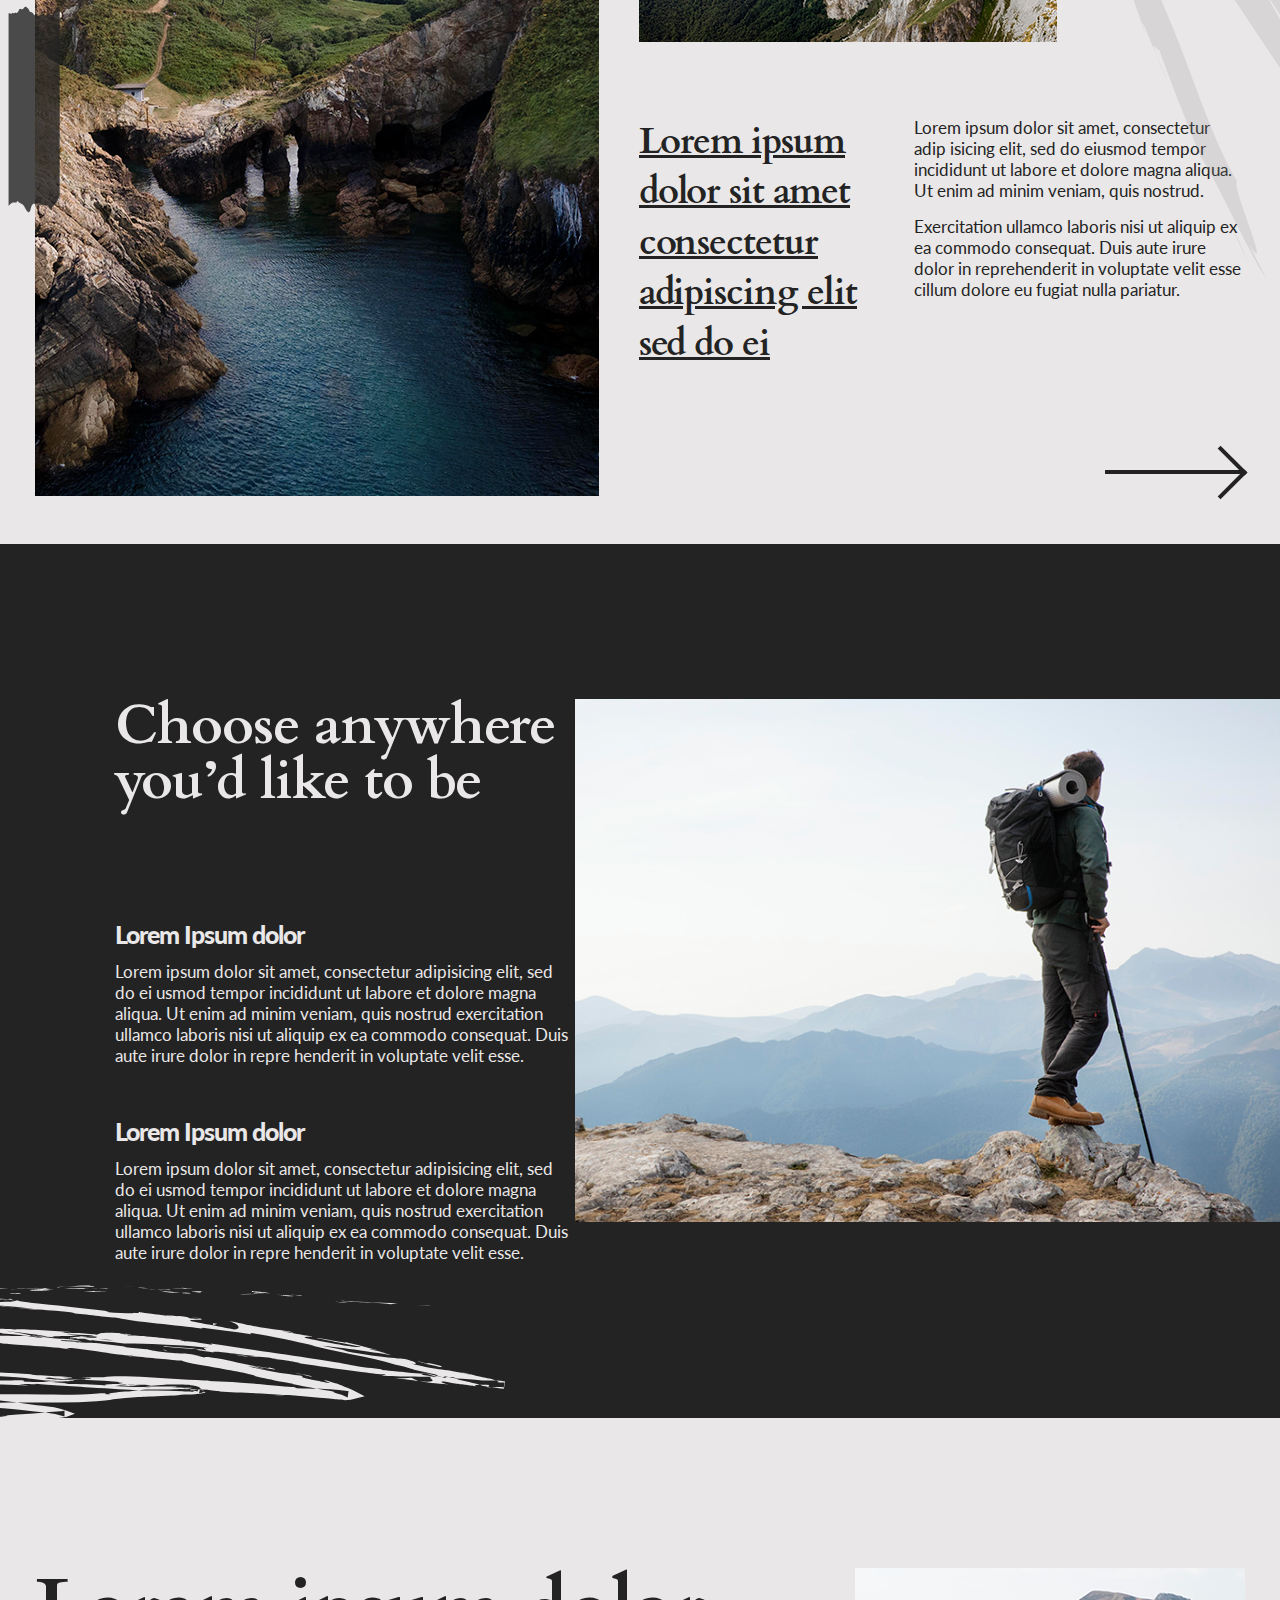
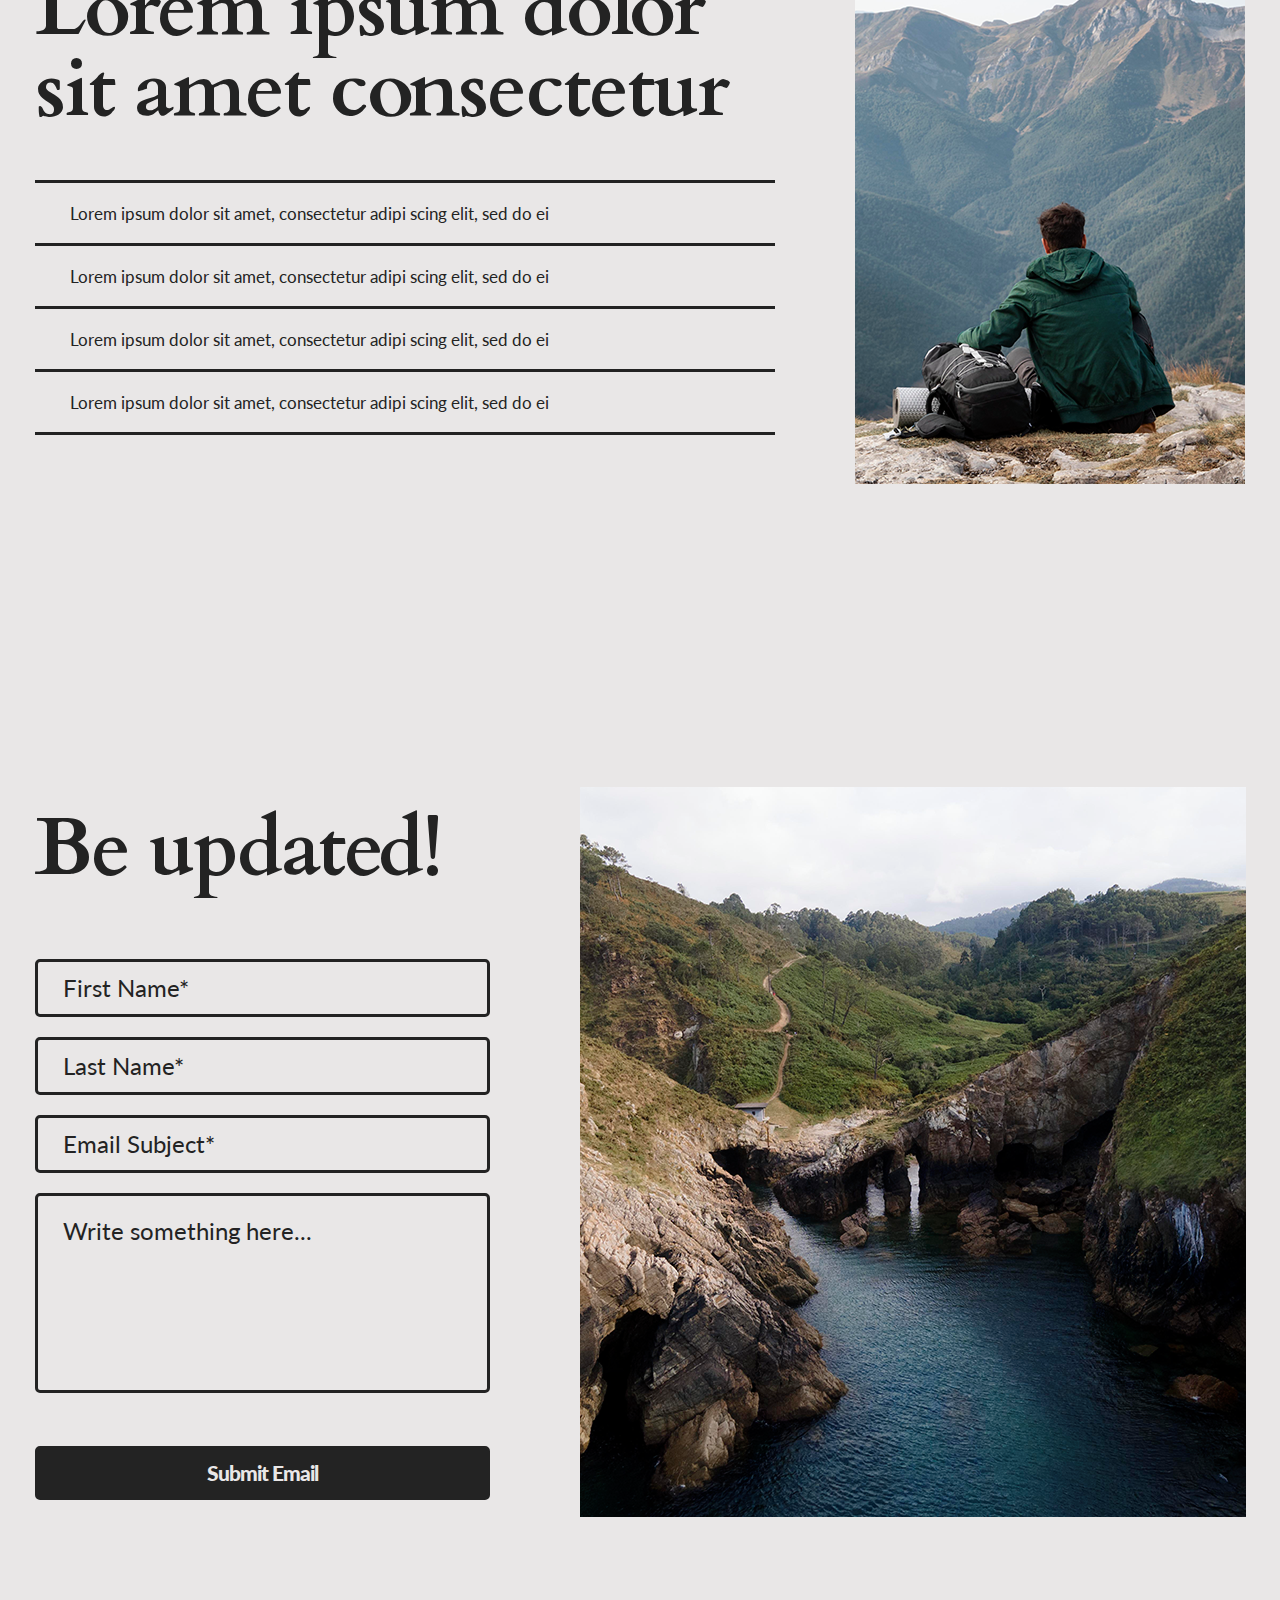
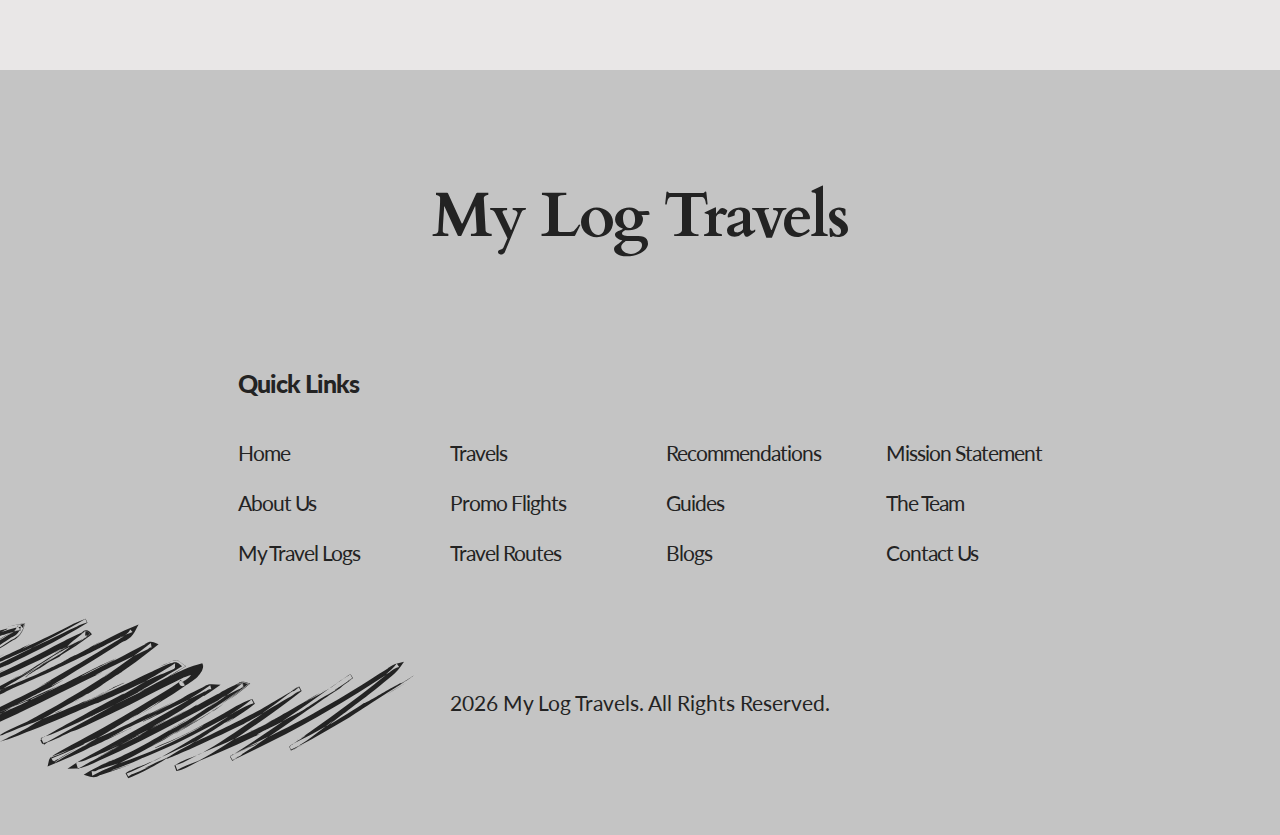
<file: travel/index.html>
<!DOCTYPE html>
<html lang="en">

<head>
  <meta charset="UTF-8">
  <meta name="viewport" content="width=device-width, initial-scale=1.0">
  <link rel="stylesheet" href="https://cdnjs.cloudflare.com/ajax/libs/font-awesome/6.4.2/css/all.min.css" integrity="sha512-z3gLpd7yknf1YoNbCzqRKc4qyor8gaKU1qmn+CShxbuBusANI9QpRohGBreCFkKxLhei6S9CQXFEbbKuqLg0DA==" crossorigin="anonymous" referrerpolicy="no-referrer" />
  <link rel="preconnect" href="https://fonts.googleapis.com">
  <link rel="preconnect" href="https://fonts.gstatic.com" crossorigin>
  <link href="https://fonts.googleapis.com/css2?family=Cardo:ital,wght@0,400;0,700;1,400&family=Lato:ital,wght@0,100;0,300;0,400;0,700;0,900;1,100;1,300;1,400;1,700;1,900&display=swap" rel="stylesheet">
  <link rel="stylesheet" href="./assets/css/index.css">
  <title>Travel</title>
</head>

<body>

  <div class="main-container">

    <header>
      <button id="open-nav-btn"><i class="fa-solid fa-bars"></i></button>

      <nav>
        <button id="close-nav-btn"><i class="fa-solid fa-xmark"></i></button>
        <ul>
          <li><a href="#">Home</a></li>
          <li><a href="#">Guides</a></li>
          <li><a href="#">Flights</a></li>
          <li><a href="#">About</a></li>
        </ul>
      </nav>

      <button class="btn">contact us</button>
    </header>

    <main>
      <section class="section-1">
        <div class="left">
          <h1>Travel to your dream destination</h1>
          <p>Lorem ipsum dolor sit amet, consectetur adipi scing elit, sed do eiusmod tempor incididunt ut labore et dolore magna aliqua. Quis ipsum sus pendisse ultrices gravida.</p>
          <button class="btn">reserve ticket</button>
        </div>

        <div class="right">
          <img src="./assets/images/section-1.png" alt="landscape">
        </div>
        <img src="./assets/images/scribble-1-1.svg" alt="scribble" class="scribble-1-1">
      </section>

      <section class="section-2">
        <h2>Create a memory to remember</h2>
        <p>Lorem ipsum dolor sit amet, consectetur adipi scing elit, sed do ei usmod tempor incididunt ut labore et dolore magna aliqua. Quis ipsum sus pendisse ultrices gravida.</p>
        <button class="btn">my travel logs</button>
        <img src="./assets/images/scribble-2-1.svg" alt="scribble" class="scribble-2-1">
        <img src="./assets/images/scribble-2-2.svg" alt="scribble" class="scribble-2-2">
      </section>

      <section class="section-3">
        <div class="cards-container">
          <div class="card">
            <img src="./assets/images/section-3-1.png" alt="landscape">
            <div class="line"></div>
            <h3>Lorem ipsum dolor sit amet</h3>
            <p>Lorem ipsum dolor sit amet, consectetur adipi scing elit, sed do ei usmod tempor incididunt ut labore et dolore magna aliqua. Quis ipsum sus pendisse ultrices gravida.</p>
          </div>
          <div class="card">
            <img src="./assets/images/section-3-2.png" alt="landscape">
            <div class="line"></div>
            <h3>Lorem ipsum dolor sit amet</h3>
            <p>Lorem ipsum dolor sit amet, consectetur adipi scing elit, sed do ei usmod tempor incididunt ut labore et dolore magna aliqua. Quis ipsum sus pendisse ultrices gravida.</p>
          </div>
          <div class="card">
            <img src="./assets/images/section-3-3.png" alt="landscape">
            <div class="line"></div>
            <h3>Lorem ipsum dolor sit amet</h3>
            <p>Lorem ipsum dolor sit amet, consectetur adipi scing elit, sed do ei usmod tempor incididunt ut labore et dolore magna aliqua. Quis ipsum sus pendisse ultrices gravida.</p>
          </div>
        </div>
        <img src="./assets/images/scribble-3-1.svg" alt="scribble" class="scribble-3-1">
        <img src="./assets/images/scribble-3-2.svg" alt="scribble" class="scribble-3-2">
      </section>

      <section class="section-4">
        <div class="icon"><i class="fa-solid fa-plane-up"></i></div>
        <h2 class="title">See places you’ve <span>never</span> been before</h2>
        <p class="subtitle">Lorem Ipsum Dolor | Lorem Ipsum Dolor | Lorem Ipsum Dolor</p>

        <div class="container">
          <div class="img-1-wrapper">
            <img src="./assets/images/section-4-1.png" alt="landscape">
            <img src="./assets/images/tape.svg" alt="tape" class="tape">
          </div>
          <div class="img-2-wrapper">
            <img src="./assets/images/section-4-2.png" alt="landscape">
          </div>
          <h3>Lorem ipsum dolor sit amet consectetur adipiscing elit sed do ei</h3>
          <div class="text-wrapper">
            <p>Lorem ipsum dolor sit amet, consectetur adip isicing elit, sed do eiusmod tempor incididunt ut labore et dolore magna aliqua. Ut enim ad minim veniam, quis nostrud.</p>
            <p>Exercitation ullamco laboris nisi ut aliquip ex ea commodo consequat. Duis aute irure dolor in reprehenderit in voluptate velit esse cillum dolore eu fugiat nulla pariatur.</p>
            <div class="arrow">
              <div class="line-1"></div>
              <div class="line-2"></div>
              <div class="line-3"></div>
            </div>
          </div>
        </div>

        <img src="./assets/images/scribble-4-1.svg" alt="scribble" class="scribble-4-1">
      </section>

      <section class="section-5">
        <div class="container">
          <div class="left">
            <h2>Choose anywhere you’d like to be</h2>
            <h3>Lorem Ipsum dolor</h3>
            <p>Lorem ipsum dolor sit amet, consectetur adipisicing elit, sed do ei usmod tempor incididunt ut labore et dolore magna aliqua. Ut enim ad minim veniam, quis nostrud exercitation ullamco laboris nisi ut aliquip ex ea commodo consequat. Duis aute irure dolor in repre henderit in voluptate velit esse.</p>
            <h3>Lorem Ipsum dolor</h3>
            <p>Lorem ipsum dolor sit amet, consectetur adipisicing elit, sed do ei usmod tempor incididunt ut labore et dolore magna aliqua. Ut enim ad minim veniam, quis nostrud exercitation ullamco laboris nisi ut aliquip ex ea commodo consequat. Duis aute irure dolor in repre henderit in voluptate velit esse.</p>
          </div>

          <div class="right">
            <img src="./assets/images/section-5-1.png" alt="person on a mountain peak">
          </div>
        </div>

        <img src="./assets/images/scribble-5-1.svg" alt="scribble" class="scribble-5-1">
      </section>

      <section class="section-6">
        <div class="left">
          <h2>Lorem ipsum dolor sit amet consectetur</h2>

          <div class="container">
            <div class="line"></div>
            <div class="item">
              <div class="header">
                <p>Lorem ipsum dolor sit amet, consectetur adipi scing elit, sed do ei</p>
                <button class="toggle-btn">
                  <i class="fa-solid fa-plus"></i>
                  <i class="fa-solid fa-minus"></i>
                </button>
              </div>
              <div class="text-wrapper">
                <p class="text">Lorem ipsum, dolor sit amet consectetur adipisicing elit. Voluptatem commodi architecto repudiandae. Possimus sed consequatur recusandae magni rerum aliquid assumenda praesentium ducimus magnam! Eligendi vitae ipsum doloremque, quidem aliquam eveniet.</p>
              </div>
            </div>
            <div class="line"></div>
            <div class="item">
              <div class="header">
                <p>Lorem ipsum dolor sit amet, consectetur adipi scing elit, sed do ei</p>
                <button class="toggle-btn">
                  <i class="fa-solid fa-plus"></i>
                  <i class="fa-solid fa-minus"></i>
                </button>
              </div>
              <div class="text-wrapper">
                <p class="text">Lorem ipsum, dolor sit amet consectetur adipisicing elit. Voluptatem commodi architecto repudiandae. Possimus sed consequatur recusandae magni rerum aliquid assumenda praesentium ducimus magnam! Eligendi vitae ipsum doloremque, quidem aliquam eveniet.</p>
              </div>
            </div>
            <div class="line"></div>
            <div class="item">
              <div class="header">
                <p>Lorem ipsum dolor sit amet, consectetur adipi scing elit, sed do ei</p>
                <button class="toggle-btn">
                  <i class="fa-solid fa-plus"></i>
                  <i class="fa-solid fa-minus"></i>
                </button>
              </div>
              <div class="text-wrapper">
                <p class="text">Lorem ipsum, dolor sit amet consectetur adipisicing elit. Voluptatem commodi architecto repudiandae. Possimus sed consequatur recusandae magni rerum aliquid assumenda praesentium ducimus magnam! Eligendi vitae ipsum doloremque, quidem aliquam eveniet.</p>
              </div>
            </div>
            <div class="line"></div>
            <div class="item">
              <div class="header">
                <p>Lorem ipsum dolor sit amet, consectetur adipi scing elit, sed do ei</p>
                <button class="toggle-btn">
                  <i class="fa-solid fa-plus"></i>
                  <i class="fa-solid fa-minus"></i>
                </button>
              </div>
              <div class="text-wrapper">
                <p class="text">Lorem ipsum, dolor sit amet consectetur adipisicing elit. Voluptatem commodi architecto repudiandae. Possimus sed consequatur recusandae magni rerum aliquid assumenda praesentium ducimus magnam! Eligendi vitae ipsum doloremque, quidem aliquam eveniet.</p>
              </div>
            </div>
            <div class="line"></div>
          </div>
        </div>

        <div class="right">
          <img src="./assets/images/section-6-1.png" alt="person">
        </div>
      </section>

      <section class="section-7">
        <div class="left">
          <h2>Be updated!</h2>
          <form>
            <input type="text" placeholder="First Name*" required>
            <input type="text" placeholder="Last Name*" required>
            <input type="text" placeholder="Email Subject*" required>
            <textarea placeholder="Write something here..."></textarea>
            <button class="btn">Submit Email</button>
          </form>
        </div>

        <div class="right">
          <img src="./assets/images/section-7-1.png" alt="landscape">
        </div>
      </section>
    </main>

    <footer>
      <div class="container">
        <div class="left">
          <h2>My Log Travels</h2>
        </div>

        <div class="right">
          <h3>Quick Links</h3>
          <div class="links-container">
            <ul>
              <li><a href="#">Home</a></li>
              <li><a href="#">About Us</a></li>
              <li><a href="#">My Travel Logs</a></li>
            </ul>
            <ul>
              <li><a href="#">Travels</a></li>
              <li><a href="#">Promo Flights</a></li>
              <li><a href="#">Travel Routes</a></li>
            </ul>
            <ul>
              <li><a href="#">Recommendations</a></li>
              <li><a href="#">Guides</a></li>
              <li><a href="#">Blogs</a></li>
            </ul>
            <ul>
              <li><a href="#">Mission Statement</a></li>
              <li><a href="#">The Team</a></li>
              <li><a href="#">Contact Us</a></li>
            </ul>
          </div>
        </div>
      </div>

      <p class="footnote"><span id="year"></span> My Log Travels. All Rights Reserved.</p>

      <img src="./assets/images/scribble-footer.svg" alt="scribble" class="scribble-footer">
    </footer>

  </div>

  <script src="./assets/js/app.js"></script>
</body>

</html>
</file>
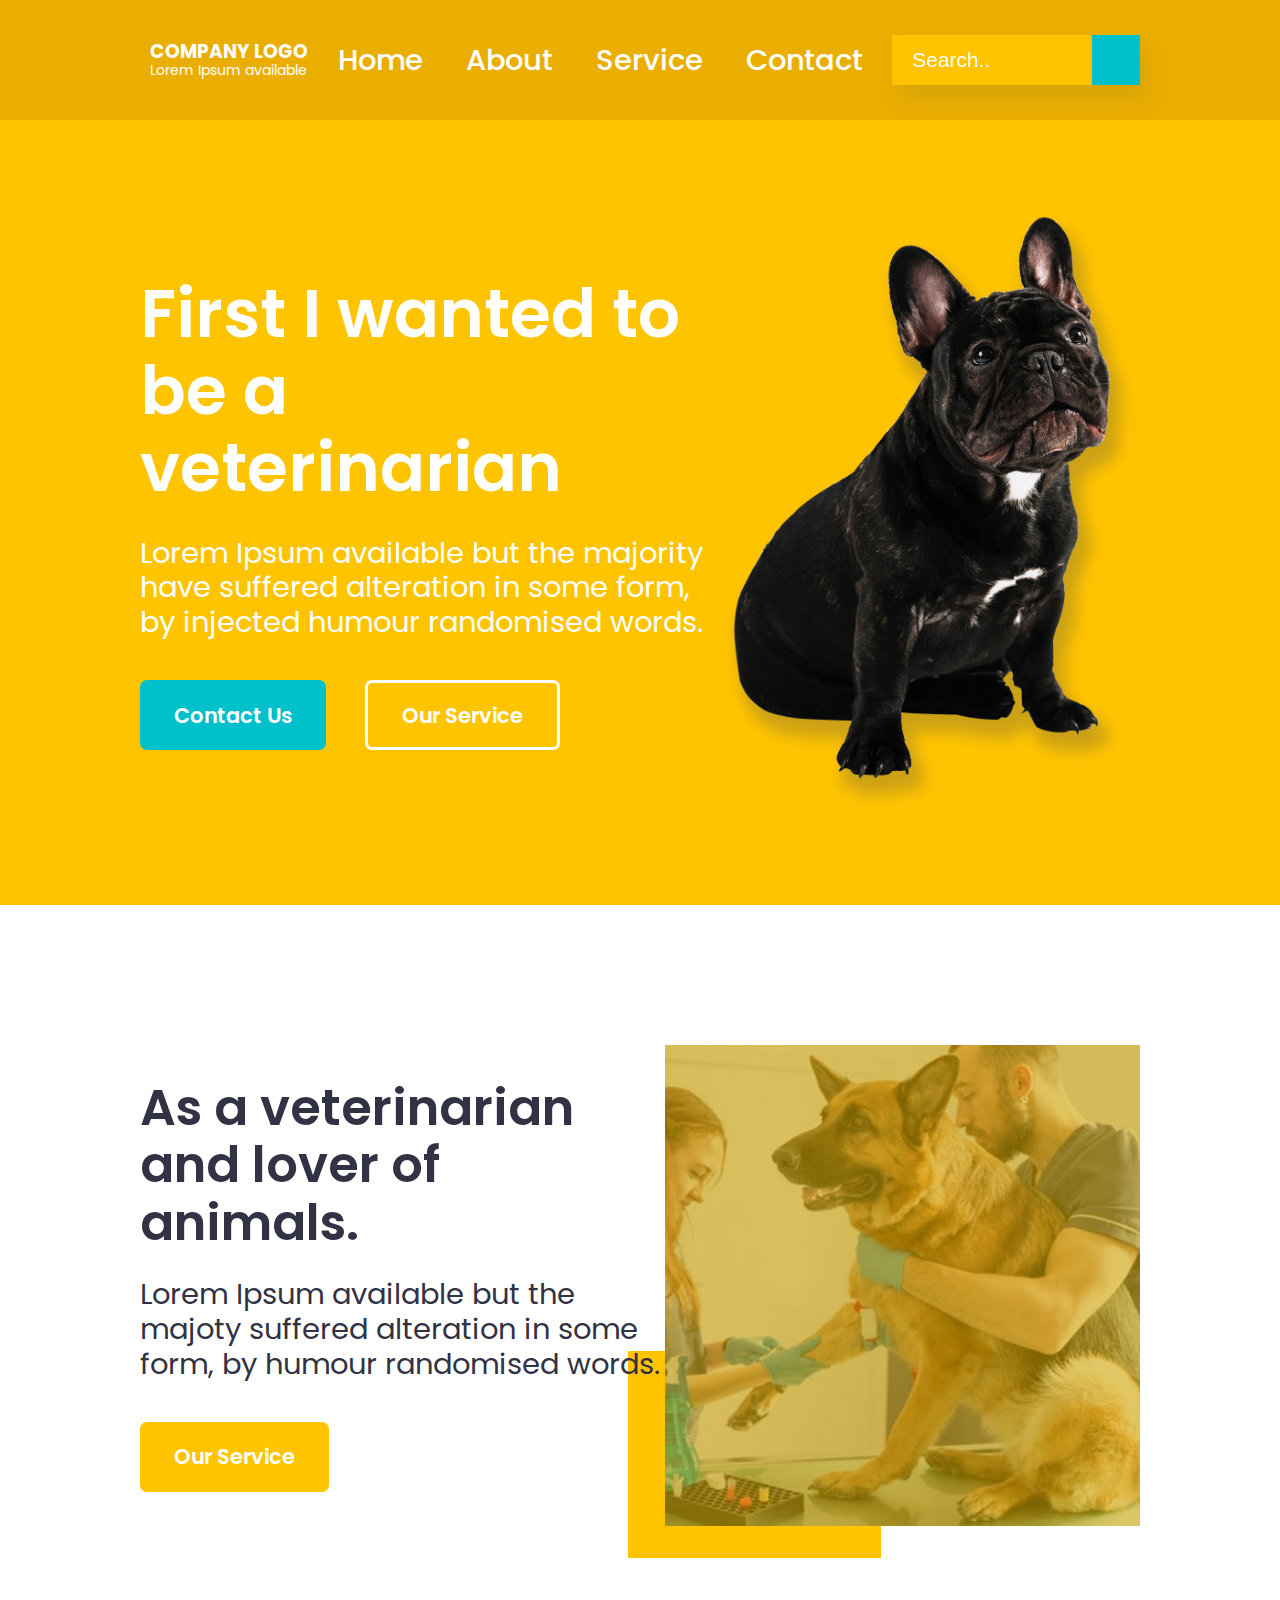
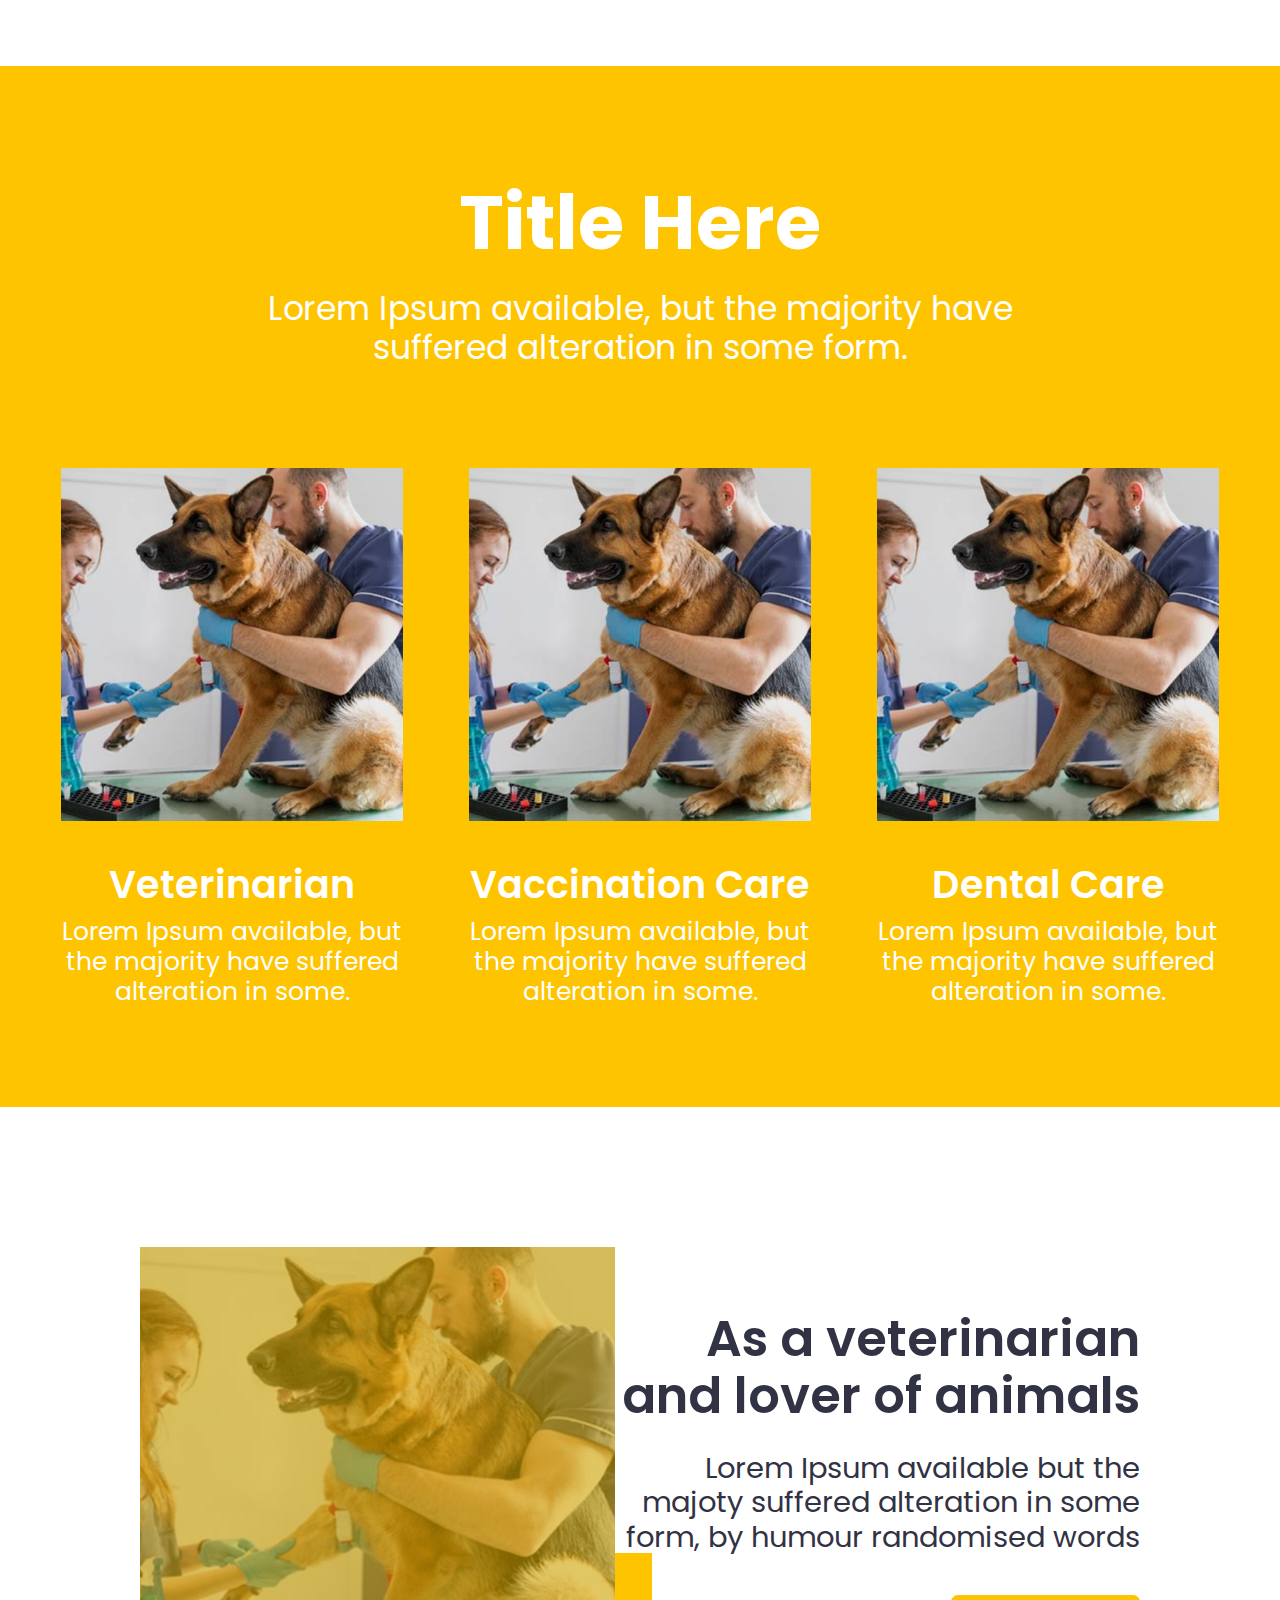
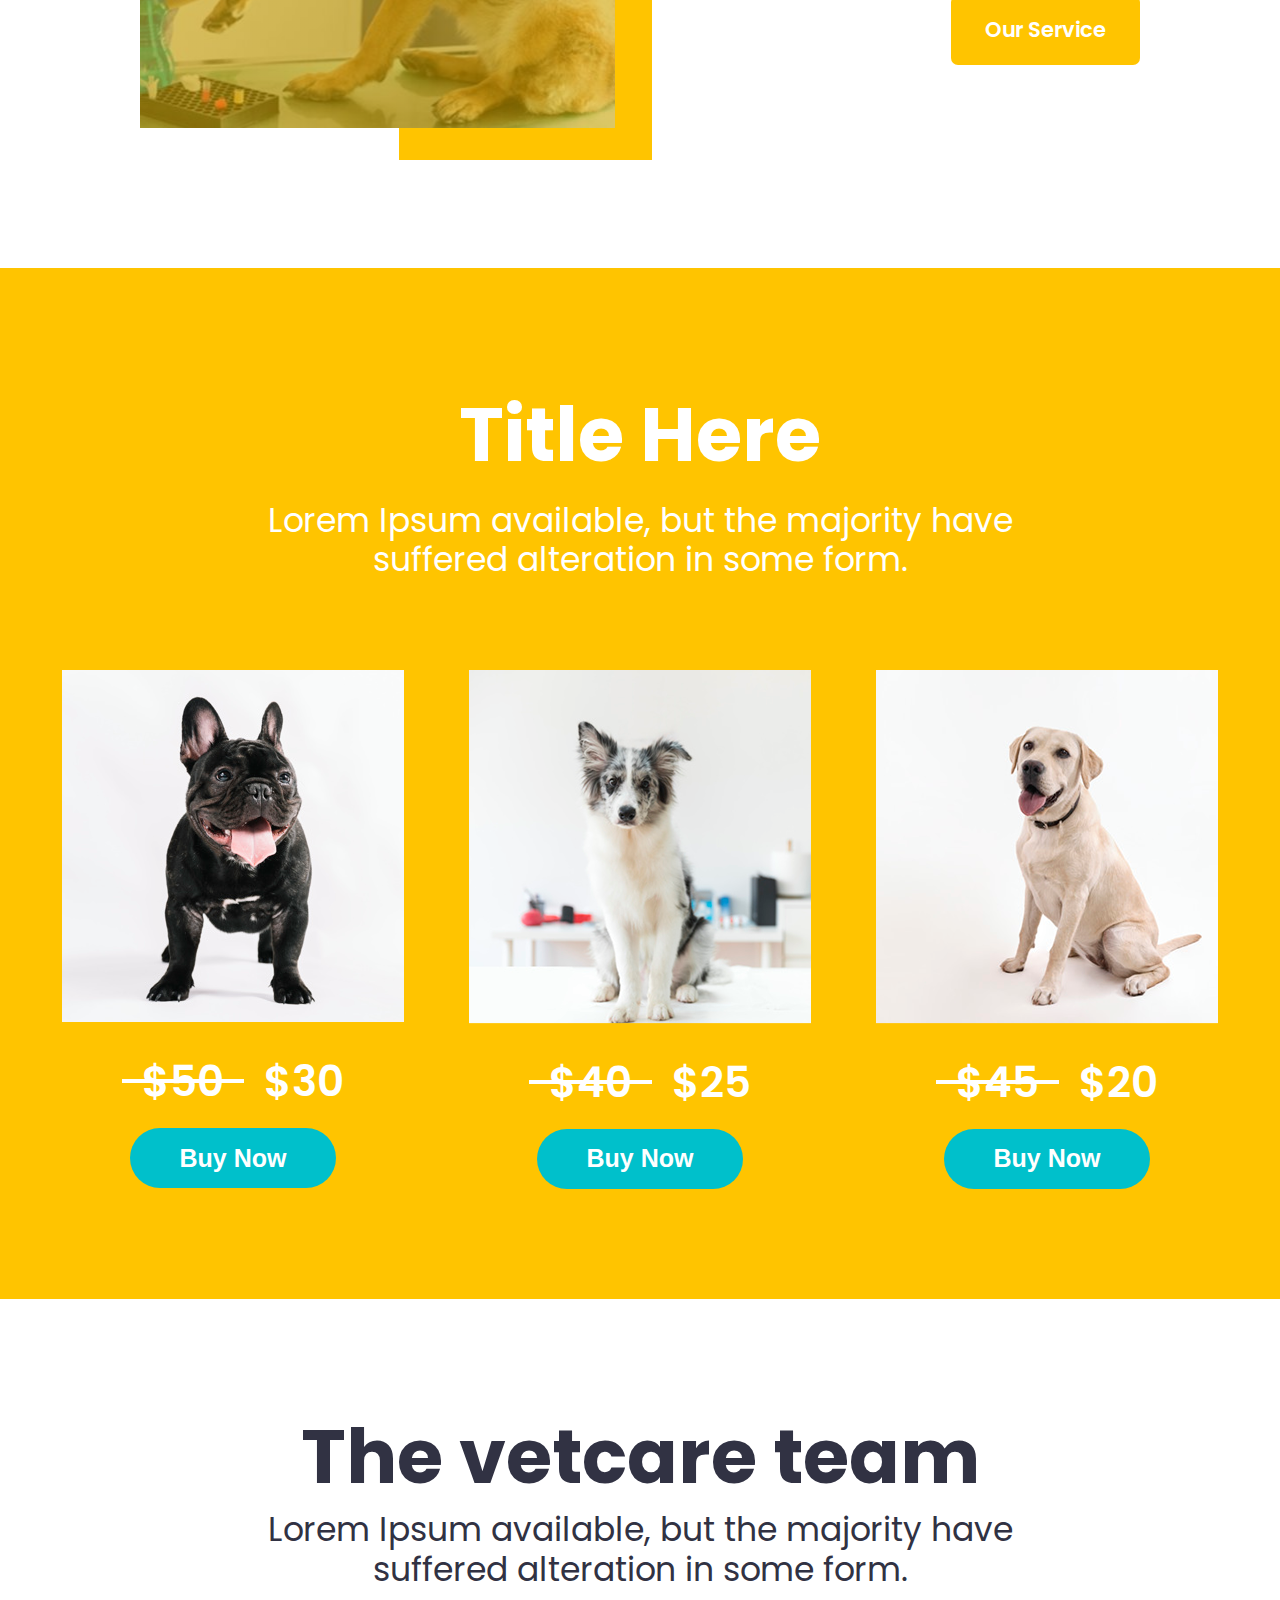
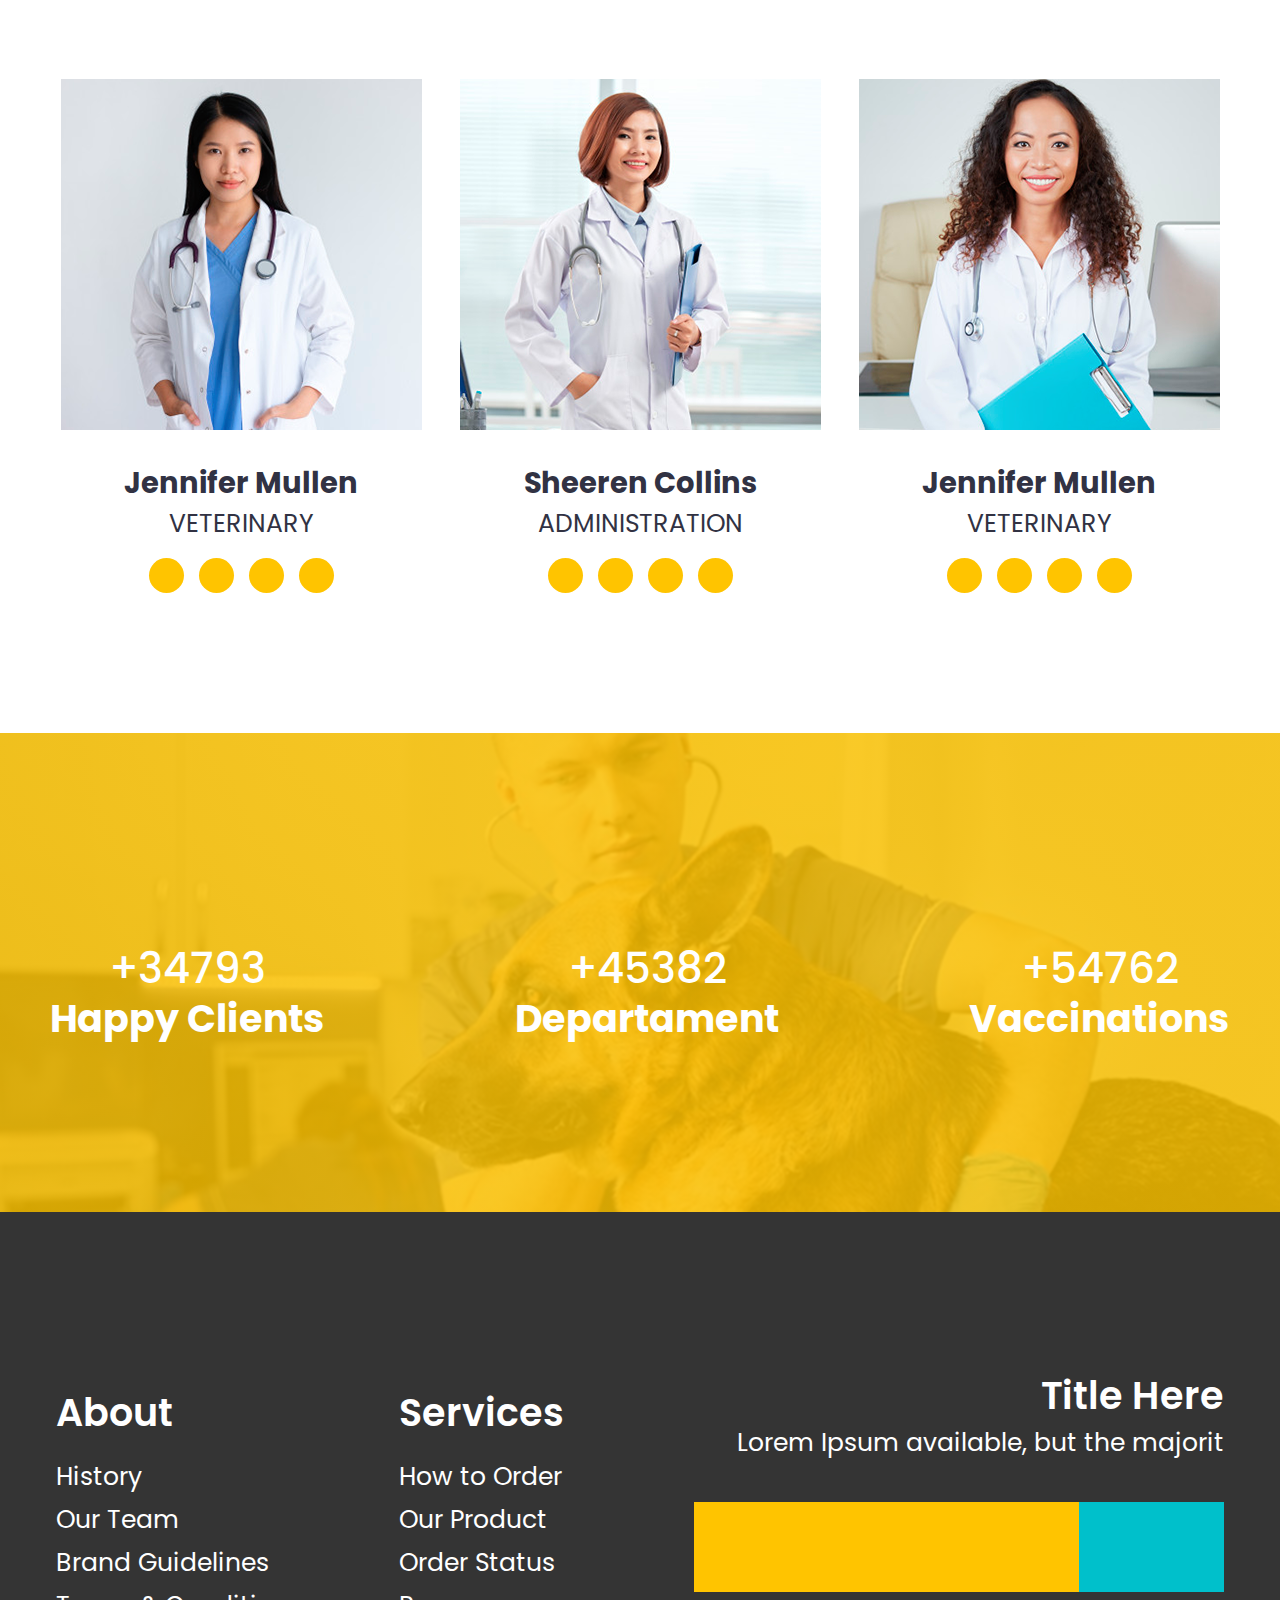
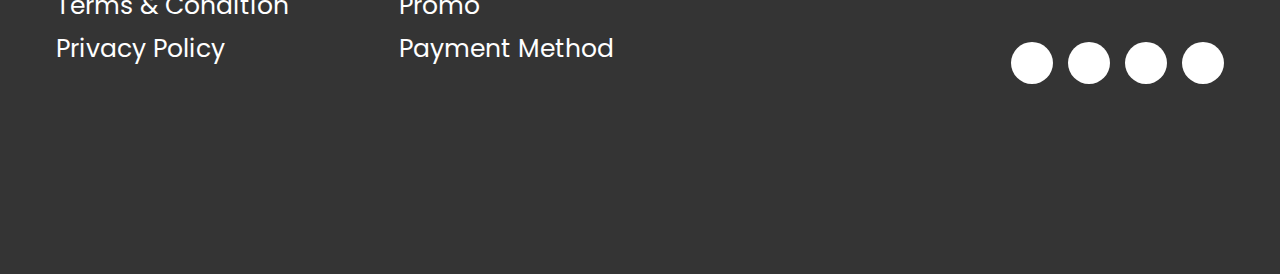
<file: vets/index.html>
<!DOCTYPE html>
<html lang="en">

<head>
  <meta charset="UTF-8">
  <meta name="viewport" content="width=device-width, initial-scale=1.0">
  <title>Vets</title>
  <link rel="preconnect" href="https://fonts.googleapis.com">
  <link rel="preconnect" href="https://fonts.gstatic.com" crossorigin>
  <link href="https://fonts.googleapis.com/css2?family=Poppins:ital,wght@0,100;0,200;0,300;0,400;0,500;0,600;0,700;0,800;0,900;1,100;1,200;1,300;1,400;1,500;1,600;1,700;1,800;1,900&display=swap" rel="stylesheet">
  <link rel="stylesheet" href="https://cdnjs.cloudflare.com/ajax/libs/font-awesome/6.4.2/css/all.min.css" integrity="sha512-z3gLpd7yknf1YoNbCzqRKc4qyor8gaKU1qmn+CShxbuBusANI9QpRohGBreCFkKxLhei6S9CQXFEbbKuqLg0DA==" crossorigin="anonymous" referrerpolicy="no-referrer" />
  <link rel="stylesheet" href="./assets/css/index.css">
</head>

<body>

  <div class="main-container">
    <header>
      <div class="logo-wrapper">
        <i class="fa-solid fa-paw"></i>
        <div class="text">
          <h3 class="title">company logo</h3>
          <p class="subtitle">Lorem Ipsum available</p>
        </div>
      </div>

      <nav id="main-nav">
        <button id="close-nav-btn"><i class="fa-solid fa-xmark"></i></button>
        <ul>
          <li><a href="#">home</a></li>
          <li><a href="#">about</a></li>
          <li><a href="#">service</a></li>
          <li><a href="#">contact</a></li>
        </ul>
      </nav>

      <form>
        <input type="text" name="search" placeholder="Search..">
        <button><i class="fa-solid fa-magnifying-glass"></i></button>
      </form>

      <button id="open-nav-btn"><i class="fa-solid fa-bars"></i></button>
    </header>

    <main>
      <section class="section-1">
        <div class="left">
          <h1 class="title">First I wanted to be a veterinarian</h1>
          <p class="text">Lorem Ipsum available but the majority have suffered alteration in some form, by injected humour randomised words.</p>
          <div class="buttons-wrapper">
            <button class="left-btn">contact us</button>
            <button class="right-btn">our service</button>
          </div>
        </div>

        <div class="right">
          <img src="./assets/images/dog-1.png" alt="dog">
        </div>
      </section>

      <section class="section-2">
        <div class="left">
          <h2>As a veterinarian and lover of animals.</h2>
          <p>Lorem Ipsum available but the majoty suffered alteration in some form, by humour randomised words.</p>
          <button>our service</button>
        </div>
        <div class="right"></div>
      </section>

      <section class="section-3">
        <h2 class="title">Title Here</h2>
        <p class="subtitle">Lorem Ipsum available, but the majority have suffered alteration in some form.</p>

        <div class="cards-wrapper">
          <div class="card">
            <div class="img-wrapper">
              <img src="./assets/images/dog-2.jpg" alt="dog">
            </div>
            <h3>Veterinarian</h3>
            <p>Lorem Ipsum available, but the majority have suffered alteration in some.</p>
          </div>
          <div class="card">
            <div class="img-wrapper">
              <img src="./assets/images/dog-2.jpg" alt="dog">
            </div>
            <h3>Vaccination Care</h3>
            <p>Lorem Ipsum available, but the majority have suffered alteration in some.</p>
          </div>
          <div class="card">
            <div class="img-wrapper">
              <img src="./assets/images/dog-2.jpg" alt="dog">
            </div>
            <h3>Dental Care</h3>
            <p>Lorem Ipsum available, but the majority have suffered alteration in some.</p>
          </div>
        </div>
      </section>

      <section class="section-4">
        <div class="left"></div>

        <div class="right">
          <h2>As a veterinarian and lover of animals</h2>
          <p>Lorem Ipsum available but the majoty suffered alteration in some form, by humour randomised words</p>
          <button>our service</button>
        </div>
      </section>

      <section class="section-5">
        <h2 class="title">Title Here</h2>
        <p class="subtitle">Lorem Ipsum available, but the majority have suffered alteration in some form.</p>
        <div class="cards-container">
          <div class="card">
            <img src="./assets/images/dog-small-1.png" alt="dog">
            <p class="price"><span>&nbsp;&nbsp;$50&nbsp;&nbsp;</span>&nbsp;&nbsp;$30</p>
            <button>Buy Now</button>
          </div>
          <div class="card">
            <img src="./assets/images/dog-small-2.png" alt="dog">
            <p class="price"><span>&nbsp;&nbsp;$40&nbsp;&nbsp;</span>&nbsp;&nbsp;$25</p>
            <button>Buy Now</button>
          </div>
          <div class="card">
            <img src="./assets/images/dog-small-3.png" alt="dog">
            <p class="price"><span>&nbsp;&nbsp;$45&nbsp;&nbsp;</span>&nbsp;&nbsp;$20</p>
            <button>Buy Now</button>
          </div>
        </div>
      </section>

      <section class="section-6">
        <h2 class="title">The vetcare team</h2>
        <p class="subtitle">Lorem Ipsum available, but the majority have suffered alteration in some form.</p>
        <div class="cards-container">
          <div class="card">
            <img src="./assets/images/vet-1.png" alt="veterinarian">
            <h3>Jennifer Mullen</h3>
            <p>veterinary</p>
            <div class="icons-container">
              <div class="icon"><i class="fa-brands fa-instagram"></i></div>
              <div class="icon"><i class="fa-brands fa-facebook-f"></i></div>
              <div class="icon"><i class="fa-brands fa-twitter"></i></div>
              <div class="icon"><i class="fa-brands fa-whatsapp"></i></div>
            </div>
          </div>
          <div class="card">
            <img src="./assets/images/vet-2.png" alt="veterinarian">
            <h3>Sheeren Collins</h3>
            <p>administration</p>
            <div class="icons-container">
              <div class="icon"><i class="fa-brands fa-instagram"></i></div>
              <div class="icon"><i class="fa-brands fa-facebook-f"></i></div>
              <div class="icon"><i class="fa-brands fa-twitter"></i></div>
              <div class="icon"><i class="fa-brands fa-whatsapp"></i></div>
            </div>
          </div>
          <div class="card">
            <img src="./assets/images/vet-3.png" alt="veterinarian">
            <h3>Jennifer Mullen</h3>
            <p>veterinary</p>
            <div class="icons-container">
              <div class="icon"><i class="fa-brands fa-instagram"></i></div>
              <div class="icon"><i class="fa-brands fa-facebook-f"></i></div>
              <div class="icon"><i class="fa-brands fa-twitter"></i></div>
              <div class="icon"><i class="fa-brands fa-whatsapp"></i></div>
            </div>
          </div>
        </div>
      </section>

      <section class="section-7">
        <div class="cards-container">
          <div class="card">
            <i class="fa-regular fa-heart"></i>
            <p class="number">+34793</p>
            <p class="text">Happy Clients</p>
          </div>
          <div class="card">
            <i class="fa-solid fa-stethoscope"></i>
            <p class="number">+45382</p>
            <p class="text">Departament</p>
          </div>
          <div class="card">
            <i class="fa-solid fa-syringe"></i>
            <p class="number">+54762</p>
            <p class="text">Vaccinations</p>
          </div>
        </div>
      </section>
    </main>

    <footer>
      <div class="container">
        <div class="item-1">
          <h3>About</h3>
          <ul>
            <li><a href="#">History</a></li>
            <li><a href="#">Our Team</a></li>
            <li><a href="#">Brand Guidelines</a></li>
            <li><a href="#">Terms & Condition</a></li>
            <li><a href="#">Privacy Policy</a></li>
          </ul>
        </div>
        <div class="item-2">
          <h3>Services</h3>
          <ul>
            <li><a href="#">How to Order</a></li>
            <li><a href="#">Our Product</a></li>
            <li><a href="#">Order Status</a></li>
            <li><a href="#">Promo</a></li>
            <li><a href="#">Payment Method</a></li>
          </ul>
        </div>
        <div class="item-3">
          <h3>Title Here</h3>
          <p>Lorem Ipsum available, but the majorit</p>
          <form>
            <input type="text">
            <button><i class="fa-solid fa-paper-plane"></i></button>
          </form>
          <div class="icons-container">
            <div class="icon"><i class="fa-brands fa-instagram"></i></div>
            <div class="icon"><i class="fa-brands fa-facebook-f"></i></div>
            <div class="icon"><i class="fa-brands fa-twitter"></i></div>
            <div class="icon"><i class="fa-brands fa-whatsapp"></i></div>
          </div>
        </div>
      </div>
    </footer>
  </div>

  <script src="./assets/js/app.js"></script>
</body>

</html>
</file>
<file: projects/assets/css/style.css>
*,
*::before,
*::after {
  padding: 0;
  margin: 0;
  box-sizing: border-box;
}

body {
  font-family: 'Montserrat', sans-serif;
  background-color: #f8f9fa;
}

h2 {
  margin-top: 5rem;
  font-weight: 500;
  font-size: 34px;
  text-align: center;
}

.line {
  margin: 5px auto 0 auto;
  width: 7rem;
  height: 3px;
  background-color: #339af0;
}

img {
  width: 100%;
}

a {
  display: block;
  text-decoration: none;
  font-size: 20px;
  text-align: center;
  color: #000;
}

section {
  margin: 4rem auto;
  max-width: 1000px;
  padding: 0 20px;
  display: grid;
  grid-template-columns: repeat(auto-fill, minmax(280px, 1fr));
  gap: 2rem;
}

.card {
  padding-bottom: 1rem;
  background-color: #fff;
  box-shadow: 0px 5px 5px 2px rgba(0,0,0,0.1);
  border-radius: 5px;
  overflow: hidden;
}

.card .link-text {
  margin: 1rem;
}

.card a:last-child {
  color: #1864ab;
}
</file>
<file: axit/assets/css/index.css>
@import url("./reset.css");
@import url("./header.css");
@import url("./section-1.css");
@import url("./section-2.css");
@import url("./section-3.css");
@import url("./section-4.css");
@import url("./section-5.css");
@import url("./section-6.css");
@import url("./section-7.css");
@import url("./section-8.css");
@import url("./section-9.css");
@import url("./section-10.css");
@import url("./footer.css");
@import url("./media-queries.css");

body {
  font-family: 'Open Sans', sans-serif;
}

.site-wrapper {
  overflow: hidden;
}

.main-container {
  margin: 0 auto;
  max-width: 1400px;
}

.btn {
  border: none;
  background-color: transparent;
  cursor: pointer;
  font-family: inherit;
}
</file>
<file: burgers-wide/assets/css/index.css>
@import url("./reset.css");
@import url("./header.css");
@import url("./section-1.css");
@import url("./section-2.css");
@import url("./section-3.css");
@import url("./section-4.css");
@import url("./footer.css");
@import url("./media-queries.css");

:root {
  --primary-color: #3d2514;
}

body {
  font-family: "Montserrat", sans-serif;
}

.site-wrapper {
  overflow: hidden;
}

.main-container {
  margin: 0 auto;
  max-width: 1440px;
}

.z10 {
  position: relative;
  z-index: 10;
}

button:active {
  transform: scale(0.98);
}
</file>
<file: hiking/assets/css/index.css>
@import url("./reset.css");
@import url("./header.css");
@import url("./section-1.css");
@import url("./section-2.css");
@import url("./section-3.css");
@import url("./section-4.css");
@import url("./section-5.css");
@import url("./section-6.css");
@import url("./section-7.css");
@import url("./footer.css");
@import url("./media-queries.css");

body {
  font-family: "Open Sans", sans-serif;
}

.site-wrapper {
  overflow: hidden;
}

.main-container {
  margin: 0 auto;
  max-width: 1440px;
}

.z10 {
  position: relative;
  z-index: 10;
}

.btn {
  border:none;
  background-color: transparent;
  cursor: pointer;
  text-transform: uppercase;
  font-family: inherit;
}
</file>
<file: menu/assets/css/index.css>
@import url("./reset.css");

:root {
  --primary-color: #1b6ec7;
  --secondary-color: #ffeedc;
}

body {
  font-family: "Montserrat", sans-serif;
}

.btn {
  border: none;
  background-color: transparent;
  text-transform: uppercase;
  font-family: inherit;
  cursor: pointer;
}

h1,
h2 {
  font-family: "Aleo", serif;
}

.main-container {
  margin: 0 auto;
  max-width: 1440px;
}

/* HEADER */
header {
  padding: 38px 20px 196px 20px;
  background: url("../images/header-background.jpg") no-repeat center / cover;
  color: #fff;
}

header .nav-container {
  margin-left: 138px;
  max-width: 855px;
  display: flex;
  justify-content: space-between;
  align-items: center;
}

header .nav-container nav {
  position: relative;
}

header .nav-container .open-nav-btn {
  border: none;
  background-color: transparent;
  color: #fff;
  font-size: 40px;
  display: none;
  cursor: pointer;
}

header .nav-container .close-nav-btn {
  position: absolute;
  top: 30px;
  right: 30px;
  border: none;
  background-color: transparent;
  color: #fff;
  font-size: 40px;
  display: none;
  cursor: pointer;
}

header .logo {
  width: 77px;
}

header nav ul {
  display: flex;
}

header nav li:nth-child(1) {
  margin-right: 39px;
}

header nav li:nth-child(2) {
  margin-right: 42px;
}

header nav li:nth-child(3) {
  margin-right: 39px;
}

header nav li:nth-child(4) {
  margin-right: 45px;
}

header nav a {
  font-size: 23px;
  font-family: inherit;
  color: #fff;
}

header nav a:hover {
  padding-bottom: 5px;
  border-bottom: 3px solid #b2fcff;
}

header .container {
  margin: 85px 0 0 114px;
}

header .container h1 {
  max-width: 740px;
  font-size: 134px;
  font-weight: 700;
  line-height: 1.27;
}

header .container .btn {
  margin-top: 20px;
  padding: 0 32px;
  height: 50px;
  color: #fff;
  font-size: 20px;
  font-weight: 700;
  background-color: var(--primary-color);
  border-radius: 25px;
}

/* SECTION-1 */
.section-1 {
  padding: 80px 20px 128px 20px;
  background-color: #ff7e58;
  color: #fff;
  text-align: center;
}

.section-1 .title {
  font-size: 70px;
  font-weight: 700;
}

.section-1 .subtitle {
  margin: 12px auto 0 auto;
  max-width: 675px;
  font-size: 25px;
}

.section-1 .cards-container {
  margin-top: 80px;
  display: flex;
  justify-content: center;
  gap: 32px;
  flex-wrap: wrap;
}

.section-1 .card {
  max-width: 350px;
}

.section-1 .card img {
  width: 197px;
  border-radius: 50%;
}

.section-1 .card h3 {
  margin-top: 21px;
  font-size: 24px;
  font-weight: 700;
}

.section-1 .card p {
  margin-top: 10px;
  font-size: 14px;
}

/* SECTION-2 */
.section-2 {
  padding: 185px 20px 190px 20px;
  background-color: var(--secondary-color);
  color: #1a1a1a;
  position: relative;
  overflow: hidden;
}

.section-2 .container {
  display: flex;
  justify-content: center;
  gap: 94px;
}

.section-2 .left {
  max-width: 415px;
  position: relative;
  z-index: 10;
}

.section-2 .left img {
  width: 100%;
  border-radius: 50%;
}

.section-2 .rigth {
  max-width: 540px;
  flex-shrink: 2;
  position: relative;
  z-index: 10;
}

.section-2 .rigth h2 {
  margin: 0 0 15px 10px;
  font-size: 53px;
  color: var(--primary-color);
  font-weight: 700;
}

.section-2 .rigth p {
  font-size: 14px;
}

.section-2 .el {
  position: absolute;
}

.section-2 .el-1 {
  top: 57px;
  left: 82px;
}

.section-2 .el-2 {
  top: 40px;
  right: -54px;
}

.section-2 .el-3 {
  bottom: -15px;
  left: 60px;
}

.section-2 .el-4 {
  bottom: 15px;
  right: 125px;
}

/* SECTION-3 */
.section-3 {
  padding: 95px 20px 225px 20px;
  background-color: var(--primary-color);
  color: #fff;
  text-align: center;
}

.section-3 h2 {
  font-size: 70px;
  font-weight: 700;
}

.section-3 .cards-container {
  margin-top: 45px;
  display: flex;
  justify-content: center;
  flex-wrap: wrap;
  gap: 90px 34px;
}

.section-3 .card .number-wrapper {
  width: 250px;
  height: 250px;
  border: 10px solid #fff;
  border-radius: 50%;
  font-size: 96px;
  font-weight: 700;
  display: flex;
  justify-content: center;
  align-items: center;
}

.section-3 .card p {
  margin-top: 78px;
  font-size: 24px;
  text-transform: uppercase;
  font-weight: 700;
}

/* SECTION-4 */
.section-4 {
  padding: 153px 20px 225px 20px;
  background-color: var(--secondary-color);
  color: #1a1a1a;
  position: relative;
}

.section-4 .container {
  margin-left: 115px;
  display: flex;
  gap: 170px;
}

.section-4 .left {
  max-width: 538px;
  flex-shrink: 2;
  position: relative;
  z-index: 10;
}

.section-4 .left h2 {
  margin: 0 0 15px 10px;
  font-size: 53px;
  color: var(--primary-color);
  font-weight: 700;
}

.section-4 .left p {
  font-size: 14px;
}

.section-4 .right {
  min-width: 280px;
  position: relative;
  z-index: 10;
}

.section-4 .right img {
  width: 100%;
  border-radius: 50%;
}

.section-4 .el {
  position: absolute;
}

.section-4 .el-1 {
  top: 41px;
  right: 600px;
}

.section-4 .el-2 {
  top: 38px;
  right: 54px;
}

.section-4 .el-3 {
  bottom: 40px;
  right: 537px;
}

.section-4 .el-4 {
  bottom: 5px;
  right: 33px;
}

/* SECTION-5 */
.section-5 {
  padding: 350px 20px 280px 20px;
  background: linear-gradient(to right, rgba(255, 126, 87, 0.4), rgba(255, 126, 87, 0.4)),
    url("../images/section-5-background.jpg") no-repeat center / cover;
  text-align: center;
  font-size: 36px;
  font-weight: 700;
  color: #fff;
}

.section-5 p:nth-child(1) {
  margin: 0 auto;
  max-width: 1025px;
}

.section-5 p:nth-child(2) {
  margin-top: 40px;
}

/* SECTION-6 */
.section-6 {
  padding: 195px 20px 285px 20px;
  background-color: var(--secondary-color);
  text-align: center;
  position: relative;
  overflow: hidden;
}

.section-6 h2 {
  font-size: 53px;
  color: #4d80e4;
  font-weight: 700;
  position: relative;
  z-index: 10;
}

.section-6 p {
  margin: 30px auto 0 auto;
  max-width: 675px;
  font-size: 25px;
  color: #1a1a1a;
  position: relative;
  z-index: 10;
}

.section-6 form {
  margin: 100px auto 0 auto;
  max-width: 770px;
  position: relative;
  z-index: 10;
}

.section-6 input {
  height: 63px;
  width: 100%;
  padding: 0 235px 0 20px;
  border: none;
  border-radius: 35px;
  font-size: 25px;
  font-family: inherit;
}

.section-6 .btn {
  padding: 0 37px;
  height: 63px;
  color: #fff;
  font-size: 25px;
  font-weight: 700;
  background-color: var(--primary-color);
  border-radius: 35px;
  position: absolute;
  top: 0;
  right: 0;
}

.section-6 .el {
  position: absolute;
}

.section-6 .el-1 {
  top: 147px;
  left: 97px;
}

.section-6 .el-2 {
  top: 81px;
  right: 68px;
}

.section-6 .el-3 {
  bottom: 84px;
  left: 148px;
}

.section-6 .el-4 {
  bottom: 56px;
  right: 142px;
}

/* FOOTER */
footer {
  padding: 190px 20px 245px 20px;
  background-color: #111111;
  color: #fff;
  font-size: 18px;
}

footer .container {
  margin-left: 160px;
  display: flex;
  flex-wrap: wrap;
  row-gap: 60px;
}

footer h3 {
  margin-bottom: 23px;
  font-size: 25px;
  text-transform: uppercase;
  font-weight: 700;
}

footer .item-1 {
  margin-right: 20px;
  max-width: 360px;
}

footer .item-1 p {
  font-size: 18px;
  line-height: 31px;
}

footer .item-2 {
  margin-right: 90px;
}

footer .item-2 ul {
  margin-left: 45px;
  list-style: disc;
}

footer .item-2 ul li {
  line-height: 31px;
}

footer .item-3 {
  max-width: 350px;
}

footer .item-3 img {
  width: 100%;
}

footer .wrapper {
  margin: 0 0 20px 30px;
  display: flex;
  gap: 10px;
}

footer .wrapper:last-of-type {
  margin-bottom: 30px;
}

footer .wrapper i {
  font-size: 15px;
  color: #b2fcff;
}

/* MEDIA QUERIES */
@media screen and (max-width: 950px) {
  header .nav-container nav {
    position: fixed;
    top: 0;
    right: 0;
    bottom: 0;
    left: 0;
    z-index: 100;
    background-color: #111111;
    display: none;
  }

  header .nav-container nav.open {
    display: block;
  }

  header nav ul {
    margin-top: 100px;
    flex-direction: column;
    align-items: center;
  }

  header nav li:nth-child(1),
  header nav li:nth-child(2),
  header nav li:nth-child(3),
  header nav li:nth-child(4) {
    margin-right: 0;
    margin-bottom: 50px;
  }

  header .nav-container .close-nav-btn {
    display: block;
  }

  header .nav-container .open-nav-btn {
    display: block;
  }
}

@media screen and (max-width: 900px) {
  header .nav-container {
    margin-left: 0;
  }

  header .container {
    margin-left: 0;
  }

  header .container h1 {
    font-size: 60px;
  }

  .section-1 .title,
  .section-2 .rigth h2,
  .section-3 h2,
  .section-6 h2 {
    font-size: 44px;
  }

  .section-2 .container,
  .section-4 .container {
    flex-direction: column;
    align-items: center;
    text-align: center;
  }

  .section-2 .container {
    gap: 50px;
  }

  .section-4 .container {
    margin-left: 0;
    gap: 50px;
  }
}

@media screen and (max-width: 650px) {
  .section-2 .el-1,
  .section-2 .el-3,
  .section-6 .el-1,
  .section-6 .el-4 {
    display: none;
  }

  .section-1,
  .section-3,
  footer {
    padding: 80px 20px;
  }

  .section-3 .card p {
    margin-top: 40px;
  }

  .section-5 {
    padding: 120px 20px;
    font-size: 22px;
  }

  .section-6 input {
    padding: 0 20px;
  }

  .section-6 .btn {
    margin-top: 20px;
    width: 100%;
    position: static;
  }

  footer .container {
    margin-left: 0;
    justify-content: center;
    text-align: center;
  }

  footer .item-1,
  footer .item-2 {
    margin-right: 0;
  }
}
</file>
<file: sushi/assets/css/index.css>
@import url("./reset.css");
@import url("./variables.css");

body {
  font-family: "Montserrat", sans-serif;
  color: #fff;
}

.main-container {
  max-width: 1440px;
  margin: 0 auto;
}

.btn {
  height: 65px;
  padding: 0 75px;
  border: none;
  color: #fff;
  background-color: var(--primary-color);
  font-size: 25px;
  font-weight: 700;
  border-radius: 33px;
  text-transform: uppercase;
  cursor: pointer;
  font-family: inherit;
}

.btn:active {
  transform: scale(0.98);
}

/* HEADER */
header {
  padding: 0 55px;
  height: 85px;
  background-color: var(--primary-color);
  display: flex;
  justify-content: space-between;
  align-items: center;
  gap: 20px;
}

header .logo-wrapper {
  display: flex;
  align-items: center;
  gap: 5px;
}

header .logo-wrapper i {
  font-size: 48px;
}

header .logo-wrapper p {
  font-size: 28px;
  font-weight: 700;
}

header nav {
  max-width: 670px;
  flex: 1;
}

header nav #close-nav-btn {
  display: none;
}

header nav ul {
  display: flex;
  justify-content: space-between;
  align-items: center;
}

header nav a {
  font-size: 25px;
  color: #fff;
}

header .search-wrapper i {
  font-size: 30px;
}

header #open-nav-btn {
  display: none;
  border: none;
  background-color: transparent;
  color: #fff;
  font-size: 40px;
}

/* SECTION-1 */
.section-1 {
  padding: 165px 0 150px 60px;
  background: linear-gradient(to right, rgba(255, 209, 126, 0.2), rgba(255, 209, 126, 0.2)),
    url("../images/background-1.png") no-repeat center / cover;
}

.section-1 h1 {
  font-size: 125px;
  font-weight: 700;
}

.section-1 p {
  margin-top: 40px;
  font-size: 30px;
  max-width: 615px;
}

.section-1 button {
  margin-top: 40px;
}

/* SECTION-2 */
.section-2 {
  padding: 90px 20px 125px 20px;
  color: #fff;
  background-color: var(--primary-color);
  text-align: center;
}

.section-2 .title {
  font-size: 64px;
  font-weight: 700;
}

.section-2 .subtitle {
  margin: 30px auto 0 auto;
  max-width: 700px;
  font-size: 25px;
}

.section-2 .cards-container {
  margin-top: 70px;
  display: flex;
  justify-content: center;
  align-items: center;
  flex-wrap: wrap;
  gap: 60px 130px;
}
.section-2 .card {
  max-width: 242px;
}
.section-2 .card img {
  width: 240px;
  height: 240px;
  object-fit: cover;
  border-radius: 50%;
}
.section-2 .card h3 {
  margin-top: 15px;
  font-size: 28px;
}
.section-2 .card p {
  margin-top: 15px;
  font-size: 17px;
}

/* SECTION-3 */
.section-3 {
  padding: 180px 20px 135px 20px;
  background-color: var(--secondary-color);
  color: var(--primary-color);
}

.section-3 .container {
  display: flex;
  justify-content: center;
  align-items: center;
  gap: 80px 160px;
  flex-wrap: wrap;
}
.section-3 .left {
  width: 100%;
  max-width: 465px;
}

.section-3 .left img {
  width: 100%;
  border-radius: 50%;
}

.section-3 .right h2 {
  font-size: 75px;
  font-weight: 700;
}

.section-3 .right p {
  margin-top: 35px;
  max-width: 575px;
  font-size: 30px;
}
.section-3 .right button {
  margin-top: 60px;
}

/* SECTION-4 */
.section-4 {
  padding: 85px 20px 180px 20px;
  background-color: var(--primary-color);
  color: #fff;
  text-align: center;
}

.section-4 .title {
  font-size: 62px;
  font-weight: 700;
}

.section-4 .subtitle {
  margin: 25px auto 0 auto;
  max-width: 700px;
  font-size: 25px;
}

.section-4 .items-container {
  margin-top: 85px;
  display: flex;
  justify-content: center;
  align-items: center;
  gap: 70px 140px;
  flex-wrap: wrap;
}

.section-4 .item {
  width: 275px;
  height: 275px;
  border: 5px solid #fff;
  border-radius: 50%;
  display: flex;
  flex-direction: column;
  justify-content: center;
  align-items: center;
  line-height: 1;
}

.section-4 .item .number {
  font-size: 75px;
  font-weight: 700;
}
.section-4 .item .text {
  font-size: 42px;
  font-weight: 700;
  text-transform: uppercase;
}

/* SECTION-5 */
.section-5 {
  padding: 190px 20px 140px 20px;
  background-color: var(--secondary-color);
  color: var(--primary-color);
  display: flex;
  justify-content: center;
  align-items: center;
  flex-wrap: wrap;
  gap: 70px 130px;
}

.section-5 .left h2 {
  font-size: 75px;
  font-weight: 700;
}

.section-5 .left p {
  margin-top: 30px;
  max-width: 580px;
  font-size: 30px;
}
.section-5 .left button {
  margin-top: 60px;
}
.section-5 .right {
  max-width: 465px;
  width: 100%;
}
.section-5 .right img {
  width: 100%;
  border-radius: 50%;
  aspect-ratio: 1 / 1;
}

/* SECTION-6 */
.section-6 {
  padding: 145px 20px 135px 20px;
  background: linear-gradient(to right, rgba(33, 36, 61, 0.9), rgba(33, 36, 61, 0.9)),
    url("../images/background-2.png") no-repeat center / cover;
  text-align: center;
}

.section-6 img {
  width: 100%;
  max-width: 240px;
  border-radius: 50%;
}

.section-6 p {
  margin: 30px auto 0 auto;
  max-width: 1030px;
  font-size: 42px;
}

.section-6 h3 {
  margin-top: 30px;
  font-size: 45px;
  font-weight: 700;
}

/* SECTION-7 */
.section-7 {
  padding: 160px 20px;
  background-color: var(--secondary-color);
  color: var(--primary-color);
  text-align: center;
}

.section-7 h2 {
  font-size: 75px;
  font-weight: 700;
}
.section-7 p {
  margin: 30px auto 0 auto;
  max-width: 875px;
  font-size: 30px;
}
.section-7 form {
  margin: 75px auto 0 auto;
  width: 100%;
  max-width: 770px;
  position: relative;
}
.section-7 form input {
  padding: 0 230px 0 20px;
  height: 65px;
  border-radius: 33px;
  border: none;
  width: 100%;
  font-family: inherit;
  font-size: 25px;
}
.section-7 form button {
  padding: 0 35px;
  position: absolute;
  top: 0;
  right: 0;
}

/* FOOTER */
footer {
  padding: 240px 20px;
  background-color: #111;
  color: #fff;
}

footer .container {
  max-width: 1260px;
  margin: 0 auto;
  display: flex;
  flex-wrap: wrap;
  row-gap: 60px;
}

footer h2 {
  font-size: 32px;
  font-weight: 400;
}

footer a {
  color: #fff;
  font-size: 24px;
}

footer .item-1 {
  margin-right: 20px;
  flex: 1;
}

footer .item-1 p {
  font-size: 24px;
  max-width: 465px;
}

footer .item-1 p,
footer ul {
  margin-top: 23px;
}

footer .item-1 .icons-container {
  margin-top: 33px;
  display: flex;
  align-items: center;
  gap: 15px;
}

footer .item-1 .icon {
  width: 42px;
  height: 42px;
  border-radius: 50%;
  background-color: #fff;
  display: flex;
  justify-content: center;
  align-items: center;
}

footer .item-1 .icon i {
  font-size: 26px;
  color: var(--primary-color);
}

footer ul li:not(:first-child) {
  margin-top: 10px;
}

footer .item-2 {
  margin-right: 50px;
}

footer .item-3 {
  margin-right: 40px;
}

/* MEDIA QUERIES */
@media screen and (max-width: 1220px) {
  .section-5 {
    padding: 80px 20px;
    flex-direction: column;
    text-align: center;
  }
}

@media screen and (max-width: 900px) {
  header {
    padding: 0 20px;
  }

  header nav {
    max-width: none;
    padding: 70px 0;
    position: fixed;
    /* top: 20px; */
    /* left: 10%; */
    /* width: 80%; */
    top: 0;
    right: 0;
    bottom: 0;
    left: 0;
    z-index: 10;
    background-color: var(--secondary-color);
    display: none;
  }

  header nav.show {
    display: block;
  }

  header nav #close-nav-btn {
    display: block;
    position: absolute;
    top: 20px;
    right: 20px;
    font-size: 40px;
    border: none;
    background-color: transparent;
  }

  header nav ul {
    flex-direction: column;
    gap: 40px;
  }

  header nav a {
    font-size: 25px;
    color: var(--primary-color);
  }

  header .search-wrapper {
    display: none;
  }

  header #open-nav-btn {
    display: block;
  }

  .section-1 {
    padding: 80px 20px;
    text-align: center;
  }

  .section-1 h1 {
    font-size: 44px;
  }

  .section-1 p {
    font-size: 22px;
    margin-left: auto;
    margin-right: auto;
  }

  .section-1 button,
  .section-3 .right button,
  .section-5 .left button {
    font-size: 22px;
    padding: 0 50px;
  }

  .section-2,
  .section-3,
  .section-4,
  .section-6,
  .section-7 {
    padding: 80px 20px;
  }

  .section-2 .title,
  .section-3 .right h2,
  .section-4 .title,
  .section-4 .item .number,
  .section-5 .left h2,
  .section-6 h3,
  .section-7 h2 {
    font-size: 40px;
  }

  .section-2 .subtitle,
  .section-3 .right p,
  .section-4 .subtitle,
  .section-4 .item .text,
  .section-5 .left p,
  .section-6 p,
  .section-7 p {
    font-size: 22px;
  }

  .section-3 .right {
    text-align: center;
  }

  .section-4 .item {
    width: 200px;
    height: 200px;
  }

  .section-7 form button {
    font-size: 22px;
  }
}

@media screen and (max-width: 800px) {
  footer {
    padding: 80px 20px;
    text-align: center;
  }

  footer .container {
    flex-direction: column;
  }

  footer .item-1 p {
    margin: 23px auto 0 auto;
  }

  footer .item-1 .icons-container {
    justify-content: center;
  }

  footer .item-1,
  footer .item-2,
  footer .item-3 {
    margin-right: 0;
  }
}

@media screen and (max-width: 600px) {
  .section-7 form input {
    padding: 0 20px;
  }

  .section-7 form button {
    position: static;
    width: 100%;
    margin-top: 20px;
  }
}
</file>
<file: travel/assets/css/index.css>
@import url("./reset.css");

:root {
  --primary-color: #232323;
  --secondary-color: #e9e7e7;
}

body {
  font-family: "Lato", sans-serif;
  color: var(--primary-color);
}

h1,
h2,
h3,
h4,
h5,
h6 {
  font-family: "Cardo", serif;
}

.btn {
  padding: 0 55px;
  height: 54px;
  border: 3px solid var(--primary-color);
  border-radius: 5px;
  background-color: transparent;
  font-family: inherit;
  text-transform: capitalize;
  font-size: 21px;
  letter-spacing: -1px;
  color: var(--primary-color);
  font-weight: 900;
  cursor: pointer;
}

.btn:active {
  transform: scale(0.98);
}

.main-container {
  max-width: 1440px;
  margin: 0 auto;
  background-color: var(--secondary-color);
}

/* HEADER */
header {
  padding: 75px 130px 75px 110px;
  display: flex;
  justify-content: space-between;
  align-items: center;
}

header nav {
  position: relative;
  z-index: 10;
}

header #open-nav-btn,
header #close-nav-btn {
  display: none;
  font-size: 40px;
  border: none;
  background-color: transparent;
  cursor: pointer;
}

header #close-nav-btn {
  position: absolute;
  top: 20px;
  right: 20px;
  color: var(--secondary-color);
}

header ul {
  display: flex;
  align-items: center;
  gap: 80px;
}

header li a {
  font-size: 21px;
  letter-spacing: -1px;
  color: var(--primary-color);
  font-weight: 900;
}

header li:not(:first-child) a {
  font-weight: 300;
}

/* SECTION-1 */
.section-1 {
  padding: 30px 130px 155px 110px;
  display: flex;
  justify-content: center;
  flex-wrap: wrap;
  gap: 105px;
  position: relative;
  overflow: hidden;
}

.section-1 .left {
  max-width: 430px;
}

.section-1 .left,
.section-1 .right {
  position: relative;
  z-index: 5;
}

.section-1 .left h1 {
  font-size: 81px;
  letter-spacing: -2px;
  line-height: 1;
  font-weight: 700;
}

.section-1 .left p {
  margin-top: 15px;
  font-size: 17px;
}

.section-1 .left button {
  margin-top: 40px;
  background-color: var(--primary-color);
  color: var(--secondary-color);
}

.section-1 .right img {
  width: 100%;
}

.section-1 .scribble-1-1 {
  position: absolute;
  top: 60%;
  left: 0;
  opacity: 0.2;
  transform: scale(7);
}

/* SECTION-2 */
.section-2 {
  padding: 50px 20px;
  background-color: var(--primary-color);
  color: var(--secondary-color);
  text-align: center;
  position: relative;
  overflow: hidden;
}

.section-2 h2 {
  margin: 0 auto;
  max-width: 440px;
  font-size: 55px;
  letter-spacing: -1px;
  line-height: 1;
  font-weight: 700;
  background-color: var(--primary-color);
  position: relative;
  z-index: 5;
}

.section-2 p {
  margin: 20px auto 0 auto;
  max-width: 440px;
  font-size: 17px;
  background-color: var(--primary-color);
  position: relative;
  z-index: 5;
}

.section-2 button {
  margin-top: 35px;
  padding: 0 60px;
  border-color: var(--secondary-color);
  color: var(--secondary-color);
  background-color: var(--primary-color);
  position: relative;
  z-index: 5;
}

.section-2 .scribble-2-1 {
  position: absolute;
  top: 20%;
  left: 0;
  transform: scale(1.5);
}

.section-2 .scribble-2-2 {
  position: absolute;
  top: 70%;
  right: 40px;
  transform: scale(2);
}

/* SECTION-3 */
.section-3 {
  padding: 165px 20px;
  position: relative;
  overflow: hidden;
}

.section-3 .cards-container {
  display: flex;
  justify-content: center;
  align-items: center;
  gap: 60px;
  flex-wrap: wrap;
}

.section-3 .card {
  max-width: 363px;
  position: relative;
  z-index: 5;
  background-color: var(--secondary-color);
}

.section-3 .card img {
  width: 100%;
}

.section-3 .card .line {
  margin-top: 27px;
  width: 50px;
  height: 3px;
  background-color: var(--primary-color);
}

.section-3 .card h3 {
  margin-top: 24px;
  max-width: 230px;
  font-size: 36px;
  letter-spacing: -1px;
  line-height: 1;
  font-weight: 700;
}

.section-3 .card p {
  margin-top: 20px;
  font-size: 17px;
}

.section-3 .scribble-3-1 {
  position: absolute;
  top: 0;
  left: 0;
  transform: translateX(-50%);
}

.section-3 .scribble-3-2 {
  position: absolute;
  top: 50%;
  right: 0;
  transform: scale(1.6) translateX(20%);
}

/* SECTION-4 */
.section-4 {
  padding: 100px 20px 45px 20px;
  text-align: center;
  position: relative;
  overflow: hidden;
}

.section-4 .icon i {
  font-size: 75px;
}

.section-4 .title {
  margin: 60px auto 0 auto;
  max-width: 780px;
  font-size: 98px;
  letter-spacing: -2px;
  line-height: 1;
  font-weight: 700;
}

.section-4 .title span {
  font-style: italic;
  text-decoration: underline;
}

.section-4 .subtitle {
  margin-top: 48px;
  font-size: 25px;
  letter-spacing: -1px;
  font-weight: 900;
}

.section-4 .container {
  margin: 150px auto 0 auto;
  max-width: 1210px;
  display: grid;
  grid-template-columns: 1fr 235px 1fr;
  grid-template-rows: 322px 1fr;
  grid-template-areas:
    "one two two"
    "one three four";
  gap: 75px 40px;
  text-align: left;
}

.section-4 .container .img-1-wrapper {
  grid-area: one;
  position: relative;
  z-index: 5;
}

.section-4 .container .img-1-wrapper .tape {
  width: 67px;
  height: 211px;
  position: absolute;
  top: 50%;
  left: 0;
  transform: translate(-52%, -50%);
  opacity: 0.8;
}

.section-4 .container .img-2-wrapper {
  grid-area: two;
  justify-self: start;
  position: relative;
  z-index: 5;
}

.section-4 .container h3 {
  grid-area: three;
  font-size: 36px;
  letter-spacing: -1px;
  line-height: 1.4;
  text-decoration: underline;
  font-weight: 700;
}

.section-4 .container .text-wrapper {
  grid-area: four;
  font-size: 17px;
  display: flex;
  flex-direction: column;
}

.section-4 .container .text-wrapper p:last-of-type {
  margin-top: 15px;
}

.section-4 .arrow {
  margin-top: auto;
  width: 140px;
  align-self: flex-end;
  position: relative;
  transform: translateY(-25px);
}

.section-4 .arrow .line-1 {
  width: 140px;
  height: 4px;
  background-color: var(--primary-color);
}

.section-4 .arrow .line-2 {
  width: 38px;
  height: 4px;
  background-color: var(--primary-color);
  position: absolute;
  bottom: -2px;
  right: -1px;
  transform: rotate(45deg);
  transform-origin: 100% 50%;
}

.section-4 .arrow .line-3 {
  width: 38px;
  height: 4px;
  background-color: var(--primary-color);
  position: absolute;
  top: -1px;
  right: -1px;
  transform: rotate(-45deg);
  transform-origin: 100% 50%;
}

.section-4 .scribble-4-1 {
  position: absolute;
  top: 35%;
  right: 0;
  opacity: 0.2;
  transform: scale(7);
}

/* SECTION-5 */
.section-5 {
  padding: 155px 0px;
  background-color: var(--primary-color);
  color: var(--secondary-color);
  position: relative;
  overflow: hidden;
}

.section-5 .container {
  margin-left: 115px;
  display: flex;
  justify-content: space-between;
}

.section-5 .container > * {
  flex-shrink: 2;
}

.section-5 .left {
  max-width: 460px;
}

.section-5 .left h2 {
  font-size: 55px;
  letter-spacing: -1px;
  line-height: 1;
  font-weight: 700;
}

.section-5 .left h3 {
  font-size: 25px;
  letter-spacing: -1px;
  font-weight: 900;
  font-family: inherit;
}

.section-5 .left h3:first-of-type {
  margin-top: 110px;
}

.section-5 .left h3:last-of-type {
  margin-top: 50px;
}

.section-5 .left p {
  margin-top: 12px;
  font-size: 17px;
}

.section-5 .right img {
  width: 100%;
  position: relative;
  z-index: 5;
}

.section-5 .scribble-5-1 {
  position: absolute;
  bottom: 20px;
  left: -20px;
  transform: scale(2);
}

/* SECTION-6 */
.section-6 {
  padding: 150px 20px;
  display: flex;
  justify-content: center;
  gap: 80px;
}

.section-6 .left {
  max-width: 740px;
}

.section-6 .left .container {
  margin-top: 50px;
}

.section-6 .left h2 {
  font-size: 81px;
  letter-spacing: -2px;
  line-height: 1;
  font-weight: 700;
}

.section-6 .left .line {
  height: 3px;
  background-color: var(--primary-color);
}

.section-6 .left .item .header {
  padding: 0 35px;
  min-height: 60px;
  display: flex;
  justify-content: space-between;
  align-items: center;
  gap: 30px;
}

.section-6 .left .item .header p {
  font-size: 17px;
}

.section-6 .left .item .header .toggle-btn {
  border: none;
  background-color: transparent;
  cursor: pointer;
}

.section-6 .left .item .header .toggle-btn .fa-minus {
  display: none;
}

.section-6 .left .item .header .toggle-btn .fa-plus {
  display: block;
}

.section-6 .left .item.active .header .toggle-btn .fa-minus {
  display: block;
}

.section-6 .left .item.active .header .toggle-btn .fa-plus {
  display: none;
}

.section-6 .left .item .header i {
  font-size: 24px;
}

.section-6 .left .item .text-wrapper {
  padding: 0 35px 0 35px;
  display: grid;
  grid-template-rows: 0fr;
  transition: grid-template-rows 0.3s;
}

.section-6 .left .item.active .text-wrapper {
  padding-bottom: 35px;
  grid-template-rows: 1fr;
}

.section-6 .left .item .text {
  font-size: 18px;
  overflow: hidden;
}

/* SECTION-7 */
.section-7 {
  padding: 150px 20px;
  display: flex;
  justify-content: center;
  align-items: center;
  gap: 90px;
}

.section-7 .left {
  max-width: 455px;
}

.section-7 .left form {
  margin-top: 70px;
}

.section-7 .left h2 {
  font-size: 81px;
  letter-spacing: -2px;
  line-height: 1;
  font-weight: 700;
}

.section-7 .left input {
  width: 100%;
  height: 58px;
  margin-bottom: 20px;
  padding: 0 25px;
  border: 3px solid var(--primary-color);
  border-radius: 5px;
  font-family: inherit;
  font-size: 24px;
  color: var(--primary-color);
  background-color: transparent;
}

.section-7 .left input::placeholder,
.section-7 .left textarea::placeholder {
  color: var(--primary-color);
}

.section-7 .left textarea {
  width: 100%;
  height: 200px;
  resize: none;
  padding: 20px 25px;
  border: 3px solid var(--primary-color);
  border-radius: 5px;
  background-color: transparent;
  font-size: 24px;
  font-family: inherit;
}

.section-7 .left .btn {
  margin-top: 50px;
  width: 100%;
  background-color: var(--primary-color);
  color: var(--secondary-color);
}

.section-7 .right img {
  width: 100%;
}

/* FOOTER */
footer {
  padding: 115px 20px 120px 20px;
  background-color: #c4c4c4;
  position: relative;
  overflow: hidden;
}

footer .container {
  display: flex;
  flex-wrap: wrap;
  gap: 120px;
}

footer .left {
  margin-left: 115px;
}

footer .left h2 {
  max-width: 230px;
  font-size: 63px;
  letter-spacing: -2px;
  line-height: 1;
  font-weight: 700;
}

footer .right h3 {
  font-size: 25px;
  letter-spacing: -1px;
  font-weight: 900;
  font-family: inherit;
}

footer .right .links-container {
  margin-top: 42px;
  display: flex;
  /* justify-content: space-between; */
  flex-wrap: wrap;
  row-gap: 40px;
}

footer .right ul:nth-child(1) {
  margin-right: 90px;
}

footer .right ul:nth-child(2) {
  margin-right: 100px;
}

footer .right ul:nth-child(3) {
  margin-right: 65px;
}

footer .right li:not(:first-child) {
  margin-top: 25px;
}

footer .right a {
  font-size: 21px;
  letter-spacing: -1px;
  color: var(--primary-color);
  background-color: #c4c4c4;
  position: relative;
  z-index: 5;
}

footer .footnote {
  width: fit-content;
  margin: 125px auto 0 auto;
  text-align: center;
  font-size: 21px;
  background-color: #c4c4c4;
  position: relative;
  z-index: 5;
}

footer .scribble-footer {
  position: absolute;
  bottom: 10%;
  left: 0;
  transform: scale(1.4) translateX(-30%);
}

/* MEDIA QUERIES */
@media screen and (max-width: 1440px) {
  .section-1 {
    padding: 30px 20px 80px 20px;
    text-align: center;
  }

  .section-1 .left {
    max-width: 800px;
  }
}

@media screen and (max-width: 1350px) {
  footer .container {
    flex-direction: column;
    align-items: center;
  }

  footer .left {
    margin-left: 0;
  }

  footer .left h2 {
    max-width: none;
  }
}

@media screen and (max-width: 1150px) {
  .section-4 .container {
    grid-template-columns: minmax(100px, 400px) minmax(100px, 400px);
    grid-template-rows: auto;
    grid-template-areas:
      "one one"
      "three four";
    justify-content: center;
    row-gap: 40px;
  }

  .section-4 .container .img-1-wrapper,
  .section-4 .container .img-2-wrapper {
    justify-self: center;
  }

  .section-4 .container .img-2-wrapper {
    display: none;
  }

  .section-4 .container img {
    width: 100%;
  }

  .section-4 .arrow {
    margin-top: 70px;
  }

  .section-5 {
    padding: 80px 20px;
  }

  .section-5 .container {
    margin-left: 0;
    flex-direction: column;
    align-items: center;
    gap: 50px;
    text-align: center;
  }

  .section-5 .left h3:first-of-type {
    margin-top: 50px;
  }

  .section-7 {
    gap: 50px;
  }
}

@media screen and (max-width: 1000px) {
  header {
    padding: 75px 20px;
  }

  .section-6 .right {
    display: none;
  }

  .section-7 {
    padding: 80px 20px;
    flex-direction: column;
  }
}

@media screen and (max-width: 800px) {
  header {
    padding: 50px 20px;
  }

  header #open-nav-btn {
    display: block;
  }

  header nav {
    padding-top: 100px;
    position: fixed;
    top: 0;
    right: 0;
    bottom: 0;
    left: 0;
    background-color: var(--primary-color);
    transform: translateX(-100%);
    transition: transform 0.3s;
  }

  header nav.open {
    transform: translateX(0);
  }

  header #close-nav-btn {
    display: block;
  }

  header ul {
    flex-direction: column;
    gap: 50px;
  }

  header li a {
    color: var(--secondary-color);
    font-size: 26px;
  }

  .section-1 .left h1,
  .section-4 .title {
    font-size: 44px;
  }

  .section-2 h2,
  .section-5 .left h2,
  .section-6 .left h2,
  footer .left h2 {
    font-size: 40px;
  }

  .section-3,
  .section-6 {
    padding: 80px 20px;
  }

  .section-4 .container {
    grid-template-columns: 1fr;
    grid-template-areas:
      "one"
      "three"
      "four";
    justify-content: center;
    row-gap: 40px;
    text-align: center;
  }

  .section-4 .subtitle {
    font-size: 22px;
  }

  .section-6 .left h2 {
    text-align: center;
  }

  .section-7 .left h2 {
    text-align: center;
    font-size: 44px;
  }

  .section-7 .left input,
  .section-7 .left textarea {
    font-size: 20px;
  }

  footer .container {
    gap: 60px;
  }

  footer .right {
    text-align: center;
  }

  footer .right .links-container {
    flex-direction: column;
  }

  footer .right ul:nth-child(1),
  footer .right ul:nth-child(2),
  footer .right ul:nth-child(3) {
    margin-right: 0;
  }
}
</file>
<file: vets/assets/css/index.css>
@import url("./reset.css");
@import url("./variables.css");

body {
  font-family: "Poppins", sans-serif;
}

.main-container {
  max-width: 1440px;
  margin: 0 auto;
}

button:active {
  transform: scale(0.98);
}

/* HEADER */
header {
  padding: 35px 140px;
  color: #fff;
  background-color: #eaae00;
  display: flex;
  justify-content: space-between;
  align-items: center;
  gap: 20px;
}

header .logo-wrapper {
  display: flex;
  align-items: center;
  gap: 10px;
}

header .logo-wrapper i {
  font-size: 56px;
}

header .logo-wrapper .title {
  text-transform: uppercase;
  line-height: 1.1;
}

header .logo-wrapper .subtitle {
  font-size: 14px;
  line-height: 1.1;
}

header nav {
  flex: 1;
  display: flex;
  justify-content: center;
}

header nav ul {
  display: flex;
  justify-content: space-between;
  align-items: center;
  flex-wrap: wrap;
  max-width: 525px;
  width: 100%;
}

header nav a {
  text-decoration: none;
  text-transform: capitalize;
  color: #fff;
  font-size: 29px;
  font-weight: 500;
}

header form {
  display: flex;
  justify-content: center;
  filter: drop-shadow(7.512px 14.127px 9px rgba(74, 74, 74, 0.1));
}

header form input {
  width: 200px;
  height: 50px;
  padding-left: 20px;
  background-color: var(--primary-color);
  border: none;
  outline: none;
  color: #fff;
  font-size: 21px;
}

header form input::placeholder {
  color: #fff;
  font-size: 21px;
}

header form button {
  padding: 0 24px;
  border: none;
  background-color: var(--secondary-color);
  cursor: pointer;
}

header form button i {
  color: #fff;
  font-size: 24px;
}

header #close-nav-btn,
header #open-nav-btn {
  display: none;
}

/* SECTION-1 */
.section-1 {
  padding: 90px 140px;
  background-color: var(--primary-color);
  color: #fff;
  display: flex;
  justify-content: space-between;
  align-items: center;
}

.section-1 .left .title {
  max-width: 645px;
  font-size: 67px;
  font-weight: 600;
  line-height: 1.15;
}

.section-1 .left .text {
  margin-top: 30px;
  max-width: 660px;
  font-size: 29px;
  line-height: 1.2;
}

.section-1 .left .buttons-wrapper {
  margin-top: 40px;
}

.section-1 .left .buttons-wrapper .left-btn,
.section-1 .left .buttons-wrapper .right-btn {
  padding: 0 34px;
  height: 70px;
  border: none;
  background-color: var(--secondary-color);
  color: #fff;
  font-size: 21px;
  font-weight: 600;
  text-transform: capitalize;
  border-radius: 7px;
  cursor: pointer;
  font-family: inherit;
}

.section-1 .left .buttons-wrapper .right-btn {
  margin-left: 35px;
  border: 3px solid #fff;
  background-color: transparent;
}

.section-1 .right {
  max-width: 420px;
}

.section-1 .right img {
  width: 100%;
  display: block;
}

/* SECTION-2 */
.section-2 {
  padding: 140px;
  display: flex;
  justify-content: space-between;
  align-items: center;
}

.section-2 .left h2 {
  max-width: 550px;
  line-height: 1.15;
  font-size: 50px;
  color: #313243;
  font-weight: 600;
}

.section-2 .left p {
  max-width: 560px;
  margin-top: 26px;
  line-height: 1.2;
  font-size: 29px;
  color: #313243;
  font-weight: 400;
}

.section-2 .left button {
  margin-top: 40px;
  padding: 0 34px;
  height: 70px;
  border: none;
  background-color: var(--primary-color);
  color: #fff;
  font-size: 21px;
  font-weight: 600;
  text-transform: capitalize;
  border-radius: 7px;
  cursor: pointer;
  font-family: inherit;
}

.section-2 .right {
  width: 507px;
  height: 481px;
  background: linear-gradient(to right, rgba(218, 172, 0, 0.5686274509803921), rgba(218, 172, 0, 0.5686274509803921)),
    url("../images/dog-2.jpg") no-repeat center / cover;
  position: relative;
}

.section-2 .right::before {
  content: "";
  display: block;
  width: 253px;
  height: 207px;
  background-color: var(--primary-color);
  position: absolute;
  bottom: -32px;
  left: -37px;
  z-index: -1;
}

/* SECTION-3 */
.section-3 {
  padding: 100px 20px;
  background-color: var(--primary-color);
  color: #fff;
  text-align: center;
}

.section-3 .title {
  font-size: 75px;
  font-weight: 700;
}

.section-3 .subtitle {
  margin: 10px auto 0 auto;
  max-width: 745px;
  font-size: 33px;
  line-height: 1.2;
}

.section-3 .cards-wrapper {
  margin-top: 100px;
  display: flex;
  justify-content: center;
  gap: 66px;
  flex-wrap: wrap;
}

.section-3 .cards-wrapper .card {
  /* width: 342px; */
  max-width: 342px;
}

.section-3 .cards-wrapper .card .img-wrapper {
  height: 353px;
}

.section-3 .cards-wrapper .card img {
  width: 100%;
  height: 100%;
  object-fit: cover;
  display: block;
}

.section-3 .cards-wrapper .card h3 {
  margin-top: 35px;
  font-size: 38px;
  font-weight: 600;
}

.section-3 .cards-wrapper .card p {
  margin-top: 4px;
  font-size: 25px;
  line-height: 1.2;
}

/* SECTION-4 */
.section-4 {
  padding: 140px;
  display: flex;
  justify-content: space-between;
  align-items: center;
  text-align: right;
  overflow: hidden;
}

.section-4 .left {
  width: 507px;
  height: 481px;
  background: linear-gradient(to right, rgba(218, 172, 0, 0.5686274509803921), rgba(218, 172, 0, 0.5686274509803921)),
    url("../images/dog-2.jpg") no-repeat center / cover;
  position: relative;
}

.section-4 .left::before {
  content: "";
  display: block;
  width: 253px;
  height: 207px;
  background-color: var(--primary-color);
  position: absolute;
  bottom: -32px;
  right: -37px;
  z-index: -1;
}

.section-4 .right {
  display: flex;
  flex-direction: column;
  align-items: end;
}

.section-4 .right h2 {
  max-width: 548px;
  font-size: 50px;
  color: #313243;
  font-weight: 600;
  line-height: 1.15;
}

.section-4 .right p {
  max-width: 560px;
  margin-top: 26px;
  font-size: 29px;
  color: #313243;
  line-height: 1.2;
}

.section-4 .right button {
  margin-top: 40px;
  padding: 0 34px;
  height: 70px;
  border: none;
  background-color: var(--primary-color);
  color: #fff;
  font-size: 21px;
  font-weight: 600;
  text-transform: capitalize;
  border-radius: 7px;
  cursor: pointer;
  font-family: inherit;
}

/* SECTION-5 */
.section-5 {
  padding: 110px 20px;
  color: #fff;
  text-align: center;
  background-color: var(--primary-color);
}

.section-5 .title {
  font-size: 75px;
  font-weight: 700;
}

.section-5 .subtitle {
  font-size: 33px;
  max-width: 745px;
  line-height: 1.2;
  margin: 10px auto 0 auto;
}

.section-5 .cards-container {
  margin-top: 90px;
  display: flex;
  justify-content: center;
  align-items: center;
  flex-wrap: wrap;
  gap: 65px;
}

.section-5 .card {
  max-width: 342px;
}

.section-5 .card img {
  width: 100%;
}

.section-5 .card .price {
  margin-top: 20px;
  font-size: 42px;
  font-weight: 600;
}

.section-5 .card .price span {
  text-decoration: line-through;
}

.section-5 .card button {
  margin-top: 15px;
  height: 60px;
  padding: 0 50px;
  border: none;
  font-size: 25px;
  font-weight: 600;
  color: #fff;
  background-color: var(--secondary-color);
  border-radius: 30px;
  cursor: pointer;
}

/* SECTION-6 */
.section-6 {
  padding: 115px 20px 140px 20px;
  text-align: center;
  color: #313243;
}

.section-6 .title {
  font-size: 75px;
  font-weight: 700;
  line-height: 1.15;
}

.section-6 .subtitle {
  font-size: 33px;
  max-width: 745px;
  line-height: 1.2;
  margin: 10px auto 0 auto;
}

.section-6 .cards-container {
  margin-top: 90px;
  display: flex;
  justify-content: center;
  align-items: center;
  flex-wrap: wrap;
  gap: 38px;
}

.section-6 .card {
  max-width: 361px;
}

.section-6 .card img {
  width: 100%;
}

.section-6 .card h3 {
  margin-top: 25px;
  font-size: 29px;
  font-weight: 700;
}

.section-6 .card p {
  font-size: 25px;
  text-transform: uppercase;
}

.section-6 .card .icons-container {
  margin-top: 15px;
  display: flex;
  justify-content: center;
  align-items: center;
  gap: 15px;
}

.section-6 .card .icon {
  width: 35px;
  height: 35px;
  border-radius: 50%;
  background-color: var(--primary-color);
  display: flex;
  justify-content: center;
  align-items: center;
}

.section-6 .card .icon i {
  color: #fff;
  font-size: 22px;
}

/* SECTION-7 */
.section-7 {
  padding: 165px 20px;
  background: linear-gradient(to right, rgba(252, 195, 2, 0.8392156862745098), rgba(252, 195, 2, 0.8392156862745098)),
    url("../images/background-1.png") no-repeat center / cover;
  color: #fff;
}

.section-7 .cards-container {
  display: flex;
  justify-content: center;
  align-items: center;
  gap: 190px;
  flex-wrap: wrap;
}

.section-7 .card {
  display: flex;
  flex-direction: column;
  align-items: center;
}

.section-7 .card i {
  font-size: 90px;
}

.section-7 .card .number {
  margin-top: 50px;
  font-size: 42px;
  font-weight: 500;
  line-height: 1;
}

.section-7 .card .text {
  font-size: 38px;
  font-weight: 700;
}

/* FOOTER */
footer {
  padding: 155px 20px 190px 20px;
  background-color: #343434;
  color: #fff;
}

footer .container {
  display: flex;
  justify-content: center;
  align-items: center;
  flex-wrap: wrap;
  gap: 80px;
}

footer h3 {
  font-size: 38px;
  font-weight: 600;
}

footer ul {
  margin-top: 17px;
}

footer li:not(:first-child) {
  margin-top: 5px;
}

footer a {
  font-size: 25px;
  color: #fff;
}

footer .item-1 {
  margin-right: 30px;
}

footer .item-3 {
  display: flex;
  flex-direction: column;
  align-items: end;
}

footer .item-3 p {
  font-size: 25px;
}

footer .item-3 form {
  margin-top: 40px;
  width: 530px;
  position: relative;
}

footer .item-3 form input {
  height: 90px;
  width: 100%;
  border: none;
  background-color: var(--primary-color);
  font-size: 25px;
  padding: 0 150px 0 20px;
  color: #fff;
}

footer .item-3 form button {
  position: absolute;
  top: 0;
  right: 0;
  width: 145px;
  height: 100%;
  border: none;
  background-color: var(--secondary-color);
}

footer .item-3 form button i {
  color: #fff;
  font-size: 32px;
}

footer .icons-container {
  margin-top: 50px;
  display: flex;
  justify-content: end;
  align-items: center;
  gap: 15px;
}

footer .icon {
  width: 42px;
  height: 42px;
  border-radius: 50%;
  background-color: #fff;
  display: flex;
  justify-content: center;
  align-items: center;
}

footer .icon i {
  color: #343434;
  font-size: 24px;
}

/* MEDIA QUERIES */
@media screen and (max-width: 1250px) {
  header #open-nav-btn {
    display: block;
    font-size: 50px;
    background-color: transparent;
    color: #fff;
    border: none;
    cursor: pointer;
  }

  header #close-nav-btn {
    display: block;
    position: absolute;
    top: 20px;
    right: 20px;
    border: none;
    background-color: transparent;
    color: #fff;
    font-size: 50px;
    cursor: pointer;
  }

  header nav {
    position: fixed;
    top: 50px;
    left: 10%;
    width: 80%;
    background-color: var(--secondary-color);
    padding: 50px 0;
    display: none;
  }

  header nav.open {
    display: flex;
  }

  header nav ul {
    flex-direction: column;
    gap: 30px;
  }

  header form {
    display: none;
  }
}

@media screen and (max-width: 1130px) {
  .section-1 {
    padding: 90px 20px;
    flex-direction: column;
    gap: 50px;
  }

  .section-2,
  .section-4 {
    padding: 140px 20px;
    flex-direction: column;
    gap: 50px;
  }

  .section-2 .right,
  .section-4 .left {
    width: 100%;
    max-width: 507px;
  }
}

@media screen and (max-width: 800px) {
  header {
    padding-left: 20px;
    padding-right: 20px;
  }

  .section-1,
  .section-2,
  .section-4 {
    text-align: center;
  }

  .section-1 .left .title,
  .section-2 .left h2,
  .section-3 .title,
  .section-4 .right h2,
  .section-5 .title,
  .section-6 .title {
    font-size: 40px;
  }

  .section-1 .left .text,
  .section-2 .left p,
  .section-3 .subtitle,
  .section-4 .right p,
  .section-5 .subtitle,
  .section-6 .subtitle {
    font-size: 22px;
  }

  .section-3 .cards-wrapper,
  .section-5 .cards-container {
    margin-top: 50px;
  }

  .section-7 .cards-container {
    gap: 100px;
  }

  .section-7 .card .number {
    font-size: 26px;
  }

  .section-7 .card .text {
    font-size: 24px;
  }

  footer .item-1 {
    margin-right: 0;
  }

  footer .item-3 form {
    max-width: 530px;
    width: 100%;
  }

  footer .item-3 form input {
    padding: 0 20px;
  }

  footer .item-3 form button {
    margin-top: 20px;
    position: static;
    width: 100%;
    height: 90px;
  }
}

@media screen and (max-width: 560px) {
  footer {
    text-align: center;
  }

  footer .item-3 {
    align-items: center;
  }
}

@media screen and (max-width: 500px) {
  .section-1 .left .buttons-wrapper {
    display: flex;
    flex-direction: column;
    gap: 20px;
  }

  .section-1 .left .buttons-wrapper .right-btn {
    margin: 0;
  }

  .section-2 .left button,
  .section-4 .right button {
    width: 100%;
  }
}
</file>
